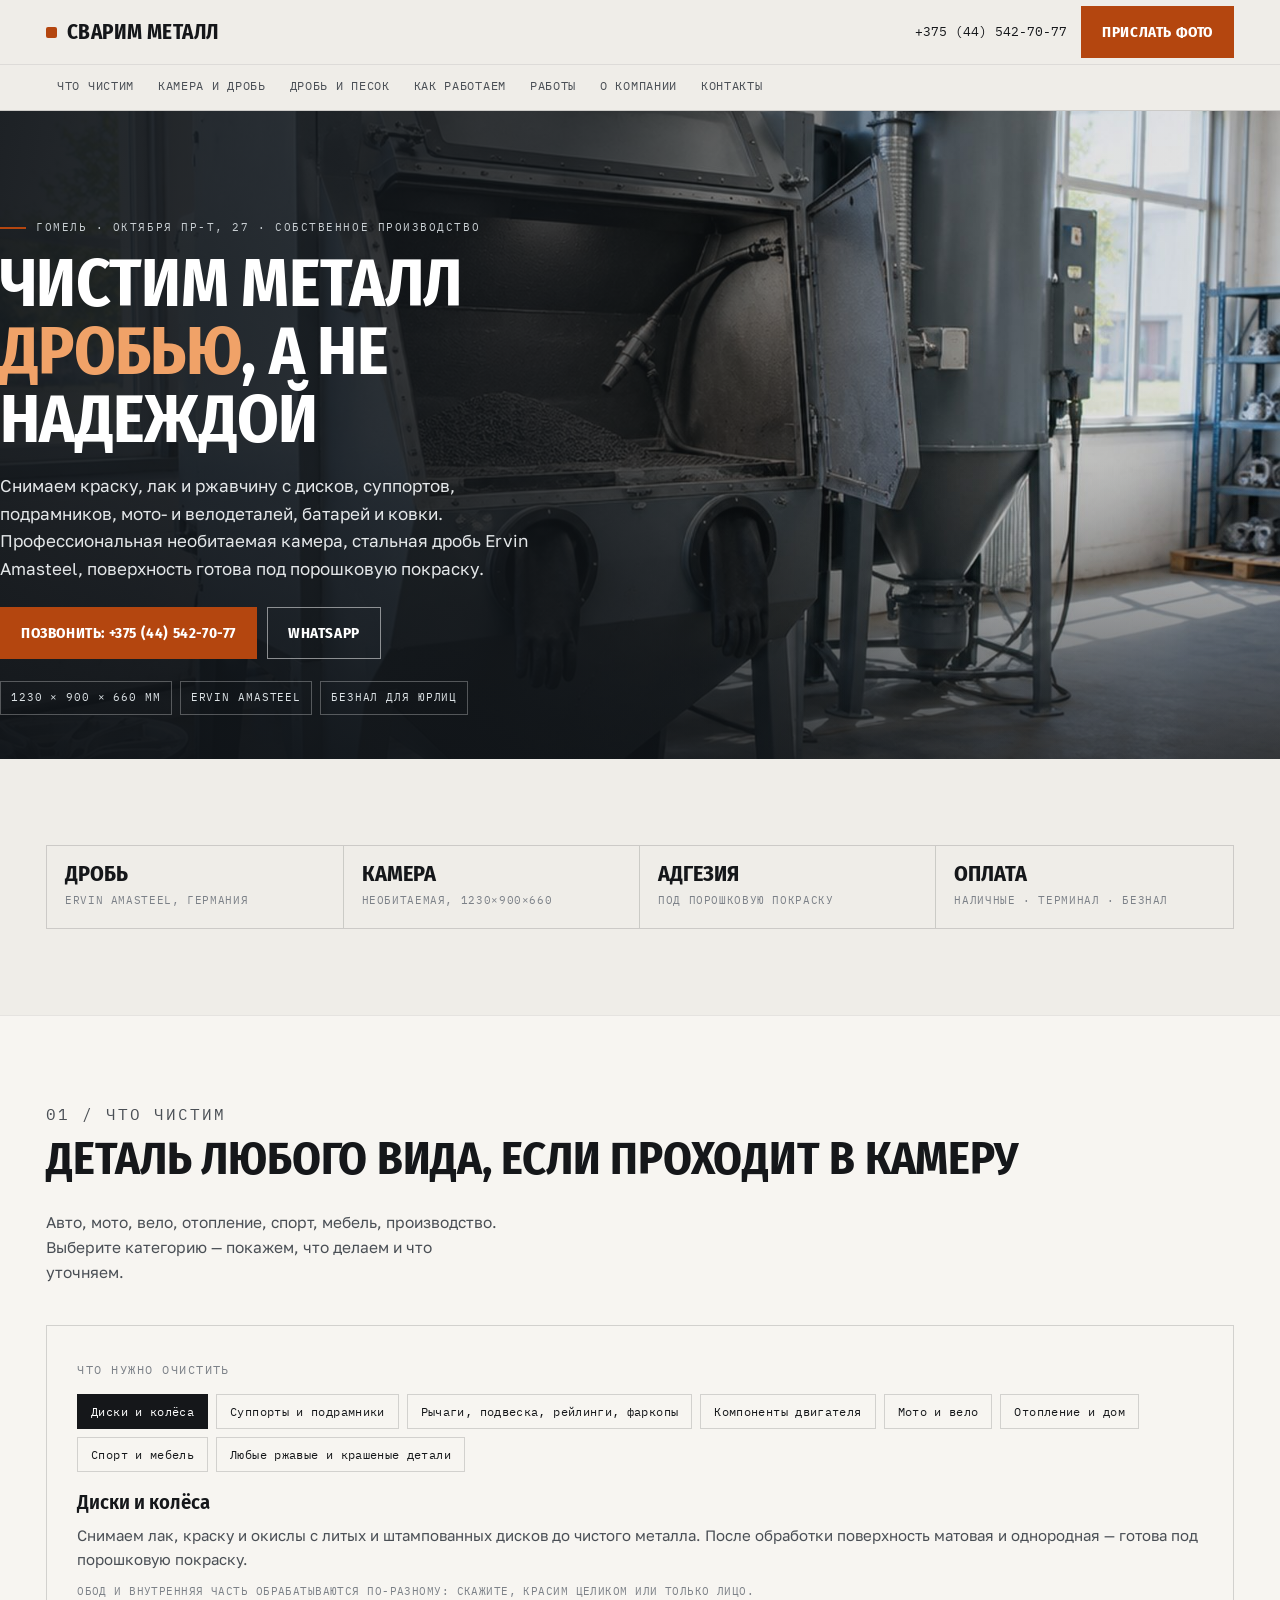
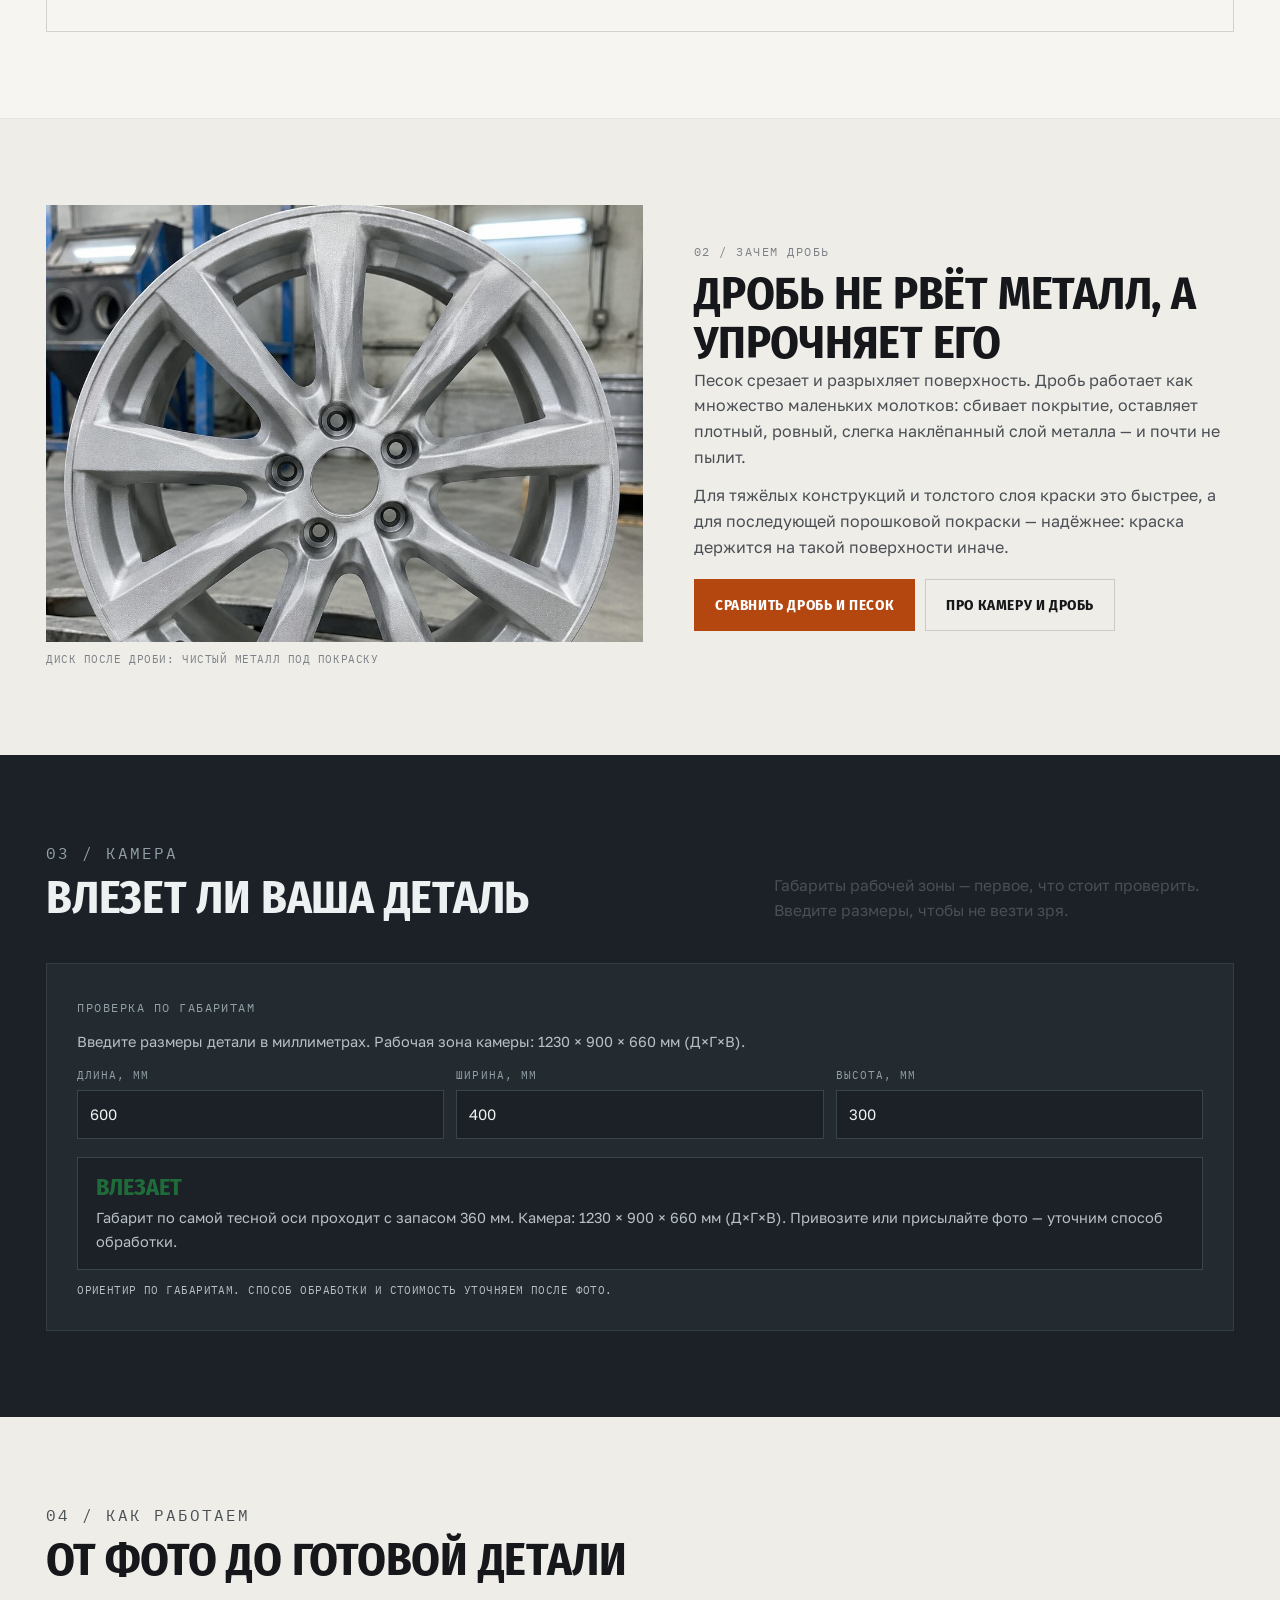
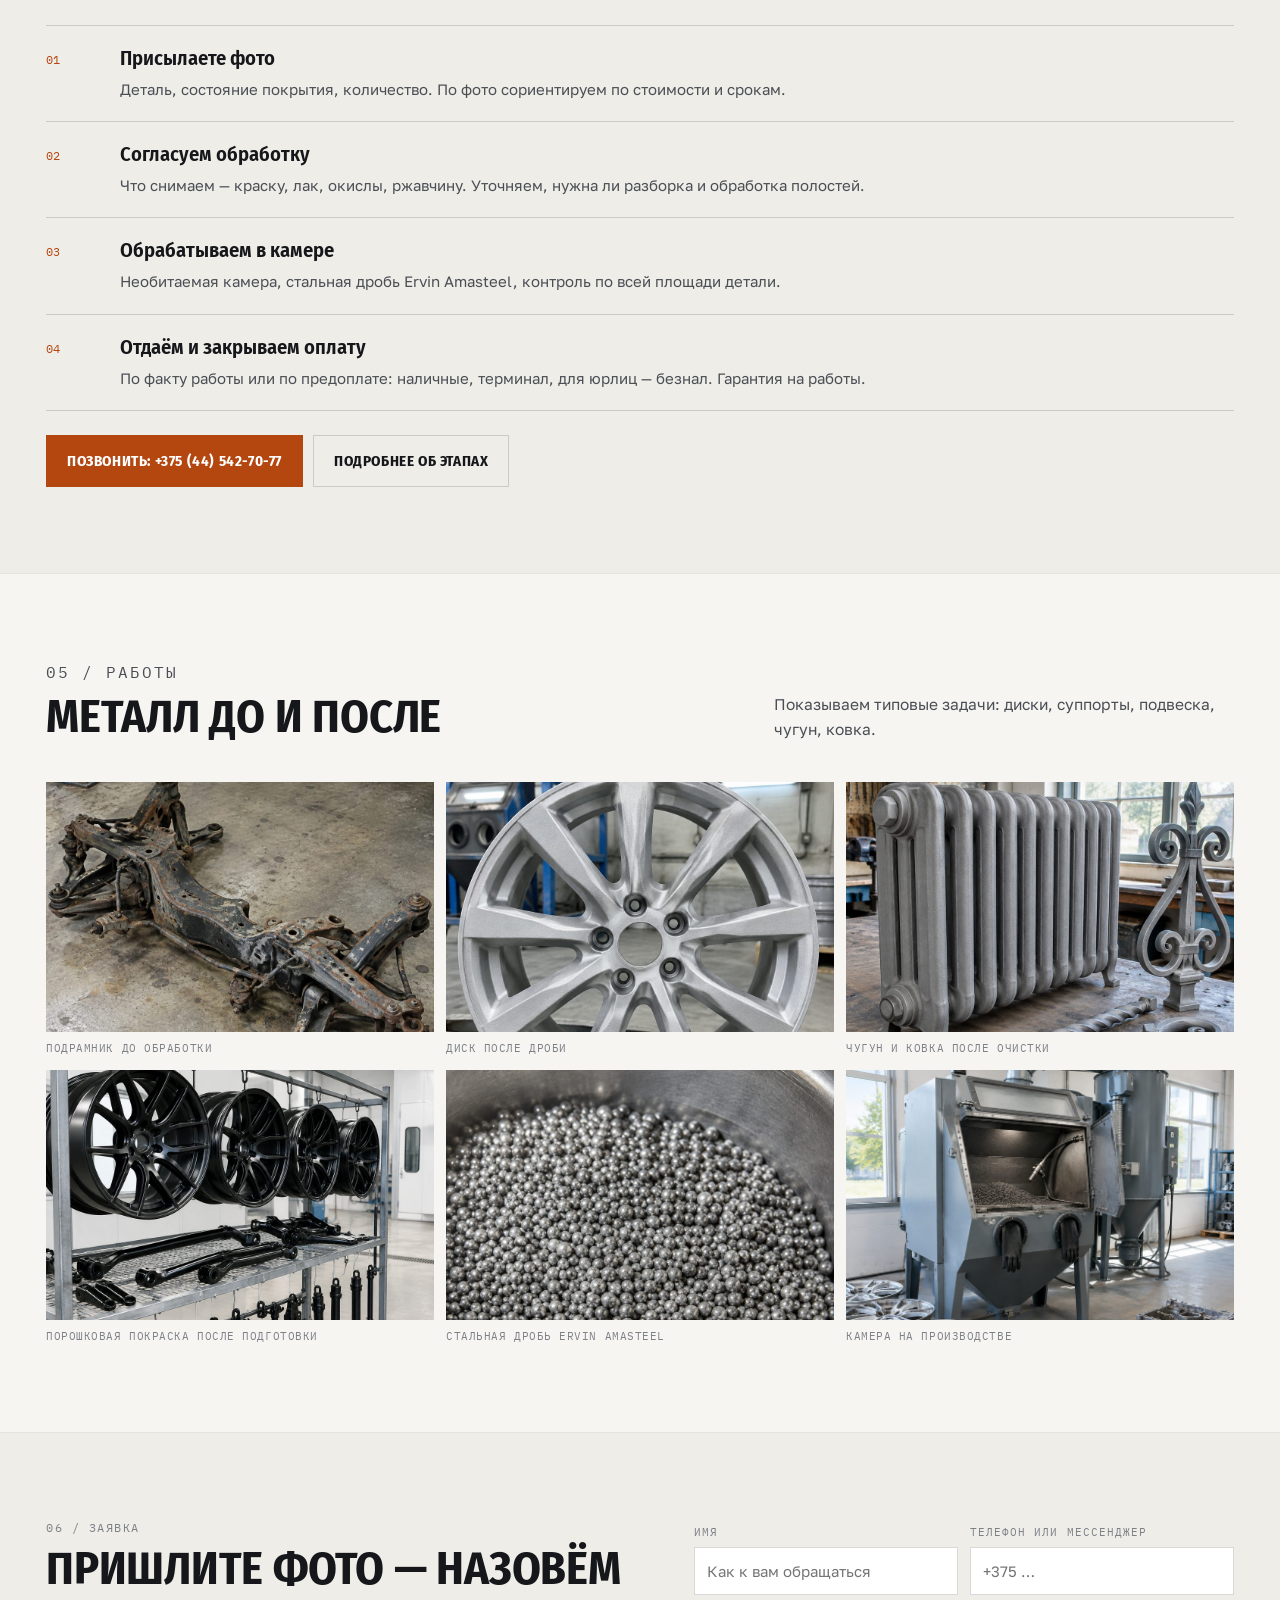
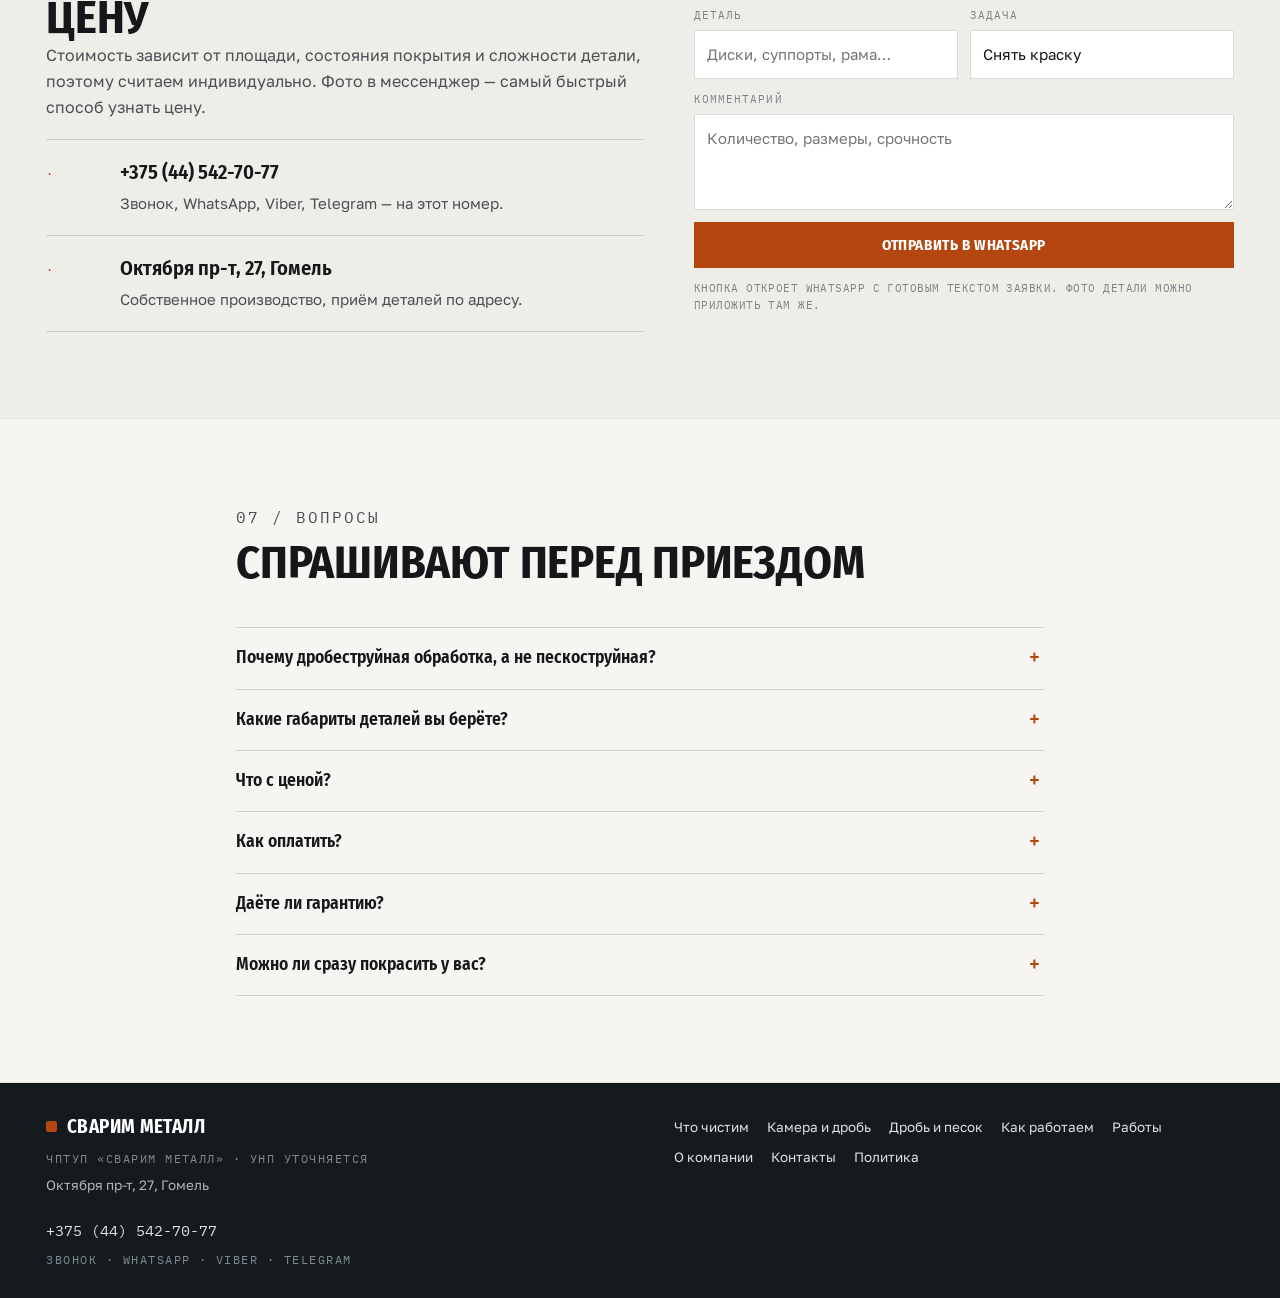
<file: index.html>
<!doctype html><html lang="ru"><head>
<meta charset="utf-8"><meta name="viewport" content="width=device-width,initial-scale=1">
<title>Дробеструйная очистка дисков и деталей в Гомеле — ЧПТУП «Сварим Металл»</title><meta name="description" content="Дробеструйная очистка автомобильных дисков, суппортов, подрамников, мото- и велодеталей, батарей и кованых изделий в Гомеле. Камера 1230×900×660 мм, дробь Ervin Amasteel, подготовка под порошковую покраску. Октября пр-т, 27. +375 (44) 542-70-77.">
<meta property="og:title" content="Дробеструйная очистка дисков и деталей в Гомеле — ЧПТУП «Сварим Металл»"><meta property="og:description" content="Дробеструйная очистка автомобильных дисков, суппортов, подрамников, мото- и велодеталей, батарей и кованых изделий в Гомеле. Камера 1230×900×660 мм, дробь Ervin Amasteel, подготовка под порошковую покраску. Октября пр-т, 27. +375 (44) 542-70-77.">
<meta property="og:type" content="website"><meta property="og:locale" content="ru_BY">
<link rel="icon" href="assets/img/favicon.svg" type="image/svg+xml">
<link rel="preconnect" href="https://fonts.googleapis.com"><link rel="preconnect" href="https://fonts.gstatic.com" crossorigin>
<link href="https://fonts.googleapis.com/css2?family=Fira+Sans+Condensed:wght@500;600;700;800&family=Golos+Text:wght@400;500;600&family=IBM+Plex+Mono:wght@400;500&display=swap" rel="stylesheet">
<style>
:root{--paper:#EFEDE8;--paper2:#F7F5F1;--ink:#15171A;--ink2:#4A4F55;--ink3:#7C8188;--steel:#33424D;
--signal:#B4460F;--line:rgba(21,23,26,.16);--line2:rgba(21,23,26,.08);
--f-d:'Fira Sans Condensed',Arial,sans-serif;--f-t:'Golos Text',Arial,sans-serif;--f-m:'IBM Plex Mono',monospace}
*{box-sizing:border-box}
body{margin:0;background:var(--paper);color:var(--ink);font:16px/1.62 var(--f-t);-webkit-text-size-adjust:100%}
body.is-locked{overflow:hidden}
img{max-width:100%;display:block}
a{color:inherit}
.wrap{max-width:1320px;margin-inline:auto;padding-inline:clamp(16px,3.6vw,56px)}
.top{position:sticky;top:0;z-index:40;background:rgba(239,237,232,.97);border-bottom:1px solid var(--line);backdrop-filter:blur(8px)}
.top__row{display:flex;align-items:center;gap:14px;min-height:64px}
.brand{display:inline-flex;align-items:baseline;gap:10px;text-decoration:none;font-family:var(--f-d);font-weight:700;
font-size:21px;letter-spacing:.02em;text-transform:uppercase;line-height:1;min-width:0;overflow:hidden;white-space:nowrap}
.brand i{display:inline-block;width:11px;height:11px;background:var(--signal);border-radius:2px;flex:none;transform:translateY(-1px)}
.top__sp{flex:1;min-width:6px}
.tel{font-family:var(--f-m);font-size:13px;text-decoration:none;white-space:nowrap}
.btn{display:inline-flex;align-items:center;justify-content:center;gap:8px;padding:13px 20px;background:var(--signal);
color:#FFF;text-decoration:none;font-family:var(--f-d);font-weight:700;font-size:15px;letter-spacing:.04em;text-transform:uppercase;
border:1px solid var(--signal);white-space:nowrap}
.btn--ghost{background:transparent;color:var(--ink);border-color:var(--line)}
.burger{display:none;flex-direction:column;gap:5px;width:42px;height:42px;align-items:center;justify-content:center;
background:transparent;border:1px solid var(--line);cursor:pointer;flex:none}
.burger span{display:block;width:19px;height:2px;background:var(--ink)}
.navbar{border-top:1px solid var(--line2);position:relative}
.navbar__in{display:flex;align-items:center;gap:2px;overflow-x:auto;scrollbar-width:none;-ms-overflow-style:none}
.navbar__in::-webkit-scrollbar{display:none;height:0}
.navbar a{flex:none;font-family:var(--f-m);font-size:11.5px;letter-spacing:.06em;text-transform:uppercase;
padding:12px 11px;white-space:nowrap;text-decoration:none;color:var(--ink2);border-bottom:2px solid transparent}
.navbar a:hover{color:var(--ink)}
.navbar a[aria-current="page"]{color:var(--signal);border-color:var(--signal)}
.navbar::after{content:"";position:absolute;right:0;top:0;bottom:0;width:30px;pointer-events:none;
background:linear-gradient(90deg,rgba(239,237,232,0),rgba(239,237,232,.97))}
@media (min-width:860px){.navbar::after{display:none}}
.hero{position:relative;min-height:clamp(500px,72vh,720px);display:flex;align-items:flex-end;color:#fff;overflow:hidden;background:#232A30}
.hero__bg{position:absolute;inset:0;width:100%;height:100%;object-fit:cover}
.hero__sc{position:absolute;inset:0;background:linear-gradient(96deg,rgba(16,20,24,.94) 0%,rgba(16,20,24,.80) 42%,rgba(16,20,24,.12) 78%),
linear-gradient(0deg,rgba(16,20,24,.72),rgba(16,20,24,0) 46%)}
.hero__in{position:relative;padding:clamp(28px,6vw,68px) 0 clamp(26px,4vw,44px);width:100%}
.hero h1{font-family:var(--f-d);font-weight:700;font-size:clamp(2rem,5.2vw,4.4rem);line-height:1.02;letter-spacing:-.01em;
text-transform:uppercase;margin:14px 0 0;max-width:19ch}
.hero h1 em{font-style:normal;color:#F0A268}
.hero .lead{max-width:52ch;margin:18px 0 24px;color:#E4E7E9;font-size:17px}
.kicker{display:inline-flex;align-items:center;gap:10px;font-family:var(--f-m);font-size:11px;letter-spacing:.14em;
text-transform:uppercase;color:#C9CFD3}
.kicker i{width:26px;height:2px;background:var(--signal);display:block}
.hero__cta{display:flex;flex-wrap:wrap;gap:10px}
.fbar{position:fixed;left:0;right:0;bottom:0;z-index:45;display:none;gap:1px;background:var(--ink);border-top:1px solid #2A2E33}
.fbar a{flex:1;display:flex;align-items:center;justify-content:center;gap:7px;padding:13px 4px;color:#fff;text-decoration:none;
font-family:var(--f-d);font-weight:600;font-size:13.5px;letter-spacing:.04em;text-transform:uppercase;background:var(--ink)}
.fbar a+a{background:#20242A}
.fbar a.acc{background:var(--signal)}
.drawer{position:fixed;inset:0;z-index:60;background:rgba(12,14,16,.55);display:none;overflow-y:auto}
.drawer[data-open="true"]{display:block}
.drawer__in{background:var(--paper);min-height:100%;padding:20px clamp(16px,5vw,32px) 34px;max-width:520px;margin-left:auto}
.drawer__top{display:flex;align-items:center;justify-content:space-between;gap:12px;margin-bottom:18px}
.drawer__close{width:42px;height:42px;border:1px solid var(--line);background:transparent;font-size:20px;cursor:pointer;line-height:1}
.drawer a.dl{display:block;padding:14px 0;border-bottom:1px solid var(--line2);text-decoration:none;
font-family:var(--f-d);font-weight:600;font-size:20px;text-transform:uppercase;letter-spacing:.01em}
.drawer .btn{margin-top:20px;width:100%}
[hidden]{display:none!important}
@media (max-width:859px){.top .tel,.top .btn{display:none}.burger{display:flex}.fbar{display:flex}body{padding-bottom:54px}
.brand{font-size:18px}}
@media (max-width:400px){.brand{font-size:16px}}
</style>
<link rel="stylesheet" href="assets/css/site.v1.css">
</head><body id="top">
<header class="top">
  <div class="wrap top__row">
    <a class="brand" href="index.html"><i></i><span>СВАРИМ МЕТАЛЛ</span></a>
    <span class="top__sp"></span>
    <a class="tel" href="tel:+375445427077">+375 (44) 542-70-77</a>
    <a class="btn" href="https://wa.me/375445427077" target="_blank" rel="noopener">Прислать фото</a>
    <button class="burger" id="burger" aria-label="Меню" aria-expanded="false" aria-controls="drawer"><span></span><span></span><span></span></button>
  </div>
  <nav class="navbar" aria-label="Страницы сайта"><div class="wrap navbar__in"><a href="uslugi.html">Что чистим</a><a href="kamera.html">Камера и дробь</a><a href="sravnenie.html">Дробь и песок</a><a href="kak-rabotaem.html">Как работаем</a><a href="raboty.html">Работы</a><a href="o-kompanii.html">О компании</a><a href="kontakty.html">Контакты</a></div></nav>
</header>
<div class="drawer" id="drawer" data-open="false" hidden>
  <div class="drawer__in" role="dialog" aria-modal="true" aria-label="Меню">
    <div class="drawer__top"><span class="mono">Меню</span><button class="drawer__close" id="drawerClose" aria-label="Закрыть">×</button></div>
    
    <a class="dl" href="index.html">Главная</a>
    <a class="dl" href="uslugi.html">Что чистим</a><a class="dl" href="kamera.html">Камера и дробь</a><a class="dl" href="sravnenie.html">Дробь и песок</a><a class="dl" href="kak-rabotaem.html">Как работаем</a><a class="dl" href="raboty.html">Работы</a><a class="dl" href="o-kompanii.html">О компании</a><a class="dl" href="kontakty.html">Контакты</a>
    <a class="dl" href="politika.html">Политика</a>
    <a class="btn" href="https://wa.me/375445427077" target="_blank" rel="noopener">Прислать фото в мессенджер</a>
  </div>
</div>
<section class="hero">
  <img class="hero__bg" src="assets/img/hero.jpg" alt="Дробеструйная камера в цеху, рядом диски и металлические детали">
  <div class="hero__sc"></div>
  <div class="wrap hero__in">
    <span class="kicker"><i></i>Гомель · Октября пр-т, 27 · собственное производство</span>
    <h1>Чистим металл <em>дробью</em>, а не надеждой</h1>
    <p class="lead">Снимаем краску, лак и ржавчину с дисков, суппортов, подрамников, мото- и велодеталей, батарей и ковки. Профессиональная необитаемая камера, стальная дробь Ervin Amasteel, поверхность готова под порошковую покраску.</p>
    <div class="hero__cta"><a class="btn" href="tel:+375445427077">Позвонить: +375 (44) 542-70-77</a><a class="btn btn--ghost" style="color:#fff;border-color:rgba(255,255,255,.5)" href="https://wa.me/375445427077" target="_blank" rel="noopener">WhatsApp</a></div>
    <div style="display:flex;flex-wrap:wrap;gap:8px;margin-top:22px"><span class="badge" style="color:#DDE3E6;border-color:rgba(255,255,255,.28)">1230 × 900 × 660 мм</span><span class="badge" style="color:#DDE3E6;border-color:rgba(255,255,255,.28)">Ervin Amasteel</span><span class="badge" style="color:#DDE3E6;border-color:rgba(255,255,255,.28)">безнал для юрлиц</span></div>
  </div>
</section>
<main>
<section class="sec"><div class="wrap">
  <div class="facts">
    <div><b>Дробь</b><span>Ervin Amasteel, Германия</span></div>
    <div><b>Камера</b><span>необитаемая, 1230×900×660</span></div>
    <div><b>Адгезия</b><span>под порошковую покраску</span></div>
    <div><b>Оплата</b><span>наличные · терминал · безнал</span></div>
  </div>
</div></section>

<section class="sec sec--paper2"><div class="wrap">
  <div class="shead"><div><p class="mono" style="margin-bottom:8px">01 / Что чистим</p><h2>Деталь любого вида, если проходит в камеру</h2></div>
  <p>Авто, мото, вело, отопление, спорт, мебель, производство. Выберите категорию — покажем, что делаем и что уточняем.</p></div>
  <div class="calc">
  <span class="mono">Что нужно очистить</span>
  <div class="chips" style="margin:12px 0 18px"><button class="chip" type="button" data-p="disk" aria-pressed="false">Диски и колёса</button><button class="chip" type="button" data-p="support" aria-pressed="false">Суппорты и подрамники</button><button class="chip" type="button" data-p="susp" aria-pressed="false">Рычаги, подвеска, рейлинги, фаркопы</button><button class="chip" type="button" data-p="engine" aria-pressed="false">Компоненты двигателя</button><button class="chip" type="button" data-p="moto" aria-pressed="false">Мото и вело</button><button class="chip" type="button" data-p="home" aria-pressed="false">Отопление и дом</button><button class="chip" type="button" data-p="sport" aria-pressed="false">Спорт и мебель</button><button class="chip" type="button" data-p="any" aria-pressed="false">Любые ржавые и крашеные детали</button></div>
  <h3 id="p-title" style="margin-bottom:8px">—</h3>
  <div id="p-body" class="muted" style="font-size:15px"></div>
  <p class="form__note" id="p-note" style="margin:12px 0 0"></p>
</div>
<script type="application/json" id="parts-data">{"disk": {"t": "Диски и колёса", "b": "<p>Снимаем лак, краску и окислы с литых и штампованных дисков до чистого металла. После обработки поверхность матовая и однородная — готова под порошковую покраску.<\/p>", "n": "Обод и внутренняя часть обрабатываются по-разному: скажите, красим целиком или только лицо."}, "support": {"t": "Суппорты и подрамники", "b": "<p>Чугун и сталь после дробеструйной очистки осветляются до ровного серого тона, ржавчина и старая краска уходят из полостей и углов.<\/p>", "n": "Пришлите фото узла целиком и отдельно проблемных мест — по ним виднее, нужна ли разборка."}, "susp": {"t": "Рычаги, подвеска, рейлинги, фаркопы", "b": "<p>Детали подвески, рейлинги, фаркопы и прочая авто-навеска чистятся без снятия металла: дробь работает по плоскости мягче, чем песок.<\/p>", "n": "Размер деталей имеет значение: рабочая зона камеры 1230 × 900 × 660 мм."}, "engine": {"t": "Компоненты двигателя", "b": "<p>Блоки, крышки, коллекторы и кронштейны очищаются от нагара и коррозии перед дефектовкой и покраской.<\/p>", "n": "Полости и каналы промываются отдельно — уточним при приёме детали."}, "moto": {"t": "Мото и вело", "b": "<p>Рамы, вилки, рули, дуги, подножки, баки, велодетали и велонавеска — всё, что нужно очистить под покраску или восстановление.<\/p>", "n": "Мелкие детали лучше привозить в одной таре, чтобы не потерялись."}, "home": {"t": "Отопление и дом", "b": "<p>Чугунные батареи, радиаторы, полотенцесушители, элементы отопления, кованые изделия, фасады и венткассеты, сейфы и металлические шкафы.<\/p>", "n": "Для ковки и батарей уточним, нужна ли обработка изнутри или только снаружи."}, "sport": {"t": "Спорт и мебель", "b": "<p>Турники, гантели, гири, блины, рамы тренажёров, металлическая мебель: табуреты, подстолья, каркасы.<\/p>", "n": "Чугунные блины и гири дают ровный тон после очистки — под покраску или без неё."}, "any": {"t": "Любые ржавые и крашеные детали", "b": "<p>Удаляем старое покрытие и коррозию с любых металлических изделий, которые проходят в камеру по габаритам.<\/p>", "n": "Стоимость считаем индивидуально — пришлите фото детали в любой мессенджер."}, "__keys": ["disk", "support", "susp", "engine", "moto", "home", "sport", "any"]}</script>
</div></section>

<section class="sec"><div class="wrap split">
  <figure class="photo"><img src="assets/img/wheel.jpg" alt="Автомобильный диск после дробеструйной очистки"><figcaption>Диск после дроби: чистый металл под покраску</figcaption></figure>
  <div>
    <p class="mono" style="margin-bottom:8px">02 / Зачем дробь</p>
    <h2>Дробь не рвёт металл, а упрочняет его</h2>
    <p class="muted">Песок срезает и разрыхляет поверхность. Дробь работает как множество маленьких молотков: сбивает покрытие, оставляет плотный, ровный, слегка наклёпанный слой металла — и почти не пылит.</p>
    <p class="muted">Для тяжёлых конструкций и толстого слоя краски это быстрее, а для последующей порошковой покраски — надёжнее: краска держится на такой поверхности иначе.</p>
    <div class="hero__cta" style="margin-top:18px"><a class="btn" href="sravnenie.html">Сравнить дробь и песок</a><a class="btn btn--ghost" href="kamera.html">Про камеру и дробь</a></div>
  </div>
</div></section>

<section class="sec sec--dark"><div class="wrap">
  <div class="shead"><div><p class="mono" style="margin-bottom:8px">03 / Камера</p><h2>Влезет ли ваша деталь</h2></div>
  <p>Габариты рабочей зоны — первое, что стоит проверить. Введите размеры, чтобы не везти зря.</p></div>
  <div class="calc">
  <span class="mono">Проверка по габаритам</span>
  <p class="muted" style="font-size:14.5px;margin:10px 0 0">Введите размеры детали в миллиметрах. Рабочая зона камеры: 1230 × 900 × 660 мм (Д×Г×В).</p>
  <div class="calc__grid">
    <div class="field"><label for="c-l">Длина, мм</label><input id="c-l" type="number" inputmode="numeric" min="1" max="4000" value="600"></div>
    <div class="field"><label for="c-w">Ширина, мм</label><input id="c-w" type="number" inputmode="numeric" min="1" max="4000" value="400"></div>
    <div class="field"><label for="c-h">Высота, мм</label><input id="c-h" type="number" inputmode="numeric" min="1" max="4000" value="300"></div>
  </div>
  <div class="verdict" id="c-out"><b>—</b><p>Укажите три размера детали в миллиметрах.</p></div>
  <p class="form__note" style="margin:12px 0 0">Ориентир по габаритам. Способ обработки и стоимость уточняем после фото.</p>
</div>
</div></section>

<section class="sec"><div class="wrap">
  <div class="shead"><div><p class="mono" style="margin-bottom:8px">04 / Как работаем</p><h2>От фото до готовой детали</h2></div></div>
  <div class="rows">
    <div class="row"><span class="n">01</span><div><h3>Присылаете фото</h3><p>Деталь, состояние покрытия, количество. По фото сориентируем по стоимости и срокам.</p></div></div>
    <div class="row"><span class="n">02</span><div><h3>Согласуем обработку</h3><p>Что снимаем — краску, лак, окислы, ржавчину. Уточняем, нужна ли разборка и обработка полостей.</p></div></div>
    <div class="row"><span class="n">03</span><div><h3>Обрабатываем в камере</h3><p>Необитаемая камера, стальная дробь Ervin Amasteel, контроль по всей площади детали.</p></div></div>
    <div class="row"><span class="n">04</span><div><h3>Отдаём и закрываем оплату</h3><p>По факту работы или по предоплате: наличные, терминал, для юрлиц — безнал. Гарантия на работы.</p></div></div>
  </div>
  <div class="hero__cta" style="margin-top:24px"><a class="btn" href="tel:+375445427077">Позвонить: +375 (44) 542-70-77</a><a class="btn btn--ghost" href="kak-rabotaem.html">Подробнее об этапах</a></div>
</div></section>

<section class="sec sec--paper2"><div class="wrap">
  <div class="shead"><div><p class="mono" style="margin-bottom:8px">05 / Работы</p><h2>Металл до и после</h2></div><p>Показываем типовые задачи: диски, суппорты, подвеска, чугун, ковка.</p></div>
  <div class="gal">
    <figure><img src="assets/img/rust.jpg" alt="Ржавый подрамник до обработки"><figcaption>Подрамник до обработки</figcaption></figure>
    <figure><img src="assets/img/wheel.jpg" alt="Диск после дробеструйной очистки"><figcaption>Диск после дроби</figcaption></figure>
    <figure><img src="assets/img/radiator.jpg" alt="Чугунный радиатор и кованые изделия после очистки"><figcaption>Чугун и ковка после очистки</figcaption></figure>
    <figure><img src="assets/img/powder.jpg" alt="Детали после порошковой покраски"><figcaption>Порошковая покраска после подготовки</figcaption></figure>
    <figure><img src="assets/img/grit.jpg" alt="Стальная дробь крупным планом"><figcaption>Стальная дробь Ervin Amasteel</figcaption></figure>
    <figure><img src="assets/img/hero.jpg" alt="Дробеструйная камера в цеху"><figcaption>Камера на производстве</figcaption></figure>
  </div>
</div></section>

<section class="sec" id="zayavka"><div class="wrap split">
  <div>
    <p class="mono" style="margin-bottom:8px">06 / Заявка</p>
    <h2>Пришлите фото — назовём цену</h2>
    <p class="muted">Стоимость зависит от площади, состояния покрытия и сложности детали, поэтому считаем индивидуально. Фото в мессенджер — самый быстрый способ узнать цену.</p>
    <div class="rows" style="margin-top:18px">
      <div class="row"><span class="n">·</span><div><h3>+375 (44) 542-70-77</h3><p>Звонок, WhatsApp, Viber, Telegram — на этот номер.</p></div></div>
      <div class="row"><span class="n">·</span><div><h3>Октября пр-т, 27, Гомель</h3><p>Собственное производство, приём деталей по адресу.</p></div></div>
    </div>
  </div>
  <form class="form" id="leadForm" novalidate>
  <div class="form__row">
    <div class="field"><label for="f-name">Имя</label><input id="f-name" type="text" placeholder="Как к вам обращаться" autocomplete="name"></div>
    <div class="field"><label for="f-contact">Телефон или мессенджер</label><input id="f-contact" type="text" placeholder="+375 …" autocomplete="tel"></div>
  </div>
  <div class="form__row">
    <div class="field"><label for="f-part">Деталь</label><input id="f-part" type="text" placeholder="Диски, суппорты, рама…"></div>
    <div class="field"><label for="f-task">Задача</label>
      <select id="f-task">
        <option>Снять краску</option><option>Снять ржавчину</option><option>Подготовить под порошок</option>
        <option>Очистить чугун и ковку</option><option>Другое</option>
      </select></div>
  </div>
  <div class="field"><label for="f-note">Комментарий</label><textarea id="f-note" placeholder="Количество, размеры, срочность"></textarea></div>
  <button class="btn" type="submit">Отправить в WhatsApp</button>
  <p class="form__note">Кнопка откроет WhatsApp с готовым текстом заявки. Фото детали можно приложить там же.</p>
  <div class="formout" id="formout" hidden></div>
</form>
</div></section>

<section class="sec sec--paper2"><div class="wrap" style="max-width:900px">
  <div class="shead"><div><p class="mono" style="margin-bottom:8px">07 / Вопросы</p><h2>Спрашивают перед приездом</h2></div></div>
  <div class="acc"><details><summary>Почему дробеструйная обработка, а не пескоструйная?</summary><p>Дробь после удара о деталь оставляет более прочную поверхность без «разрыхления» металла, в процессе почти нет вредной пыли, а на тяжёлых конструкциях и толстом слое покрытия она работает быстрее. Плюс после дроби поверхность даёт максимальную адгезию для порошковой покраски.</p></details><details><summary>Какие габариты деталей вы берёте?</summary><p>Рабочая зона камеры — 1230 × 900 × 660 мм по длине, глубине и высоте. Всё, что проходит по этим размерам, обрабатываем в камере. Если деталь крупнее — напишите, обсудим варианты: разборка на части или отказ без оплаты.</p></details><details><summary>Что с ценой?</summary><p>Стоимость считаем индивидуально: она зависит от площади, состояния покрытия и сложности детали. Пришлите фото в любой мессенджер — сориентируем по цене до того, как вы привезёте деталь.</p></details><details><summary>Как оплатить?</summary><p>По предоплате или по факту выполненной работы: наличными или терминалом. С юридическими лицами работаем по безналичному расчёту.</p></details><details><summary>Даёте ли гарантию?</summary><p>Да, гарантия на качество выполненных работ. Если после обработки обнаружится недоочищенный участок, покажите его — вернёмся к детали.</p></details><details><summary>Можно ли сразу покрасить у вас?</summary><p>Мы готовим поверхность под порошковую покраску — после дроби она максимально восприимчива к покрытию. По покраске скажите задачу заранее: обсудим, как удобнее — красить у нас или везти на своё производство.</p></details></div>
</div></section>
</main>
<footer class="foot"><div class="wrap foot__in">
  <div>
    <a class="brand" href="index.html" style="color:#fff;font-size:19px"><i></i><span>СВАРИМ МЕТАЛЛ</span></a>
    <p class="mono" style="margin:10px 0 0">ЧПТУП «Сварим Металл» · УНП уточняется</p>
    <p style="margin:6px 0 0">Октября пр-т, 27, Гомель</p>
  </div>
  <nav class="foot__nav"><a href="uslugi.html">Что чистим</a><a href="kamera.html">Камера и дробь</a><a href="sravnenie.html">Дробь и песок</a><a href="kak-rabotaem.html">Как работаем</a><a href="raboty.html">Работы</a><a href="o-kompanii.html">О компании</a><a href="kontakty.html">Контакты</a><a href="politika.html">Политика</a></nav>
  <div>
    <a href="tel:+375445427077" style="font-family:var(--f-m);font-size:15px">+375 (44) 542-70-77</a>
    <p class="mono" style="margin:8px 0 0">звонок · WhatsApp · Viber · Telegram</p>
  </div>
</div></footer>
<div class="fbar">
  <a class="acc" href="tel:+375445427077">Позвонить</a>
  <a href="https://wa.me/375445427077" target="_blank" rel="noopener">WhatsApp</a>
  <a href="kontakty.html#zayavka">Заявка</a>
</div>
<script src="assets/js/main.v1.js" defer></script></body></html>
</file>
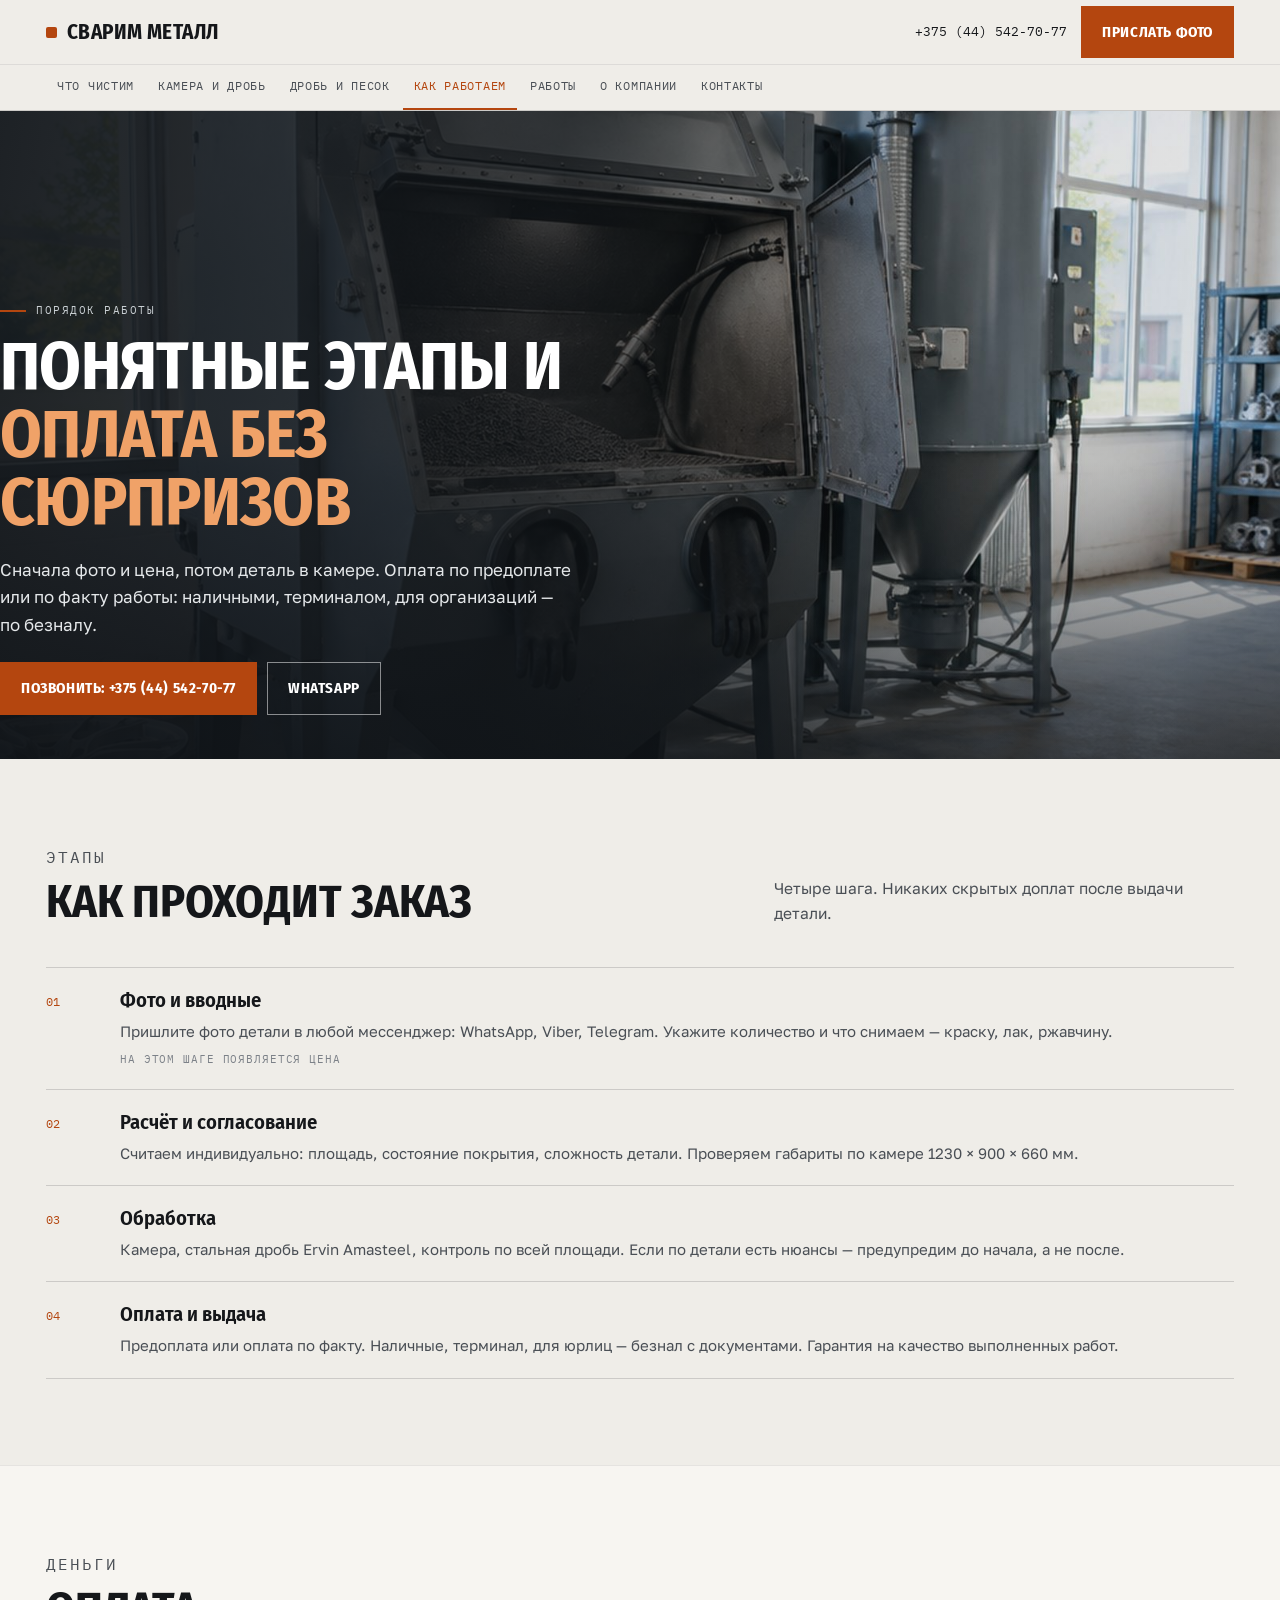
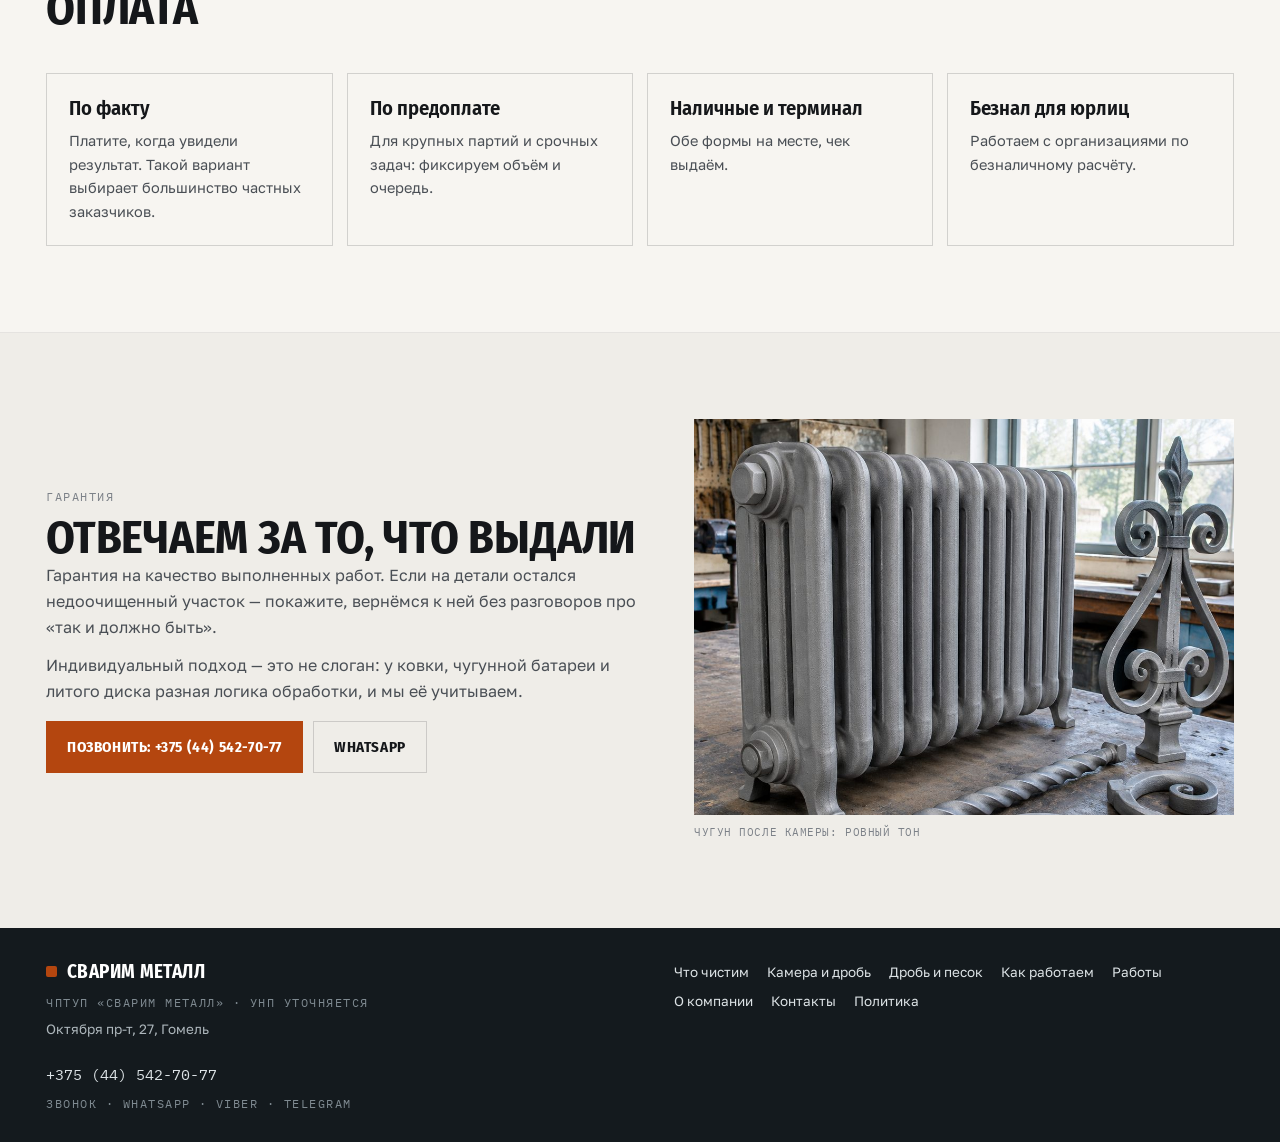
<file: kak-rabotaem.html>
<!doctype html><html lang="ru"><head>
<meta charset="utf-8"><meta name="viewport" content="width=device-width,initial-scale=1">
<title>Как работаем: этапы, оплата и гарантия — Сварим Металл, Гомель</title><meta name="description" content="Как мы работаем: фото детали в мессенджер, расчёт стоимости, обработка в камере, выдача. Оплата наличными, терминалом, по безналу для юрлиц. Гарантия на качество работ.">
<meta property="og:title" content="Как работаем: этапы, оплата и гарантия — Сварим Металл, Гомель"><meta property="og:description" content="Как мы работаем: фото детали в мессенджер, расчёт стоимости, обработка в камере, выдача. Оплата наличными, терминалом, по безналу для юрлиц. Гарантия на качество работ.">
<meta property="og:type" content="website"><meta property="og:locale" content="ru_BY">
<link rel="icon" href="assets/img/favicon.svg" type="image/svg+xml">
<link rel="preconnect" href="https://fonts.googleapis.com"><link rel="preconnect" href="https://fonts.gstatic.com" crossorigin>
<link href="https://fonts.googleapis.com/css2?family=Fira+Sans+Condensed:wght@500;600;700;800&family=Golos+Text:wght@400;500;600&family=IBM+Plex+Mono:wght@400;500&display=swap" rel="stylesheet">
<style>
:root{--paper:#EFEDE8;--paper2:#F7F5F1;--ink:#15171A;--ink2:#4A4F55;--ink3:#7C8188;--steel:#33424D;
--signal:#B4460F;--line:rgba(21,23,26,.16);--line2:rgba(21,23,26,.08);
--f-d:'Fira Sans Condensed',Arial,sans-serif;--f-t:'Golos Text',Arial,sans-serif;--f-m:'IBM Plex Mono',monospace}
*{box-sizing:border-box}
body{margin:0;background:var(--paper);color:var(--ink);font:16px/1.62 var(--f-t);-webkit-text-size-adjust:100%}
body.is-locked{overflow:hidden}
img{max-width:100%;display:block}
a{color:inherit}
.wrap{max-width:1320px;margin-inline:auto;padding-inline:clamp(16px,3.6vw,56px)}
.top{position:sticky;top:0;z-index:40;background:rgba(239,237,232,.97);border-bottom:1px solid var(--line);backdrop-filter:blur(8px)}
.top__row{display:flex;align-items:center;gap:14px;min-height:64px}
.brand{display:inline-flex;align-items:baseline;gap:10px;text-decoration:none;font-family:var(--f-d);font-weight:700;
font-size:21px;letter-spacing:.02em;text-transform:uppercase;line-height:1;min-width:0;overflow:hidden;white-space:nowrap}
.brand i{display:inline-block;width:11px;height:11px;background:var(--signal);border-radius:2px;flex:none;transform:translateY(-1px)}
.top__sp{flex:1;min-width:6px}
.tel{font-family:var(--f-m);font-size:13px;text-decoration:none;white-space:nowrap}
.btn{display:inline-flex;align-items:center;justify-content:center;gap:8px;padding:13px 20px;background:var(--signal);
color:#FFF;text-decoration:none;font-family:var(--f-d);font-weight:700;font-size:15px;letter-spacing:.04em;text-transform:uppercase;
border:1px solid var(--signal);white-space:nowrap}
.btn--ghost{background:transparent;color:var(--ink);border-color:var(--line)}
.burger{display:none;flex-direction:column;gap:5px;width:42px;height:42px;align-items:center;justify-content:center;
background:transparent;border:1px solid var(--line);cursor:pointer;flex:none}
.burger span{display:block;width:19px;height:2px;background:var(--ink)}
.navbar{border-top:1px solid var(--line2);position:relative}
.navbar__in{display:flex;align-items:center;gap:2px;overflow-x:auto;scrollbar-width:none;-ms-overflow-style:none}
.navbar__in::-webkit-scrollbar{display:none;height:0}
.navbar a{flex:none;font-family:var(--f-m);font-size:11.5px;letter-spacing:.06em;text-transform:uppercase;
padding:12px 11px;white-space:nowrap;text-decoration:none;color:var(--ink2);border-bottom:2px solid transparent}
.navbar a:hover{color:var(--ink)}
.navbar a[aria-current="page"]{color:var(--signal);border-color:var(--signal)}
.navbar::after{content:"";position:absolute;right:0;top:0;bottom:0;width:30px;pointer-events:none;
background:linear-gradient(90deg,rgba(239,237,232,0),rgba(239,237,232,.97))}
@media (min-width:860px){.navbar::after{display:none}}
.hero{position:relative;min-height:clamp(500px,72vh,720px);display:flex;align-items:flex-end;color:#fff;overflow:hidden;background:#232A30}
.hero__bg{position:absolute;inset:0;width:100%;height:100%;object-fit:cover}
.hero__sc{position:absolute;inset:0;background:linear-gradient(96deg,rgba(16,20,24,.94) 0%,rgba(16,20,24,.80) 42%,rgba(16,20,24,.12) 78%),
linear-gradient(0deg,rgba(16,20,24,.72),rgba(16,20,24,0) 46%)}
.hero__in{position:relative;padding:clamp(28px,6vw,68px) 0 clamp(26px,4vw,44px);width:100%}
.hero h1{font-family:var(--f-d);font-weight:700;font-size:clamp(2rem,5.2vw,4.4rem);line-height:1.02;letter-spacing:-.01em;
text-transform:uppercase;margin:14px 0 0;max-width:19ch}
.hero h1 em{font-style:normal;color:#F0A268}
.hero .lead{max-width:52ch;margin:18px 0 24px;color:#E4E7E9;font-size:17px}
.kicker{display:inline-flex;align-items:center;gap:10px;font-family:var(--f-m);font-size:11px;letter-spacing:.14em;
text-transform:uppercase;color:#C9CFD3}
.kicker i{width:26px;height:2px;background:var(--signal);display:block}
.hero__cta{display:flex;flex-wrap:wrap;gap:10px}
.fbar{position:fixed;left:0;right:0;bottom:0;z-index:45;display:none;gap:1px;background:var(--ink);border-top:1px solid #2A2E33}
.fbar a{flex:1;display:flex;align-items:center;justify-content:center;gap:7px;padding:13px 4px;color:#fff;text-decoration:none;
font-family:var(--f-d);font-weight:600;font-size:13.5px;letter-spacing:.04em;text-transform:uppercase;background:var(--ink)}
.fbar a+a{background:#20242A}
.fbar a.acc{background:var(--signal)}
.drawer{position:fixed;inset:0;z-index:60;background:rgba(12,14,16,.55);display:none;overflow-y:auto}
.drawer[data-open="true"]{display:block}
.drawer__in{background:var(--paper);min-height:100%;padding:20px clamp(16px,5vw,32px) 34px;max-width:520px;margin-left:auto}
.drawer__top{display:flex;align-items:center;justify-content:space-between;gap:12px;margin-bottom:18px}
.drawer__close{width:42px;height:42px;border:1px solid var(--line);background:transparent;font-size:20px;cursor:pointer;line-height:1}
.drawer a.dl{display:block;padding:14px 0;border-bottom:1px solid var(--line2);text-decoration:none;
font-family:var(--f-d);font-weight:600;font-size:20px;text-transform:uppercase;letter-spacing:.01em}
.drawer .btn{margin-top:20px;width:100%}
[hidden]{display:none!important}
@media (max-width:859px){.top .tel,.top .btn{display:none}.burger{display:flex}.fbar{display:flex}body{padding-bottom:54px}
.brand{font-size:18px}}
@media (max-width:400px){.brand{font-size:16px}}
</style>
<link rel="stylesheet" href="assets/css/site.v1.css">
</head><body id="top">
<header class="top">
  <div class="wrap top__row">
    <a class="brand" href="index.html"><i></i><span>СВАРИМ МЕТАЛЛ</span></a>
    <span class="top__sp"></span>
    <a class="tel" href="tel:+375445427077">+375 (44) 542-70-77</a>
    <a class="btn" href="https://wa.me/375445427077" target="_blank" rel="noopener">Прислать фото</a>
    <button class="burger" id="burger" aria-label="Меню" aria-expanded="false" aria-controls="drawer"><span></span><span></span><span></span></button>
  </div>
  <nav class="navbar" aria-label="Страницы сайта"><div class="wrap navbar__in"><a href="uslugi.html">Что чистим</a><a href="kamera.html">Камера и дробь</a><a href="sravnenie.html">Дробь и песок</a><a href="kak-rabotaem.html" aria-current="page">Как работаем</a><a href="raboty.html">Работы</a><a href="o-kompanii.html">О компании</a><a href="kontakty.html">Контакты</a></div></nav>
</header>
<div class="drawer" id="drawer" data-open="false" hidden>
  <div class="drawer__in" role="dialog" aria-modal="true" aria-label="Меню">
    <div class="drawer__top"><span class="mono">Меню</span><button class="drawer__close" id="drawerClose" aria-label="Закрыть">×</button></div>
    
    <a class="dl" href="index.html">Главная</a>
    <a class="dl" href="uslugi.html">Что чистим</a><a class="dl" href="kamera.html">Камера и дробь</a><a class="dl" href="sravnenie.html">Дробь и песок</a><a class="dl" href="kak-rabotaem.html">Как работаем</a><a class="dl" href="raboty.html">Работы</a><a class="dl" href="o-kompanii.html">О компании</a><a class="dl" href="kontakty.html">Контакты</a>
    <a class="dl" href="politika.html">Политика</a>
    <a class="btn" href="https://wa.me/375445427077" target="_blank" rel="noopener">Прислать фото в мессенджер</a>
  </div>
</div>
<section class="hero">
  <img class="hero__bg" src="assets/img/hero.jpg" alt="Дробеструйная камера">
  <div class="hero__sc"></div>
  <div class="wrap hero__in">
    <span class="kicker"><i></i>Порядок работы</span>
    <h1>Понятные этапы и <em>оплата без сюрпризов</em></h1>
    <p class="lead">Сначала фото и цена, потом деталь в камере. Оплата по предоплате или по факту работы: наличными, терминалом, для организаций — по безналу.</p>
    <div class="hero__cta"><a class="btn" href="tel:+375445427077">Позвонить: +375 (44) 542-70-77</a><a class="btn btn--ghost" style="color:#fff;border-color:rgba(255,255,255,.5)" href="https://wa.me/375445427077" target="_blank" rel="noopener">WhatsApp</a></div>
    
  </div>
</section>
<main>
<section class="sec"><div class="wrap">
  <div class="shead"><div><p class="mono" style="margin-bottom:8px">Этапы</p><h2>Как проходит заказ</h2></div><p>Четыре шага. Никаких скрытых доплат после выдачи детали.</p></div>
  <div class="rows">
    <div class="row"><span class="n">01</span><div><h3>Фото и вводные</h3><p>Пришлите фото детали в любой мессенджер: WhatsApp, Viber, Telegram. Укажите количество и что снимаем — краску, лак, ржавчину.</p><div class="row__tag">на этом шаге появляется цена</div></div></div>
    <div class="row"><span class="n">02</span><div><h3>Расчёт и согласование</h3><p>Считаем индивидуально: площадь, состояние покрытия, сложность детали. Проверяем габариты по камере 1230 × 900 × 660 мм.</p></div></div>
    <div class="row"><span class="n">03</span><div><h3>Обработка</h3><p>Камера, стальная дробь Ervin Amasteel, контроль по всей площади. Если по детали есть нюансы — предупредим до начала, а не после.</p></div></div>
    <div class="row"><span class="n">04</span><div><h3>Оплата и выдача</h3><p>Предоплата или оплата по факту. Наличные, терминал, для юрлиц — безнал с документами. Гарантия на качество выполненных работ.</p></div></div>
  </div>
</div></section>
<section class="sec sec--paper2"><div class="wrap">
  <div class="shead"><div><p class="mono" style="margin-bottom:8px">Деньги</p><h2>Оплата</h2></div></div>
  <div class="cards">
    <div class="card"><h3>По факту</h3><p>Платите, когда увидели результат. Такой вариант выбирает большинство частных заказчиков.</p></div>
    <div class="card"><h3>По предоплате</h3><p>Для крупных партий и срочных задач: фиксируем объём и очередь.</p></div>
    <div class="card"><h3>Наличные и терминал</h3><p>Обе формы на месте, чек выдаём.</p></div>
    <div class="card"><h3>Безнал для юрлиц</h3><p>Работаем с организациями по безналичному расчёту.</p></div>
  </div>
</div></section>
<section class="sec"><div class="wrap split">
  <div><p class="mono" style="margin-bottom:8px">Гарантия</p><h2>Отвечаем за то, что выдали</h2>
    <p class="muted">Гарантия на качество выполненных работ. Если на детали остался недоочищенный участок — покажите, вернёмся к ней без разговоров про «так и должно быть».</p>
    <p class="muted">Индивидуальный подход — это не слоган: у ковки, чугунной батареи и литого диска разная логика обработки, и мы её учитываем.</p>
    <div class="hero__cta" style="margin-top:16px"><a class="btn" href="tel:+375445427077">Позвонить: +375 (44) 542-70-77</a><a class="btn btn--ghost" href="https://wa.me/375445427077" target="_blank" rel="noopener">WhatsApp</a></div>
  </div>
  <figure class="photo"><img src="assets/img/radiator.jpg" alt="Чугунные изделия после очистки"><figcaption>Чугун после камеры: ровный тон</figcaption></figure>
</div></section>
</main>
<footer class="foot"><div class="wrap foot__in">
  <div>
    <a class="brand" href="index.html" style="color:#fff;font-size:19px"><i></i><span>СВАРИМ МЕТАЛЛ</span></a>
    <p class="mono" style="margin:10px 0 0">ЧПТУП «Сварим Металл» · УНП уточняется</p>
    <p style="margin:6px 0 0">Октября пр-т, 27, Гомель</p>
  </div>
  <nav class="foot__nav"><a href="uslugi.html">Что чистим</a><a href="kamera.html">Камера и дробь</a><a href="sravnenie.html">Дробь и песок</a><a href="kak-rabotaem.html">Как работаем</a><a href="raboty.html">Работы</a><a href="o-kompanii.html">О компании</a><a href="kontakty.html">Контакты</a><a href="politika.html">Политика</a></nav>
  <div>
    <a href="tel:+375445427077" style="font-family:var(--f-m);font-size:15px">+375 (44) 542-70-77</a>
    <p class="mono" style="margin:8px 0 0">звонок · WhatsApp · Viber · Telegram</p>
  </div>
</div></footer>
<div class="fbar">
  <a class="acc" href="tel:+375445427077">Позвонить</a>
  <a href="https://wa.me/375445427077" target="_blank" rel="noopener">WhatsApp</a>
  <a href="kontakty.html#zayavka">Заявка</a>
</div>
<script src="assets/js/main.v1.js" defer></script></body></html>
</file>
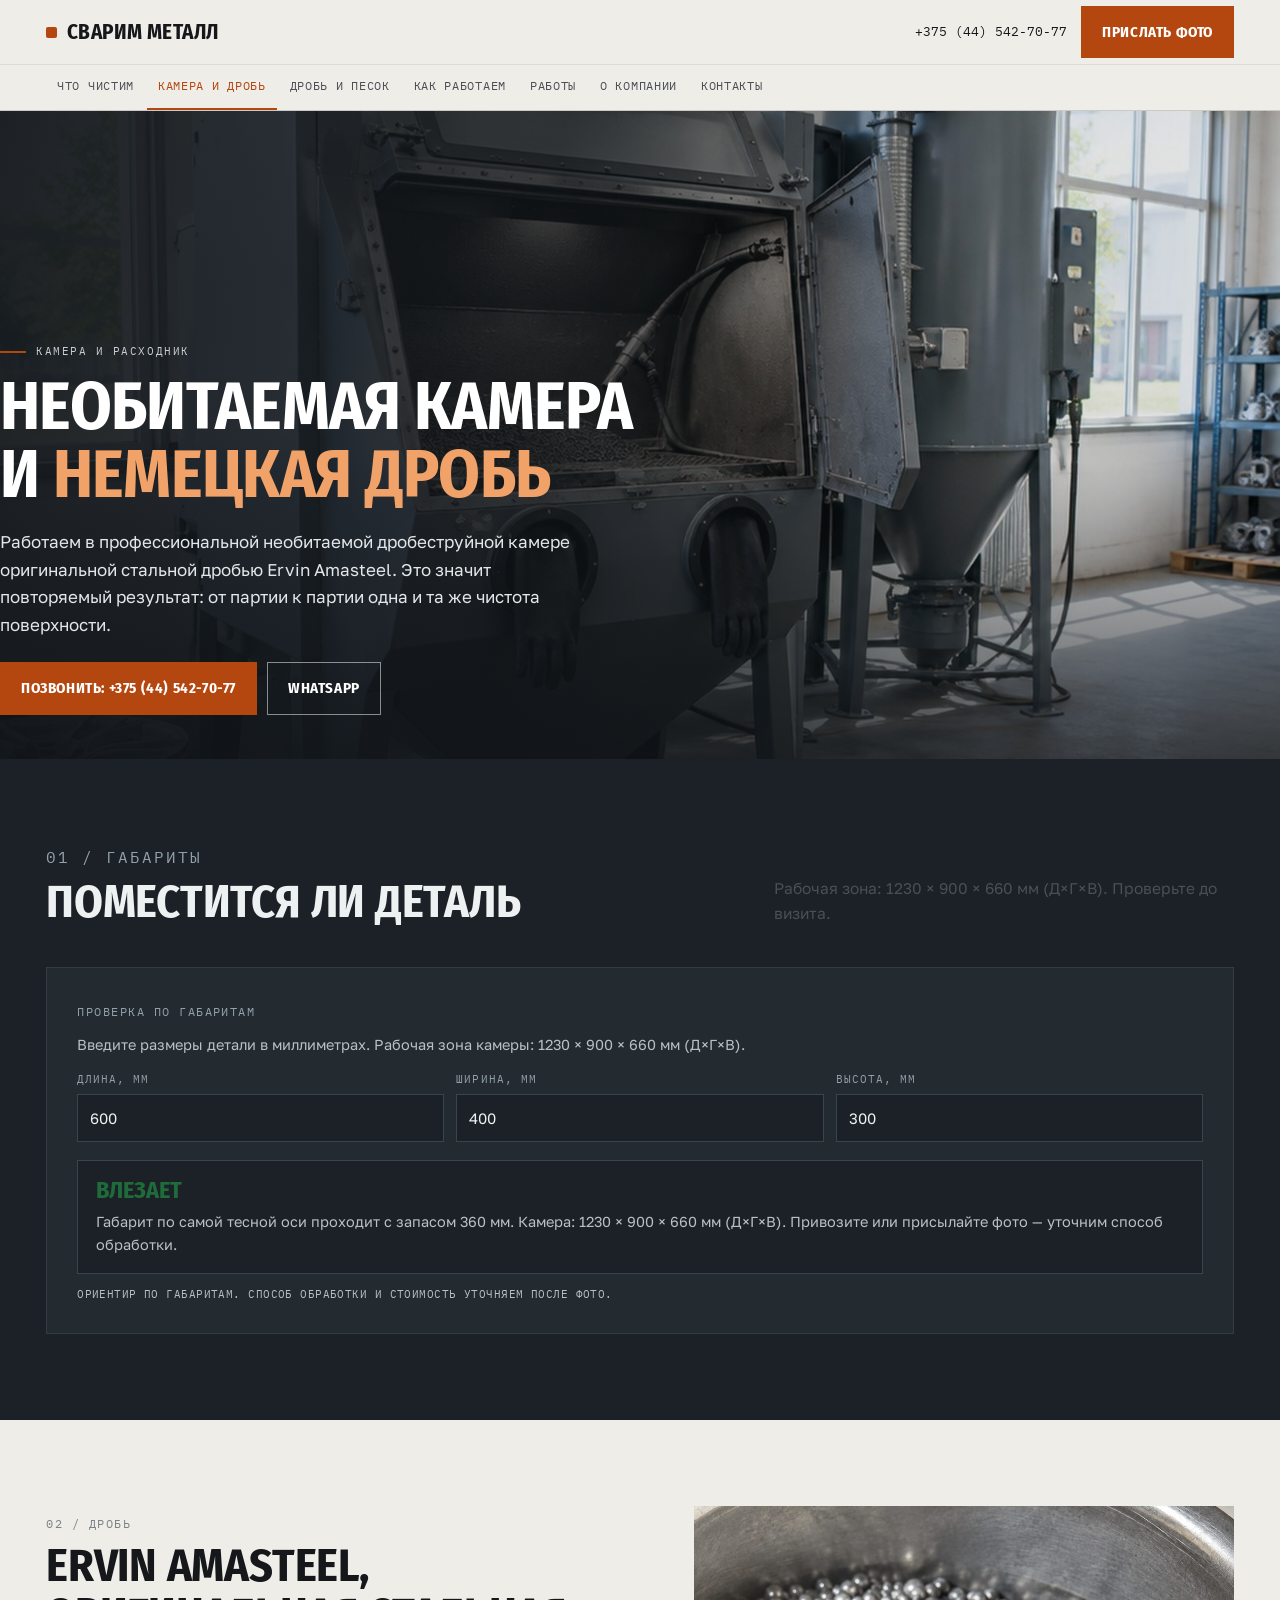
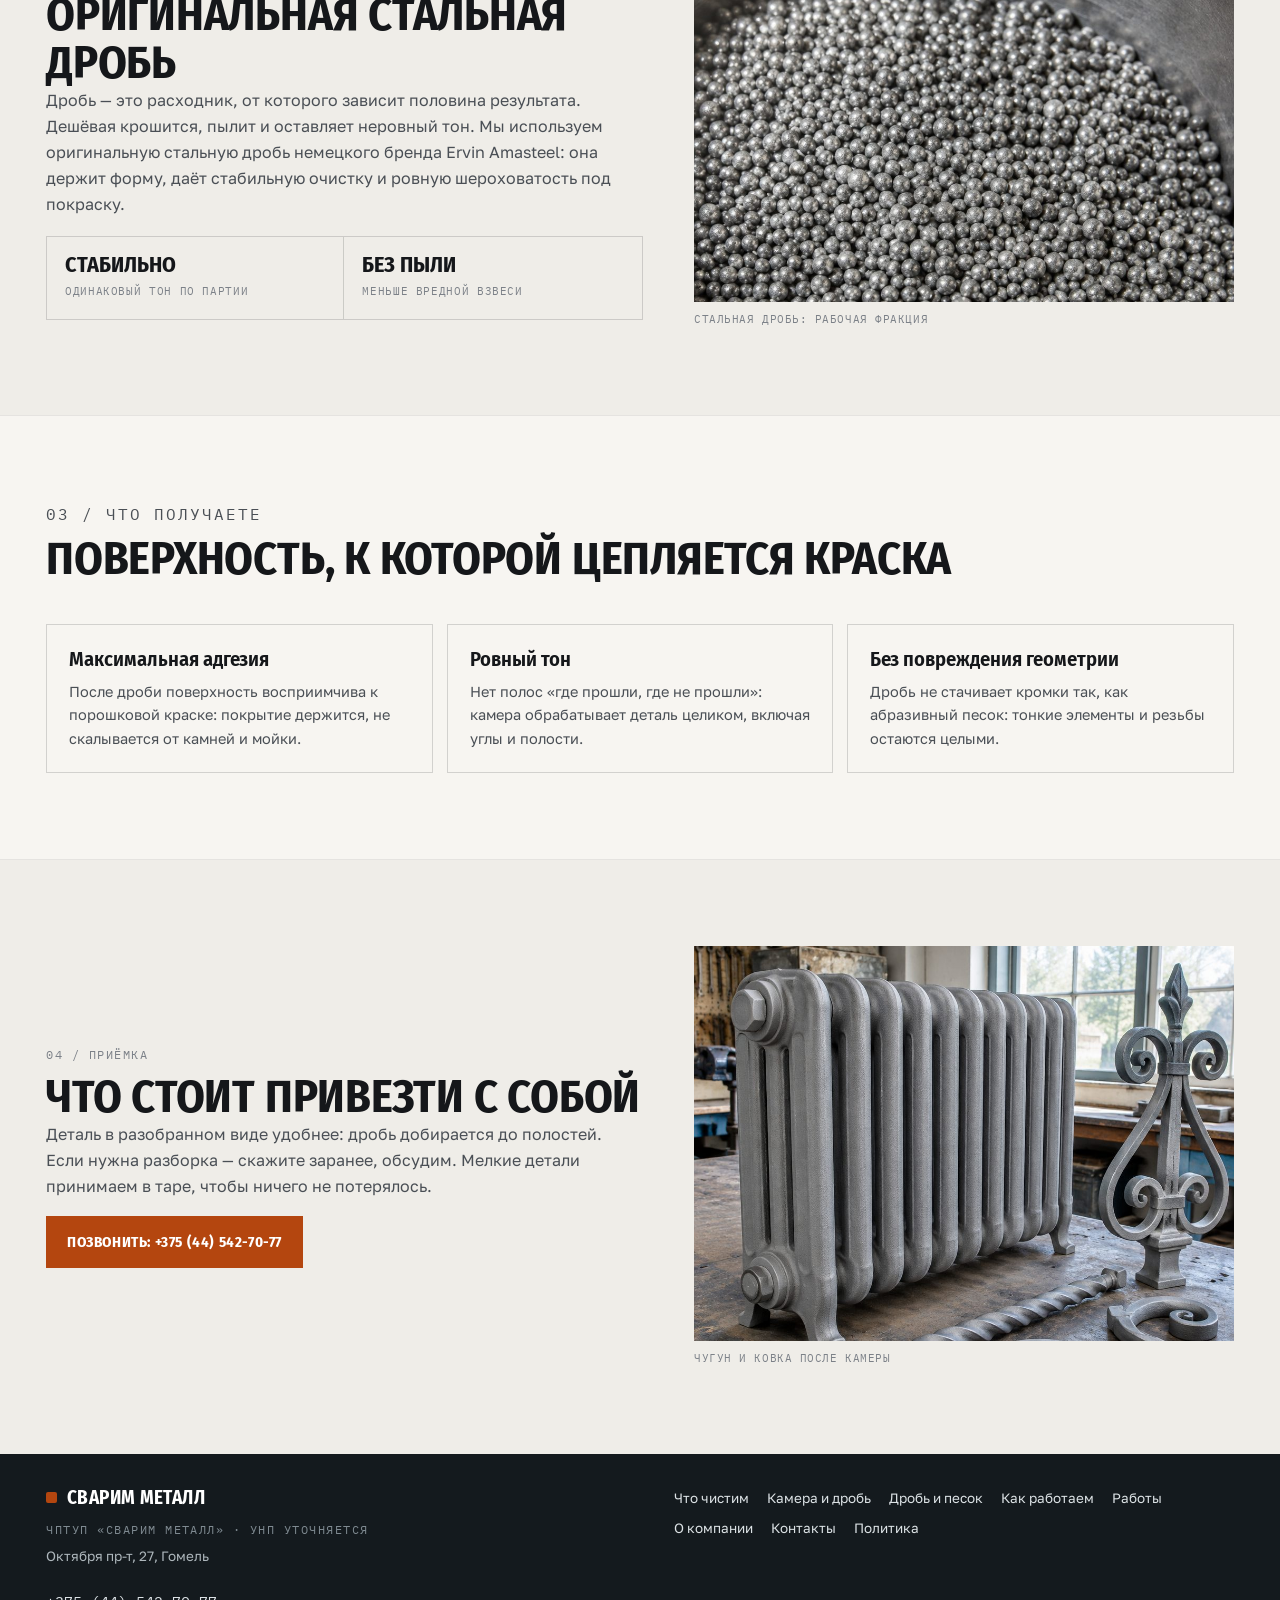
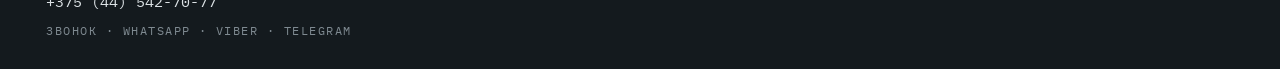
<file: kamera.html>
<!doctype html><html lang="ru"><head>
<meta charset="utf-8"><meta name="viewport" content="width=device-width,initial-scale=1">
<title>Дробеструйная камера и стальная дробь Ervin Amasteel — Гомель | Сварим Металл</title><meta name="description" content="Профессиональная необитаемая дробеструйная камера 1230×900×660 мм и оригинальная стальная дробь Ervin Amasteel. Проверка габаритов детали онлайн, подготовка поверхности под порошковую покраску.">
<meta property="og:title" content="Дробеструйная камера и стальная дробь Ervin Amasteel — Гомель | Сварим Металл"><meta property="og:description" content="Профессиональная необитаемая дробеструйная камера 1230×900×660 мм и оригинальная стальная дробь Ervin Amasteel. Проверка габаритов детали онлайн, подготовка поверхности под порошковую покраску.">
<meta property="og:type" content="website"><meta property="og:locale" content="ru_BY">
<link rel="icon" href="assets/img/favicon.svg" type="image/svg+xml">
<link rel="preconnect" href="https://fonts.googleapis.com"><link rel="preconnect" href="https://fonts.gstatic.com" crossorigin>
<link href="https://fonts.googleapis.com/css2?family=Fira+Sans+Condensed:wght@500;600;700;800&family=Golos+Text:wght@400;500;600&family=IBM+Plex+Mono:wght@400;500&display=swap" rel="stylesheet">
<style>
:root{--paper:#EFEDE8;--paper2:#F7F5F1;--ink:#15171A;--ink2:#4A4F55;--ink3:#7C8188;--steel:#33424D;
--signal:#B4460F;--line:rgba(21,23,26,.16);--line2:rgba(21,23,26,.08);
--f-d:'Fira Sans Condensed',Arial,sans-serif;--f-t:'Golos Text',Arial,sans-serif;--f-m:'IBM Plex Mono',monospace}
*{box-sizing:border-box}
body{margin:0;background:var(--paper);color:var(--ink);font:16px/1.62 var(--f-t);-webkit-text-size-adjust:100%}
body.is-locked{overflow:hidden}
img{max-width:100%;display:block}
a{color:inherit}
.wrap{max-width:1320px;margin-inline:auto;padding-inline:clamp(16px,3.6vw,56px)}
.top{position:sticky;top:0;z-index:40;background:rgba(239,237,232,.97);border-bottom:1px solid var(--line);backdrop-filter:blur(8px)}
.top__row{display:flex;align-items:center;gap:14px;min-height:64px}
.brand{display:inline-flex;align-items:baseline;gap:10px;text-decoration:none;font-family:var(--f-d);font-weight:700;
font-size:21px;letter-spacing:.02em;text-transform:uppercase;line-height:1;min-width:0;overflow:hidden;white-space:nowrap}
.brand i{display:inline-block;width:11px;height:11px;background:var(--signal);border-radius:2px;flex:none;transform:translateY(-1px)}
.top__sp{flex:1;min-width:6px}
.tel{font-family:var(--f-m);font-size:13px;text-decoration:none;white-space:nowrap}
.btn{display:inline-flex;align-items:center;justify-content:center;gap:8px;padding:13px 20px;background:var(--signal);
color:#FFF;text-decoration:none;font-family:var(--f-d);font-weight:700;font-size:15px;letter-spacing:.04em;text-transform:uppercase;
border:1px solid var(--signal);white-space:nowrap}
.btn--ghost{background:transparent;color:var(--ink);border-color:var(--line)}
.burger{display:none;flex-direction:column;gap:5px;width:42px;height:42px;align-items:center;justify-content:center;
background:transparent;border:1px solid var(--line);cursor:pointer;flex:none}
.burger span{display:block;width:19px;height:2px;background:var(--ink)}
.navbar{border-top:1px solid var(--line2);position:relative}
.navbar__in{display:flex;align-items:center;gap:2px;overflow-x:auto;scrollbar-width:none;-ms-overflow-style:none}
.navbar__in::-webkit-scrollbar{display:none;height:0}
.navbar a{flex:none;font-family:var(--f-m);font-size:11.5px;letter-spacing:.06em;text-transform:uppercase;
padding:12px 11px;white-space:nowrap;text-decoration:none;color:var(--ink2);border-bottom:2px solid transparent}
.navbar a:hover{color:var(--ink)}
.navbar a[aria-current="page"]{color:var(--signal);border-color:var(--signal)}
.navbar::after{content:"";position:absolute;right:0;top:0;bottom:0;width:30px;pointer-events:none;
background:linear-gradient(90deg,rgba(239,237,232,0),rgba(239,237,232,.97))}
@media (min-width:860px){.navbar::after{display:none}}
.hero{position:relative;min-height:clamp(500px,72vh,720px);display:flex;align-items:flex-end;color:#fff;overflow:hidden;background:#232A30}
.hero__bg{position:absolute;inset:0;width:100%;height:100%;object-fit:cover}
.hero__sc{position:absolute;inset:0;background:linear-gradient(96deg,rgba(16,20,24,.94) 0%,rgba(16,20,24,.80) 42%,rgba(16,20,24,.12) 78%),
linear-gradient(0deg,rgba(16,20,24,.72),rgba(16,20,24,0) 46%)}
.hero__in{position:relative;padding:clamp(28px,6vw,68px) 0 clamp(26px,4vw,44px);width:100%}
.hero h1{font-family:var(--f-d);font-weight:700;font-size:clamp(2rem,5.2vw,4.4rem);line-height:1.02;letter-spacing:-.01em;
text-transform:uppercase;margin:14px 0 0;max-width:19ch}
.hero h1 em{font-style:normal;color:#F0A268}
.hero .lead{max-width:52ch;margin:18px 0 24px;color:#E4E7E9;font-size:17px}
.kicker{display:inline-flex;align-items:center;gap:10px;font-family:var(--f-m);font-size:11px;letter-spacing:.14em;
text-transform:uppercase;color:#C9CFD3}
.kicker i{width:26px;height:2px;background:var(--signal);display:block}
.hero__cta{display:flex;flex-wrap:wrap;gap:10px}
.fbar{position:fixed;left:0;right:0;bottom:0;z-index:45;display:none;gap:1px;background:var(--ink);border-top:1px solid #2A2E33}
.fbar a{flex:1;display:flex;align-items:center;justify-content:center;gap:7px;padding:13px 4px;color:#fff;text-decoration:none;
font-family:var(--f-d);font-weight:600;font-size:13.5px;letter-spacing:.04em;text-transform:uppercase;background:var(--ink)}
.fbar a+a{background:#20242A}
.fbar a.acc{background:var(--signal)}
.drawer{position:fixed;inset:0;z-index:60;background:rgba(12,14,16,.55);display:none;overflow-y:auto}
.drawer[data-open="true"]{display:block}
.drawer__in{background:var(--paper);min-height:100%;padding:20px clamp(16px,5vw,32px) 34px;max-width:520px;margin-left:auto}
.drawer__top{display:flex;align-items:center;justify-content:space-between;gap:12px;margin-bottom:18px}
.drawer__close{width:42px;height:42px;border:1px solid var(--line);background:transparent;font-size:20px;cursor:pointer;line-height:1}
.drawer a.dl{display:block;padding:14px 0;border-bottom:1px solid var(--line2);text-decoration:none;
font-family:var(--f-d);font-weight:600;font-size:20px;text-transform:uppercase;letter-spacing:.01em}
.drawer .btn{margin-top:20px;width:100%}
[hidden]{display:none!important}
@media (max-width:859px){.top .tel,.top .btn{display:none}.burger{display:flex}.fbar{display:flex}body{padding-bottom:54px}
.brand{font-size:18px}}
@media (max-width:400px){.brand{font-size:16px}}
</style>
<link rel="stylesheet" href="assets/css/site.v1.css">
</head><body id="top">
<header class="top">
  <div class="wrap top__row">
    <a class="brand" href="index.html"><i></i><span>СВАРИМ МЕТАЛЛ</span></a>
    <span class="top__sp"></span>
    <a class="tel" href="tel:+375445427077">+375 (44) 542-70-77</a>
    <a class="btn" href="https://wa.me/375445427077" target="_blank" rel="noopener">Прислать фото</a>
    <button class="burger" id="burger" aria-label="Меню" aria-expanded="false" aria-controls="drawer"><span></span><span></span><span></span></button>
  </div>
  <nav class="navbar" aria-label="Страницы сайта"><div class="wrap navbar__in"><a href="uslugi.html">Что чистим</a><a href="kamera.html" aria-current="page">Камера и дробь</a><a href="sravnenie.html">Дробь и песок</a><a href="kak-rabotaem.html">Как работаем</a><a href="raboty.html">Работы</a><a href="o-kompanii.html">О компании</a><a href="kontakty.html">Контакты</a></div></nav>
</header>
<div class="drawer" id="drawer" data-open="false" hidden>
  <div class="drawer__in" role="dialog" aria-modal="true" aria-label="Меню">
    <div class="drawer__top"><span class="mono">Меню</span><button class="drawer__close" id="drawerClose" aria-label="Закрыть">×</button></div>
    
    <a class="dl" href="index.html">Главная</a>
    <a class="dl" href="uslugi.html">Что чистим</a><a class="dl" href="kamera.html">Камера и дробь</a><a class="dl" href="sravnenie.html">Дробь и песок</a><a class="dl" href="kak-rabotaem.html">Как работаем</a><a class="dl" href="raboty.html">Работы</a><a class="dl" href="o-kompanii.html">О компании</a><a class="dl" href="kontakty.html">Контакты</a>
    <a class="dl" href="politika.html">Политика</a>
    <a class="btn" href="https://wa.me/375445427077" target="_blank" rel="noopener">Прислать фото в мессенджер</a>
  </div>
</div>
<section class="hero">
  <img class="hero__bg" src="assets/img/hero.jpg" alt="Дробеструйная камера в цеху">
  <div class="hero__sc"></div>
  <div class="wrap hero__in">
    <span class="kicker"><i></i>Камера и расходник</span>
    <h1>Необитаемая камера и <em>немецкая дробь</em></h1>
    <p class="lead">Работаем в профессиональной необитаемой дробеструйной камере оригинальной стальной дробью Ervin Amasteel. Это значит повторяемый результат: от партии к партии одна и та же чистота поверхности.</p>
    <div class="hero__cta"><a class="btn" href="tel:+375445427077">Позвонить: +375 (44) 542-70-77</a><a class="btn btn--ghost" style="color:#fff;border-color:rgba(255,255,255,.5)" href="https://wa.me/375445427077" target="_blank" rel="noopener">WhatsApp</a></div>
    
  </div>
</section>
<main>
<section class="sec sec--dark"><div class="wrap">
  <div class="shead"><div><p class="mono" style="margin-bottom:8px">01 / Габариты</p><h2>Поместится ли деталь</h2></div><p>Рабочая зона: 1230 × 900 × 660 мм (Д×Г×В). Проверьте до визита.</p></div>
  <div class="calc">
  <span class="mono">Проверка по габаритам</span>
  <p class="muted" style="font-size:14.5px;margin:10px 0 0">Введите размеры детали в миллиметрах. Рабочая зона камеры: 1230 × 900 × 660 мм (Д×Г×В).</p>
  <div class="calc__grid">
    <div class="field"><label for="c-l">Длина, мм</label><input id="c-l" type="number" inputmode="numeric" min="1" max="4000" value="600"></div>
    <div class="field"><label for="c-w">Ширина, мм</label><input id="c-w" type="number" inputmode="numeric" min="1" max="4000" value="400"></div>
    <div class="field"><label for="c-h">Высота, мм</label><input id="c-h" type="number" inputmode="numeric" min="1" max="4000" value="300"></div>
  </div>
  <div class="verdict" id="c-out"><b>—</b><p>Укажите три размера детали в миллиметрах.</p></div>
  <p class="form__note" style="margin:12px 0 0">Ориентир по габаритам. Способ обработки и стоимость уточняем после фото.</p>
</div>
</div></section>
<section class="sec"><div class="wrap split">
  <div>
    <p class="mono" style="margin-bottom:8px">02 / Дробь</p>
    <h2>Ervin Amasteel, оригинальная стальная дробь</h2>
    <p class="muted">Дробь — это расходник, от которого зависит половина результата. Дешёвая крошится, пылит и оставляет неровный тон. Мы используем оригинальную стальную дробь немецкого бренда Ervin Amasteel: она держит форму, даёт стабильную очистку и ровную шероховатость под покраску.</p>
    <div class="facts" style="margin-top:18px">
      <div><b>Стабильно</b><span>одинаковый тон по партии</span></div>
      <div><b>Без пыли</b><span>меньше вредной взвеси</span></div>
    </div>
  </div>
  <figure class="photo"><img src="assets/img/grit.jpg" alt="Стальная дробь крупным планом"><figcaption>Стальная дробь: рабочая фракция</figcaption></figure>
</div></section>
<section class="sec sec--paper2"><div class="wrap">
  <div class="shead"><div><p class="mono" style="margin-bottom:8px">03 / Что получаете</p><h2>Поверхность, к которой цепляется краска</h2></div></div>
  <div class="cards">
    <div class="card"><h3>Максимальная адгезия</h3><p>После дроби поверхность восприимчива к порошковой краске: покрытие держится, не скалывается от камней и мойки.</p></div>
    <div class="card"><h3>Ровный тон</h3><p>Нет полос «где прошли, где не прошли»: камера обрабатывает деталь целиком, включая углы и полости.</p></div>
    <div class="card"><h3>Без повреждения геометрии</h3><p>Дробь не стачивает кромки так, как абразивный песок: тонкие элементы и резьбы остаются целыми.</p></div>
  </div>
</div></section>
<section class="sec"><div class="wrap split">
  <div><p class="mono" style="margin-bottom:8px">04 / Приёмка</p><h2>Что стоит привезти с собой</h2>
    <p class="muted">Деталь в разобранном виде удобнее: дробь добирается до полостей. Если нужна разборка — скажите заранее, обсудим. Мелкие детали принимаем в таре, чтобы ничего не потерялось.</p>
    <div class="hero__cta" style="margin-top:16px"><a class="btn" href="tel:+375445427077">Позвонить: +375 (44) 542-70-77</a></div></div>
  <figure class="photo"><img src="assets/img/radiator.jpg" alt="Чугунный радиатор и ковка после очистки"><figcaption>Чугун и ковка после камеры</figcaption></figure>
</div></section>
</main>
<footer class="foot"><div class="wrap foot__in">
  <div>
    <a class="brand" href="index.html" style="color:#fff;font-size:19px"><i></i><span>СВАРИМ МЕТАЛЛ</span></a>
    <p class="mono" style="margin:10px 0 0">ЧПТУП «Сварим Металл» · УНП уточняется</p>
    <p style="margin:6px 0 0">Октября пр-т, 27, Гомель</p>
  </div>
  <nav class="foot__nav"><a href="uslugi.html">Что чистим</a><a href="kamera.html">Камера и дробь</a><a href="sravnenie.html">Дробь и песок</a><a href="kak-rabotaem.html">Как работаем</a><a href="raboty.html">Работы</a><a href="o-kompanii.html">О компании</a><a href="kontakty.html">Контакты</a><a href="politika.html">Политика</a></nav>
  <div>
    <a href="tel:+375445427077" style="font-family:var(--f-m);font-size:15px">+375 (44) 542-70-77</a>
    <p class="mono" style="margin:8px 0 0">звонок · WhatsApp · Viber · Telegram</p>
  </div>
</div></footer>
<div class="fbar">
  <a class="acc" href="tel:+375445427077">Позвонить</a>
  <a href="https://wa.me/375445427077" target="_blank" rel="noopener">WhatsApp</a>
  <a href="kontakty.html#zayavka">Заявка</a>
</div>
<script src="assets/js/main.v1.js" defer></script></body></html>
</file>
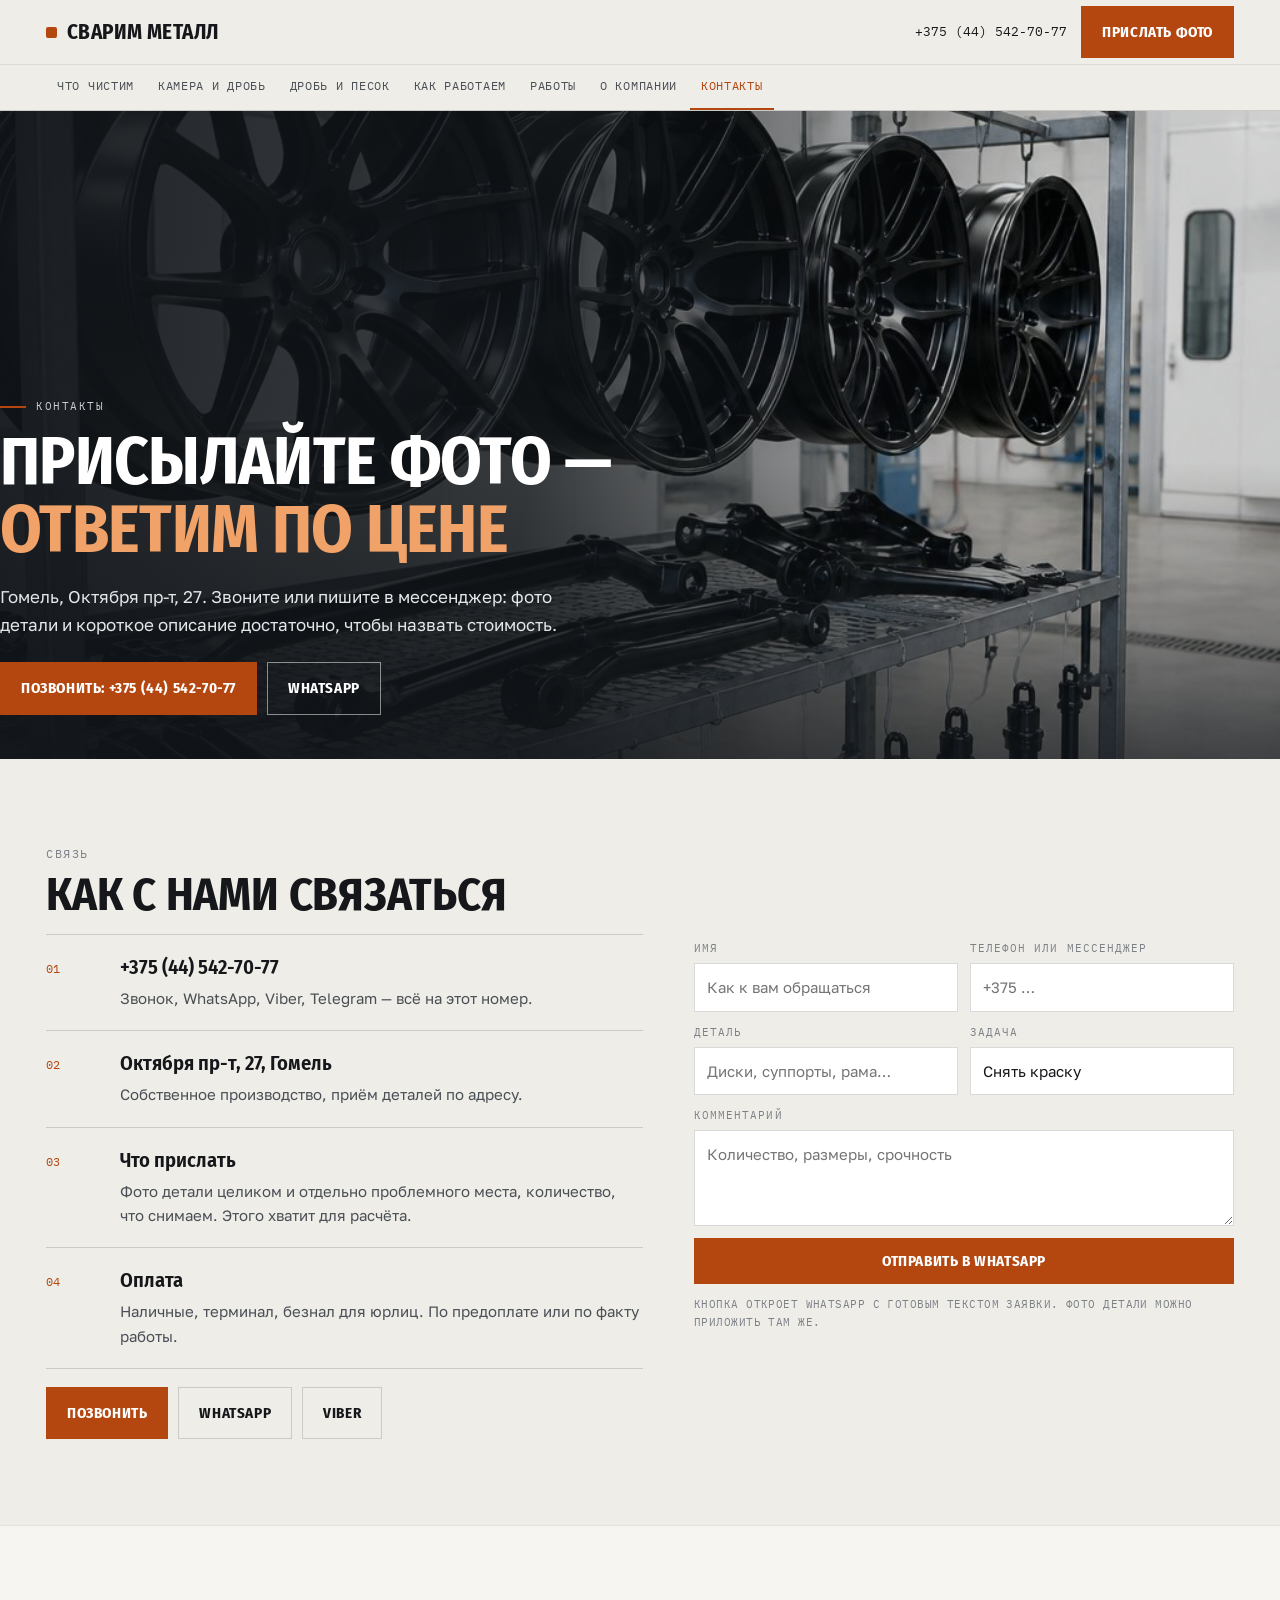
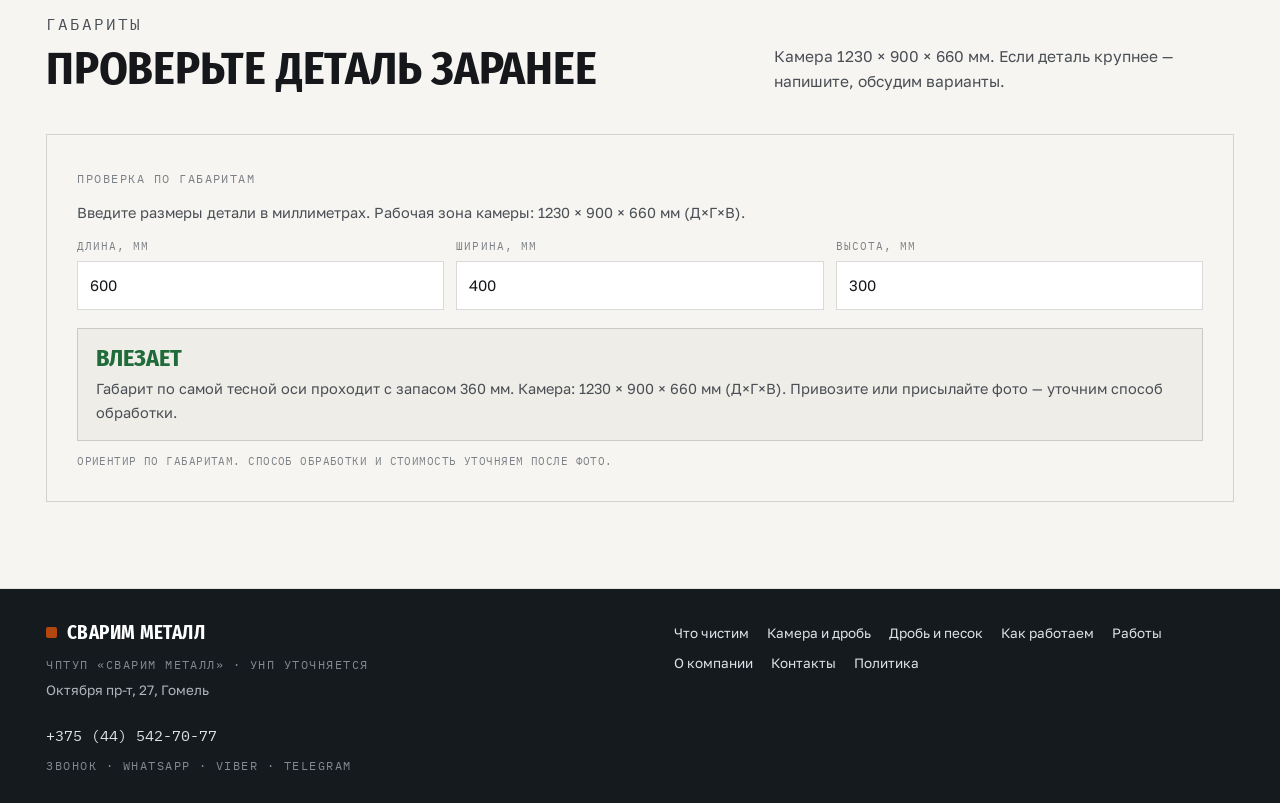
<file: kontakty.html>
<!doctype html><html lang="ru"><head>
<meta charset="utf-8"><meta name="viewport" content="width=device-width,initial-scale=1">
<title>Контакты и заявка — Сварим Металл, Гомель</title><meta name="description" content="ЧПТУП «Сварим Металл», Гомель, Октября пр-т, 27. Телефон +375 (44) 542-70-77: звонок, WhatsApp, Viber, Telegram. Пришлите фото детали для расчёта стоимости.">
<meta property="og:title" content="Контакты и заявка — Сварим Металл, Гомель"><meta property="og:description" content="ЧПТУП «Сварим Металл», Гомель, Октября пр-т, 27. Телефон +375 (44) 542-70-77: звонок, WhatsApp, Viber, Telegram. Пришлите фото детали для расчёта стоимости.">
<meta property="og:type" content="website"><meta property="og:locale" content="ru_BY">
<link rel="icon" href="assets/img/favicon.svg" type="image/svg+xml">
<link rel="preconnect" href="https://fonts.googleapis.com"><link rel="preconnect" href="https://fonts.gstatic.com" crossorigin>
<link href="https://fonts.googleapis.com/css2?family=Fira+Sans+Condensed:wght@500;600;700;800&family=Golos+Text:wght@400;500;600&family=IBM+Plex+Mono:wght@400;500&display=swap" rel="stylesheet">
<style>
:root{--paper:#EFEDE8;--paper2:#F7F5F1;--ink:#15171A;--ink2:#4A4F55;--ink3:#7C8188;--steel:#33424D;
--signal:#B4460F;--line:rgba(21,23,26,.16);--line2:rgba(21,23,26,.08);
--f-d:'Fira Sans Condensed',Arial,sans-serif;--f-t:'Golos Text',Arial,sans-serif;--f-m:'IBM Plex Mono',monospace}
*{box-sizing:border-box}
body{margin:0;background:var(--paper);color:var(--ink);font:16px/1.62 var(--f-t);-webkit-text-size-adjust:100%}
body.is-locked{overflow:hidden}
img{max-width:100%;display:block}
a{color:inherit}
.wrap{max-width:1320px;margin-inline:auto;padding-inline:clamp(16px,3.6vw,56px)}
.top{position:sticky;top:0;z-index:40;background:rgba(239,237,232,.97);border-bottom:1px solid var(--line);backdrop-filter:blur(8px)}
.top__row{display:flex;align-items:center;gap:14px;min-height:64px}
.brand{display:inline-flex;align-items:baseline;gap:10px;text-decoration:none;font-family:var(--f-d);font-weight:700;
font-size:21px;letter-spacing:.02em;text-transform:uppercase;line-height:1;min-width:0;overflow:hidden;white-space:nowrap}
.brand i{display:inline-block;width:11px;height:11px;background:var(--signal);border-radius:2px;flex:none;transform:translateY(-1px)}
.top__sp{flex:1;min-width:6px}
.tel{font-family:var(--f-m);font-size:13px;text-decoration:none;white-space:nowrap}
.btn{display:inline-flex;align-items:center;justify-content:center;gap:8px;padding:13px 20px;background:var(--signal);
color:#FFF;text-decoration:none;font-family:var(--f-d);font-weight:700;font-size:15px;letter-spacing:.04em;text-transform:uppercase;
border:1px solid var(--signal);white-space:nowrap}
.btn--ghost{background:transparent;color:var(--ink);border-color:var(--line)}
.burger{display:none;flex-direction:column;gap:5px;width:42px;height:42px;align-items:center;justify-content:center;
background:transparent;border:1px solid var(--line);cursor:pointer;flex:none}
.burger span{display:block;width:19px;height:2px;background:var(--ink)}
.navbar{border-top:1px solid var(--line2);position:relative}
.navbar__in{display:flex;align-items:center;gap:2px;overflow-x:auto;scrollbar-width:none;-ms-overflow-style:none}
.navbar__in::-webkit-scrollbar{display:none;height:0}
.navbar a{flex:none;font-family:var(--f-m);font-size:11.5px;letter-spacing:.06em;text-transform:uppercase;
padding:12px 11px;white-space:nowrap;text-decoration:none;color:var(--ink2);border-bottom:2px solid transparent}
.navbar a:hover{color:var(--ink)}
.navbar a[aria-current="page"]{color:var(--signal);border-color:var(--signal)}
.navbar::after{content:"";position:absolute;right:0;top:0;bottom:0;width:30px;pointer-events:none;
background:linear-gradient(90deg,rgba(239,237,232,0),rgba(239,237,232,.97))}
@media (min-width:860px){.navbar::after{display:none}}
.hero{position:relative;min-height:clamp(500px,72vh,720px);display:flex;align-items:flex-end;color:#fff;overflow:hidden;background:#232A30}
.hero__bg{position:absolute;inset:0;width:100%;height:100%;object-fit:cover}
.hero__sc{position:absolute;inset:0;background:linear-gradient(96deg,rgba(16,20,24,.94) 0%,rgba(16,20,24,.80) 42%,rgba(16,20,24,.12) 78%),
linear-gradient(0deg,rgba(16,20,24,.72),rgba(16,20,24,0) 46%)}
.hero__in{position:relative;padding:clamp(28px,6vw,68px) 0 clamp(26px,4vw,44px);width:100%}
.hero h1{font-family:var(--f-d);font-weight:700;font-size:clamp(2rem,5.2vw,4.4rem);line-height:1.02;letter-spacing:-.01em;
text-transform:uppercase;margin:14px 0 0;max-width:19ch}
.hero h1 em{font-style:normal;color:#F0A268}
.hero .lead{max-width:52ch;margin:18px 0 24px;color:#E4E7E9;font-size:17px}
.kicker{display:inline-flex;align-items:center;gap:10px;font-family:var(--f-m);font-size:11px;letter-spacing:.14em;
text-transform:uppercase;color:#C9CFD3}
.kicker i{width:26px;height:2px;background:var(--signal);display:block}
.hero__cta{display:flex;flex-wrap:wrap;gap:10px}
.fbar{position:fixed;left:0;right:0;bottom:0;z-index:45;display:none;gap:1px;background:var(--ink);border-top:1px solid #2A2E33}
.fbar a{flex:1;display:flex;align-items:center;justify-content:center;gap:7px;padding:13px 4px;color:#fff;text-decoration:none;
font-family:var(--f-d);font-weight:600;font-size:13.5px;letter-spacing:.04em;text-transform:uppercase;background:var(--ink)}
.fbar a+a{background:#20242A}
.fbar a.acc{background:var(--signal)}
.drawer{position:fixed;inset:0;z-index:60;background:rgba(12,14,16,.55);display:none;overflow-y:auto}
.drawer[data-open="true"]{display:block}
.drawer__in{background:var(--paper);min-height:100%;padding:20px clamp(16px,5vw,32px) 34px;max-width:520px;margin-left:auto}
.drawer__top{display:flex;align-items:center;justify-content:space-between;gap:12px;margin-bottom:18px}
.drawer__close{width:42px;height:42px;border:1px solid var(--line);background:transparent;font-size:20px;cursor:pointer;line-height:1}
.drawer a.dl{display:block;padding:14px 0;border-bottom:1px solid var(--line2);text-decoration:none;
font-family:var(--f-d);font-weight:600;font-size:20px;text-transform:uppercase;letter-spacing:.01em}
.drawer .btn{margin-top:20px;width:100%}
[hidden]{display:none!important}
@media (max-width:859px){.top .tel,.top .btn{display:none}.burger{display:flex}.fbar{display:flex}body{padding-bottom:54px}
.brand{font-size:18px}}
@media (max-width:400px){.brand{font-size:16px}}
</style>
<link rel="stylesheet" href="assets/css/site.v1.css">
</head><body id="top">
<header class="top">
  <div class="wrap top__row">
    <a class="brand" href="index.html"><i></i><span>СВАРИМ МЕТАЛЛ</span></a>
    <span class="top__sp"></span>
    <a class="tel" href="tel:+375445427077">+375 (44) 542-70-77</a>
    <a class="btn" href="https://wa.me/375445427077" target="_blank" rel="noopener">Прислать фото</a>
    <button class="burger" id="burger" aria-label="Меню" aria-expanded="false" aria-controls="drawer"><span></span><span></span><span></span></button>
  </div>
  <nav class="navbar" aria-label="Страницы сайта"><div class="wrap navbar__in"><a href="uslugi.html">Что чистим</a><a href="kamera.html">Камера и дробь</a><a href="sravnenie.html">Дробь и песок</a><a href="kak-rabotaem.html">Как работаем</a><a href="raboty.html">Работы</a><a href="o-kompanii.html">О компании</a><a href="kontakty.html" aria-current="page">Контакты</a></div></nav>
</header>
<div class="drawer" id="drawer" data-open="false" hidden>
  <div class="drawer__in" role="dialog" aria-modal="true" aria-label="Меню">
    <div class="drawer__top"><span class="mono">Меню</span><button class="drawer__close" id="drawerClose" aria-label="Закрыть">×</button></div>
    
    <a class="dl" href="index.html">Главная</a>
    <a class="dl" href="uslugi.html">Что чистим</a><a class="dl" href="kamera.html">Камера и дробь</a><a class="dl" href="sravnenie.html">Дробь и песок</a><a class="dl" href="kak-rabotaem.html">Как работаем</a><a class="dl" href="raboty.html">Работы</a><a class="dl" href="o-kompanii.html">О компании</a><a class="dl" href="kontakty.html">Контакты</a>
    <a class="dl" href="politika.html">Политика</a>
    <a class="btn" href="https://wa.me/375445427077" target="_blank" rel="noopener">Прислать фото в мессенджер</a>
  </div>
</div>
<section class="hero">
  <img class="hero__bg" src="assets/img/powder.jpg" alt="Детали после порошковой покраски">
  <div class="hero__sc"></div>
  <div class="wrap hero__in">
    <span class="kicker"><i></i>Контакты</span>
    <h1>Присылайте фото — <em>ответим по цене</em></h1>
    <p class="lead">Гомель, Октября пр-т, 27. Звоните или пишите в мессенджер: фото детали и короткое описание достаточно, чтобы назвать стоимость.</p>
    <div class="hero__cta"><a class="btn" href="tel:+375445427077">Позвонить: +375 (44) 542-70-77</a><a class="btn btn--ghost" style="color:#fff;border-color:rgba(255,255,255,.5)" href="https://wa.me/375445427077" target="_blank" rel="noopener">WhatsApp</a></div>
    
  </div>
</section>
<main>
<section class="sec" id="zayavka"><div class="wrap split">
  <div>
    <p class="mono" style="margin-bottom:8px">Связь</p>
    <h2>Как с нами связаться</h2>
    <div class="rows" style="margin-top:14px">
      <div class="row"><span class="n">01</span><div><h3><a href="tel:+375445427077" style="text-decoration:none">+375 (44) 542-70-77</a></h3><p>Звонок, WhatsApp, Viber, Telegram — всё на этот номер.</p></div></div>
      <div class="row"><span class="n">02</span><div><h3>Октября пр-т, 27, Гомель</h3><p>Собственное производство, приём деталей по адресу.</p></div></div>
      <div class="row"><span class="n">03</span><div><h3>Что прислать</h3><p>Фото детали целиком и отдельно проблемного места, количество, что снимаем. Этого хватит для расчёта.</p></div></div>
      <div class="row"><span class="n">04</span><div><h3>Оплата</h3><p>Наличные, терминал, безнал для юрлиц. По предоплате или по факту работы.</p></div></div>
    </div>
    <div class="hero__cta" style="margin-top:18px"><a class="btn" href="tel:+375445427077">Позвонить</a><a class="btn btn--ghost" href="https://wa.me/375445427077" target="_blank" rel="noopener">WhatsApp</a><a class="btn btn--ghost" href="viber://chat?number=%2B375445427077">Viber</a></div>
  </div>
  <form class="form" id="leadForm" novalidate>
  <div class="form__row">
    <div class="field"><label for="f-name">Имя</label><input id="f-name" type="text" placeholder="Как к вам обращаться" autocomplete="name"></div>
    <div class="field"><label for="f-contact">Телефон или мессенджер</label><input id="f-contact" type="text" placeholder="+375 …" autocomplete="tel"></div>
  </div>
  <div class="form__row">
    <div class="field"><label for="f-part">Деталь</label><input id="f-part" type="text" placeholder="Диски, суппорты, рама…"></div>
    <div class="field"><label for="f-task">Задача</label>
      <select id="f-task">
        <option>Снять краску</option><option>Снять ржавчину</option><option>Подготовить под порошок</option>
        <option>Очистить чугун и ковку</option><option>Другое</option>
      </select></div>
  </div>
  <div class="field"><label for="f-note">Комментарий</label><textarea id="f-note" placeholder="Количество, размеры, срочность"></textarea></div>
  <button class="btn" type="submit">Отправить в WhatsApp</button>
  <p class="form__note">Кнопка откроет WhatsApp с готовым текстом заявки. Фото детали можно приложить там же.</p>
  <div class="formout" id="formout" hidden></div>
</form>
</div></section>
<section class="sec sec--paper2"><div class="wrap">
  <div class="shead"><div><p class="mono" style="margin-bottom:8px">Габариты</p><h2>Проверьте деталь заранее</h2></div><p>Камера 1230 × 900 × 660 мм. Если деталь крупнее — напишите, обсудим варианты.</p></div>
  <div class="calc">
  <span class="mono">Проверка по габаритам</span>
  <p class="muted" style="font-size:14.5px;margin:10px 0 0">Введите размеры детали в миллиметрах. Рабочая зона камеры: 1230 × 900 × 660 мм (Д×Г×В).</p>
  <div class="calc__grid">
    <div class="field"><label for="c-l">Длина, мм</label><input id="c-l" type="number" inputmode="numeric" min="1" max="4000" value="600"></div>
    <div class="field"><label for="c-w">Ширина, мм</label><input id="c-w" type="number" inputmode="numeric" min="1" max="4000" value="400"></div>
    <div class="field"><label for="c-h">Высота, мм</label><input id="c-h" type="number" inputmode="numeric" min="1" max="4000" value="300"></div>
  </div>
  <div class="verdict" id="c-out"><b>—</b><p>Укажите три размера детали в миллиметрах.</p></div>
  <p class="form__note" style="margin:12px 0 0">Ориентир по габаритам. Способ обработки и стоимость уточняем после фото.</p>
</div>
</div></section>
</main>
<footer class="foot"><div class="wrap foot__in">
  <div>
    <a class="brand" href="index.html" style="color:#fff;font-size:19px"><i></i><span>СВАРИМ МЕТАЛЛ</span></a>
    <p class="mono" style="margin:10px 0 0">ЧПТУП «Сварим Металл» · УНП уточняется</p>
    <p style="margin:6px 0 0">Октября пр-т, 27, Гомель</p>
  </div>
  <nav class="foot__nav"><a href="uslugi.html">Что чистим</a><a href="kamera.html">Камера и дробь</a><a href="sravnenie.html">Дробь и песок</a><a href="kak-rabotaem.html">Как работаем</a><a href="raboty.html">Работы</a><a href="o-kompanii.html">О компании</a><a href="kontakty.html">Контакты</a><a href="politika.html">Политика</a></nav>
  <div>
    <a href="tel:+375445427077" style="font-family:var(--f-m);font-size:15px">+375 (44) 542-70-77</a>
    <p class="mono" style="margin:8px 0 0">звонок · WhatsApp · Viber · Telegram</p>
  </div>
</div></footer>
<div class="fbar">
  <a class="acc" href="tel:+375445427077">Позвонить</a>
  <a href="https://wa.me/375445427077" target="_blank" rel="noopener">WhatsApp</a>
  <a href="kontakty.html#zayavka">Заявка</a>
</div>
<script src="assets/js/main.v1.js" defer></script></body></html>
</file>
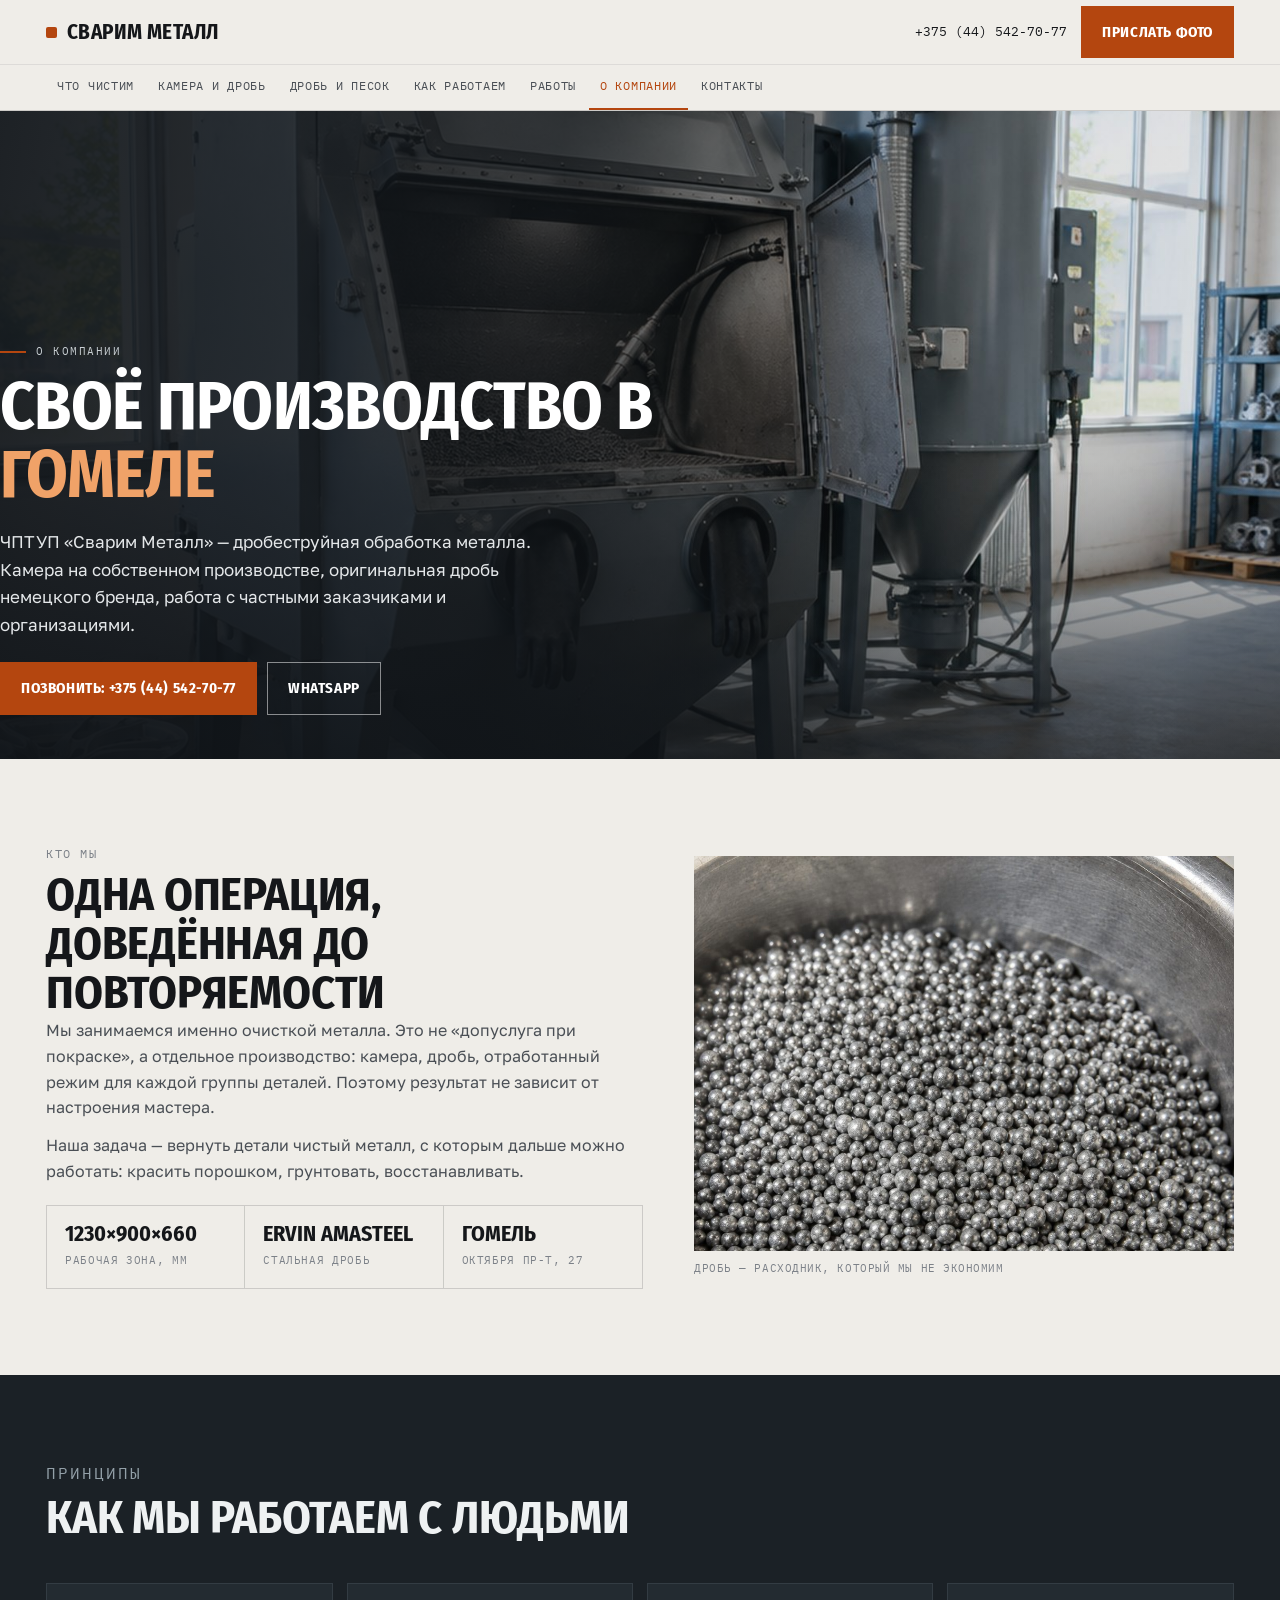
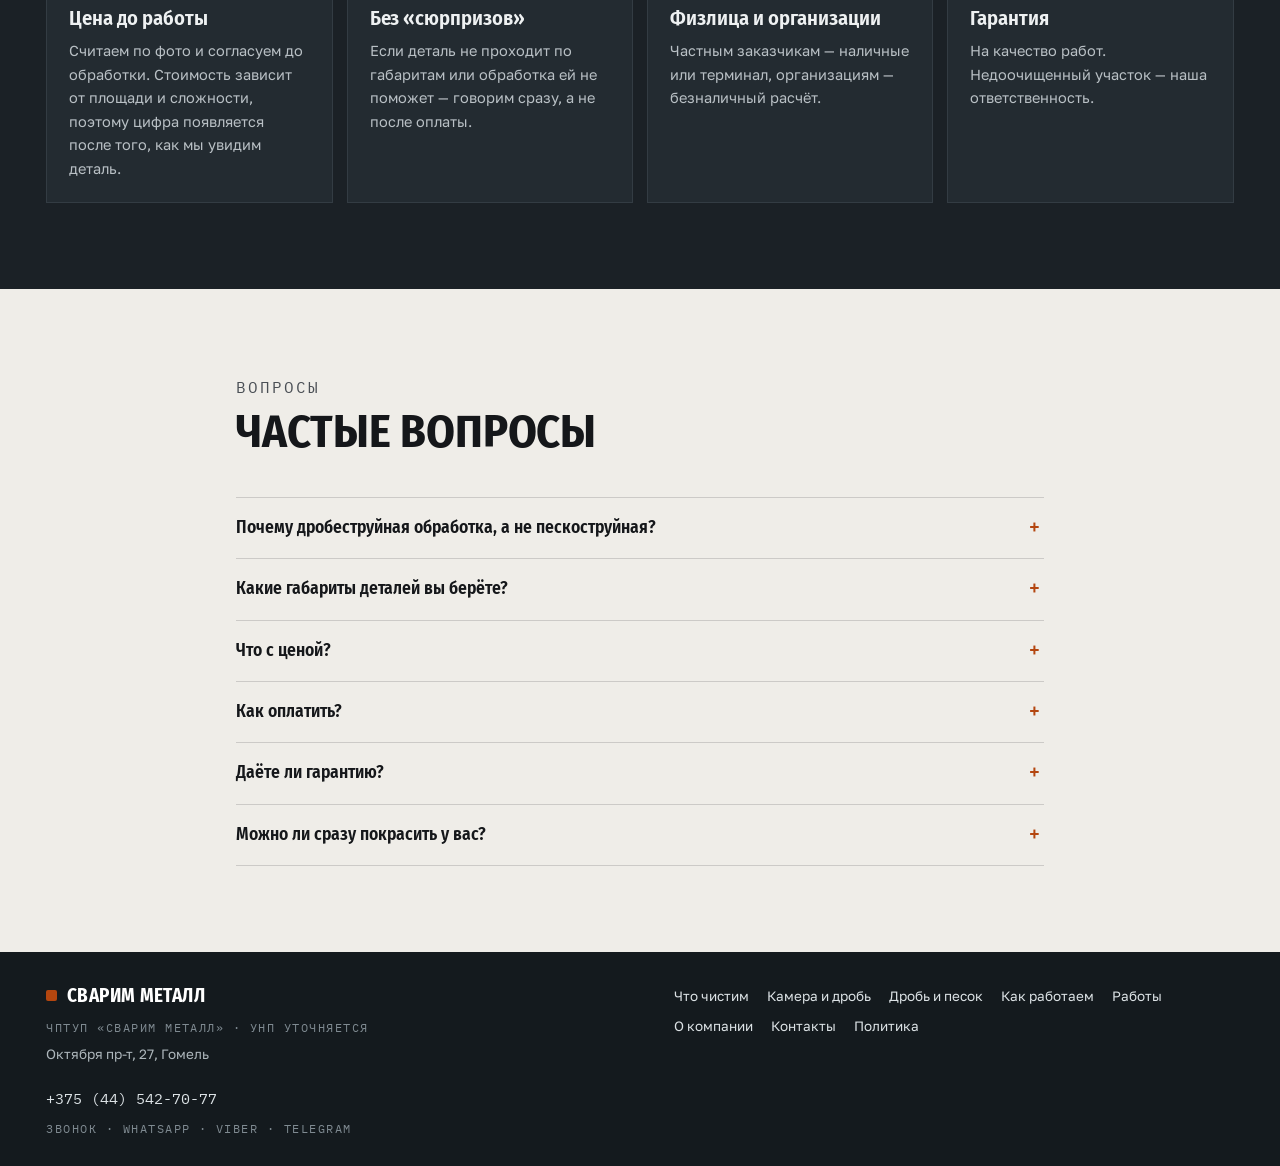
<file: o-kompanii.html>
<!doctype html><html lang="ru"><head>
<meta charset="utf-8"><meta name="viewport" content="width=device-width,initial-scale=1">
<title>О компании — ЧПТУП «Сварим Металл», Гомель</title><meta name="description" content="ЧПТУП «Сварим Металл»: дробеструйная очистка металла в Гомеле, Октября пр-т, 27. Собственное производство, камера 1230×900×660 мм, дробь Ervin Amasteel, работа с физлицами и организациями.">
<meta property="og:title" content="О компании — ЧПТУП «Сварим Металл», Гомель"><meta property="og:description" content="ЧПТУП «Сварим Металл»: дробеструйная очистка металла в Гомеле, Октября пр-т, 27. Собственное производство, камера 1230×900×660 мм, дробь Ervin Amasteel, работа с физлицами и организациями.">
<meta property="og:type" content="website"><meta property="og:locale" content="ru_BY">
<link rel="icon" href="assets/img/favicon.svg" type="image/svg+xml">
<link rel="preconnect" href="https://fonts.googleapis.com"><link rel="preconnect" href="https://fonts.gstatic.com" crossorigin>
<link href="https://fonts.googleapis.com/css2?family=Fira+Sans+Condensed:wght@500;600;700;800&family=Golos+Text:wght@400;500;600&family=IBM+Plex+Mono:wght@400;500&display=swap" rel="stylesheet">
<style>
:root{--paper:#EFEDE8;--paper2:#F7F5F1;--ink:#15171A;--ink2:#4A4F55;--ink3:#7C8188;--steel:#33424D;
--signal:#B4460F;--line:rgba(21,23,26,.16);--line2:rgba(21,23,26,.08);
--f-d:'Fira Sans Condensed',Arial,sans-serif;--f-t:'Golos Text',Arial,sans-serif;--f-m:'IBM Plex Mono',monospace}
*{box-sizing:border-box}
body{margin:0;background:var(--paper);color:var(--ink);font:16px/1.62 var(--f-t);-webkit-text-size-adjust:100%}
body.is-locked{overflow:hidden}
img{max-width:100%;display:block}
a{color:inherit}
.wrap{max-width:1320px;margin-inline:auto;padding-inline:clamp(16px,3.6vw,56px)}
.top{position:sticky;top:0;z-index:40;background:rgba(239,237,232,.97);border-bottom:1px solid var(--line);backdrop-filter:blur(8px)}
.top__row{display:flex;align-items:center;gap:14px;min-height:64px}
.brand{display:inline-flex;align-items:baseline;gap:10px;text-decoration:none;font-family:var(--f-d);font-weight:700;
font-size:21px;letter-spacing:.02em;text-transform:uppercase;line-height:1;min-width:0;overflow:hidden;white-space:nowrap}
.brand i{display:inline-block;width:11px;height:11px;background:var(--signal);border-radius:2px;flex:none;transform:translateY(-1px)}
.top__sp{flex:1;min-width:6px}
.tel{font-family:var(--f-m);font-size:13px;text-decoration:none;white-space:nowrap}
.btn{display:inline-flex;align-items:center;justify-content:center;gap:8px;padding:13px 20px;background:var(--signal);
color:#FFF;text-decoration:none;font-family:var(--f-d);font-weight:700;font-size:15px;letter-spacing:.04em;text-transform:uppercase;
border:1px solid var(--signal);white-space:nowrap}
.btn--ghost{background:transparent;color:var(--ink);border-color:var(--line)}
.burger{display:none;flex-direction:column;gap:5px;width:42px;height:42px;align-items:center;justify-content:center;
background:transparent;border:1px solid var(--line);cursor:pointer;flex:none}
.burger span{display:block;width:19px;height:2px;background:var(--ink)}
.navbar{border-top:1px solid var(--line2);position:relative}
.navbar__in{display:flex;align-items:center;gap:2px;overflow-x:auto;scrollbar-width:none;-ms-overflow-style:none}
.navbar__in::-webkit-scrollbar{display:none;height:0}
.navbar a{flex:none;font-family:var(--f-m);font-size:11.5px;letter-spacing:.06em;text-transform:uppercase;
padding:12px 11px;white-space:nowrap;text-decoration:none;color:var(--ink2);border-bottom:2px solid transparent}
.navbar a:hover{color:var(--ink)}
.navbar a[aria-current="page"]{color:var(--signal);border-color:var(--signal)}
.navbar::after{content:"";position:absolute;right:0;top:0;bottom:0;width:30px;pointer-events:none;
background:linear-gradient(90deg,rgba(239,237,232,0),rgba(239,237,232,.97))}
@media (min-width:860px){.navbar::after{display:none}}
.hero{position:relative;min-height:clamp(500px,72vh,720px);display:flex;align-items:flex-end;color:#fff;overflow:hidden;background:#232A30}
.hero__bg{position:absolute;inset:0;width:100%;height:100%;object-fit:cover}
.hero__sc{position:absolute;inset:0;background:linear-gradient(96deg,rgba(16,20,24,.94) 0%,rgba(16,20,24,.80) 42%,rgba(16,20,24,.12) 78%),
linear-gradient(0deg,rgba(16,20,24,.72),rgba(16,20,24,0) 46%)}
.hero__in{position:relative;padding:clamp(28px,6vw,68px) 0 clamp(26px,4vw,44px);width:100%}
.hero h1{font-family:var(--f-d);font-weight:700;font-size:clamp(2rem,5.2vw,4.4rem);line-height:1.02;letter-spacing:-.01em;
text-transform:uppercase;margin:14px 0 0;max-width:19ch}
.hero h1 em{font-style:normal;color:#F0A268}
.hero .lead{max-width:52ch;margin:18px 0 24px;color:#E4E7E9;font-size:17px}
.kicker{display:inline-flex;align-items:center;gap:10px;font-family:var(--f-m);font-size:11px;letter-spacing:.14em;
text-transform:uppercase;color:#C9CFD3}
.kicker i{width:26px;height:2px;background:var(--signal);display:block}
.hero__cta{display:flex;flex-wrap:wrap;gap:10px}
.fbar{position:fixed;left:0;right:0;bottom:0;z-index:45;display:none;gap:1px;background:var(--ink);border-top:1px solid #2A2E33}
.fbar a{flex:1;display:flex;align-items:center;justify-content:center;gap:7px;padding:13px 4px;color:#fff;text-decoration:none;
font-family:var(--f-d);font-weight:600;font-size:13.5px;letter-spacing:.04em;text-transform:uppercase;background:var(--ink)}
.fbar a+a{background:#20242A}
.fbar a.acc{background:var(--signal)}
.drawer{position:fixed;inset:0;z-index:60;background:rgba(12,14,16,.55);display:none;overflow-y:auto}
.drawer[data-open="true"]{display:block}
.drawer__in{background:var(--paper);min-height:100%;padding:20px clamp(16px,5vw,32px) 34px;max-width:520px;margin-left:auto}
.drawer__top{display:flex;align-items:center;justify-content:space-between;gap:12px;margin-bottom:18px}
.drawer__close{width:42px;height:42px;border:1px solid var(--line);background:transparent;font-size:20px;cursor:pointer;line-height:1}
.drawer a.dl{display:block;padding:14px 0;border-bottom:1px solid var(--line2);text-decoration:none;
font-family:var(--f-d);font-weight:600;font-size:20px;text-transform:uppercase;letter-spacing:.01em}
.drawer .btn{margin-top:20px;width:100%}
[hidden]{display:none!important}
@media (max-width:859px){.top .tel,.top .btn{display:none}.burger{display:flex}.fbar{display:flex}body{padding-bottom:54px}
.brand{font-size:18px}}
@media (max-width:400px){.brand{font-size:16px}}
</style>
<link rel="stylesheet" href="assets/css/site.v1.css">
</head><body id="top">
<header class="top">
  <div class="wrap top__row">
    <a class="brand" href="index.html"><i></i><span>СВАРИМ МЕТАЛЛ</span></a>
    <span class="top__sp"></span>
    <a class="tel" href="tel:+375445427077">+375 (44) 542-70-77</a>
    <a class="btn" href="https://wa.me/375445427077" target="_blank" rel="noopener">Прислать фото</a>
    <button class="burger" id="burger" aria-label="Меню" aria-expanded="false" aria-controls="drawer"><span></span><span></span><span></span></button>
  </div>
  <nav class="navbar" aria-label="Страницы сайта"><div class="wrap navbar__in"><a href="uslugi.html">Что чистим</a><a href="kamera.html">Камера и дробь</a><a href="sravnenie.html">Дробь и песок</a><a href="kak-rabotaem.html">Как работаем</a><a href="raboty.html">Работы</a><a href="o-kompanii.html" aria-current="page">О компании</a><a href="kontakty.html">Контакты</a></div></nav>
</header>
<div class="drawer" id="drawer" data-open="false" hidden>
  <div class="drawer__in" role="dialog" aria-modal="true" aria-label="Меню">
    <div class="drawer__top"><span class="mono">Меню</span><button class="drawer__close" id="drawerClose" aria-label="Закрыть">×</button></div>
    
    <a class="dl" href="index.html">Главная</a>
    <a class="dl" href="uslugi.html">Что чистим</a><a class="dl" href="kamera.html">Камера и дробь</a><a class="dl" href="sravnenie.html">Дробь и песок</a><a class="dl" href="kak-rabotaem.html">Как работаем</a><a class="dl" href="raboty.html">Работы</a><a class="dl" href="o-kompanii.html">О компании</a><a class="dl" href="kontakty.html">Контакты</a>
    <a class="dl" href="politika.html">Политика</a>
    <a class="btn" href="https://wa.me/375445427077" target="_blank" rel="noopener">Прислать фото в мессенджер</a>
  </div>
</div>
<section class="hero">
  <img class="hero__bg" src="assets/img/hero.jpg" alt="Дробеструйная камера в цеху">
  <div class="hero__sc"></div>
  <div class="wrap hero__in">
    <span class="kicker"><i></i>О компании</span>
    <h1>Своё производство в <em>Гомеле</em></h1>
    <p class="lead">ЧПТУП «Сварим Металл» — дробеструйная обработка металла. Камера на собственном производстве, оригинальная дробь немецкого бренда, работа с частными заказчиками и организациями.</p>
    <div class="hero__cta"><a class="btn" href="tel:+375445427077">Позвонить: +375 (44) 542-70-77</a><a class="btn btn--ghost" style="color:#fff;border-color:rgba(255,255,255,.5)" href="https://wa.me/375445427077" target="_blank" rel="noopener">WhatsApp</a></div>
    
  </div>
</section>
<main>
<section class="sec"><div class="wrap split">
  <div>
    <p class="mono" style="margin-bottom:8px">Кто мы</p>
    <h2>Одна операция, доведённая до повторяемости</h2>
    <p class="muted">Мы занимаемся именно очисткой металла. Это не «допуслуга при покраске», а отдельное производство: камера, дробь, отработанный режим для каждой группы деталей. Поэтому результат не зависит от настроения мастера.</p>
    <p class="muted">Наша задача — вернуть детали чистый металл, с которым дальше можно работать: красить порошком, грунтовать, восстанавливать.</p>
    <div class="facts" style="margin-top:20px">
      <div><b>1230×900×660</b><span>рабочая зона, мм</span></div>
      <div><b>Ervin Amasteel</b><span>стальная дробь</span></div>
      <div><b>Гомель</b><span>Октября пр-т, 27</span></div>
    </div>
  </div>
  <figure class="photo"><img src="assets/img/grit.jpg" alt="Стальная дробь Ervin Amasteel"><figcaption>Дробь — расходник, который мы не экономим</figcaption></figure>
</div></section>
<section class="sec sec--dark"><div class="wrap">
  <div class="shead"><div><p class="mono" style="margin-bottom:8px">Принципы</p><h2>Как мы работаем с людьми</h2></div></div>
  <div class="cards">
    <div class="card"><h3>Цена до работы</h3><p>Считаем по фото и согласуем до обработки. Стоимость зависит от площади и сложности, поэтому цифра появляется после того, как мы увидим деталь.</p></div>
    <div class="card"><h3>Без «сюрпризов»</h3><p>Если деталь не проходит по габаритам или обработка ей не поможет — говорим сразу, а не после оплаты.</p></div>
    <div class="card"><h3>Физлица и организации</h3><p>Частным заказчикам — наличные или терминал, организациям — безналичный расчёт.</p></div>
    <div class="card"><h3>Гарантия</h3><p>На качество работ. Недоочищенный участок — наша ответственность.</p></div>
  </div>
</div></section>
<section class="sec"><div class="wrap" style="max-width:900px">
  <div class="shead"><div><p class="mono" style="margin-bottom:8px">Вопросы</p><h2>Частые вопросы</h2></div></div>
  <div class="acc"><details><summary>Почему дробеструйная обработка, а не пескоструйная?</summary><p>Дробь после удара о деталь оставляет более прочную поверхность без «разрыхления» металла, в процессе почти нет вредной пыли, а на тяжёлых конструкциях и толстом слое покрытия она работает быстрее. Плюс после дроби поверхность даёт максимальную адгезию для порошковой покраски.</p></details><details><summary>Какие габариты деталей вы берёте?</summary><p>Рабочая зона камеры — 1230 × 900 × 660 мм по длине, глубине и высоте. Всё, что проходит по этим размерам, обрабатываем в камере. Если деталь крупнее — напишите, обсудим варианты: разборка на части или отказ без оплаты.</p></details><details><summary>Что с ценой?</summary><p>Стоимость считаем индивидуально: она зависит от площади, состояния покрытия и сложности детали. Пришлите фото в любой мессенджер — сориентируем по цене до того, как вы привезёте деталь.</p></details><details><summary>Как оплатить?</summary><p>По предоплате или по факту выполненной работы: наличными или терминалом. С юридическими лицами работаем по безналичному расчёту.</p></details><details><summary>Даёте ли гарантию?</summary><p>Да, гарантия на качество выполненных работ. Если после обработки обнаружится недоочищенный участок, покажите его — вернёмся к детали.</p></details><details><summary>Можно ли сразу покрасить у вас?</summary><p>Мы готовим поверхность под порошковую покраску — после дроби она максимально восприимчива к покрытию. По покраске скажите задачу заранее: обсудим, как удобнее — красить у нас или везти на своё производство.</p></details></div>
</div></section>
</main>
<footer class="foot"><div class="wrap foot__in">
  <div>
    <a class="brand" href="index.html" style="color:#fff;font-size:19px"><i></i><span>СВАРИМ МЕТАЛЛ</span></a>
    <p class="mono" style="margin:10px 0 0">ЧПТУП «Сварим Металл» · УНП уточняется</p>
    <p style="margin:6px 0 0">Октября пр-т, 27, Гомель</p>
  </div>
  <nav class="foot__nav"><a href="uslugi.html">Что чистим</a><a href="kamera.html">Камера и дробь</a><a href="sravnenie.html">Дробь и песок</a><a href="kak-rabotaem.html">Как работаем</a><a href="raboty.html">Работы</a><a href="o-kompanii.html">О компании</a><a href="kontakty.html">Контакты</a><a href="politika.html">Политика</a></nav>
  <div>
    <a href="tel:+375445427077" style="font-family:var(--f-m);font-size:15px">+375 (44) 542-70-77</a>
    <p class="mono" style="margin:8px 0 0">звонок · WhatsApp · Viber · Telegram</p>
  </div>
</div></footer>
<div class="fbar">
  <a class="acc" href="tel:+375445427077">Позвонить</a>
  <a href="https://wa.me/375445427077" target="_blank" rel="noopener">WhatsApp</a>
  <a href="kontakty.html#zayavka">Заявка</a>
</div>
<script src="assets/js/main.v1.js" defer></script></body></html>
</file>
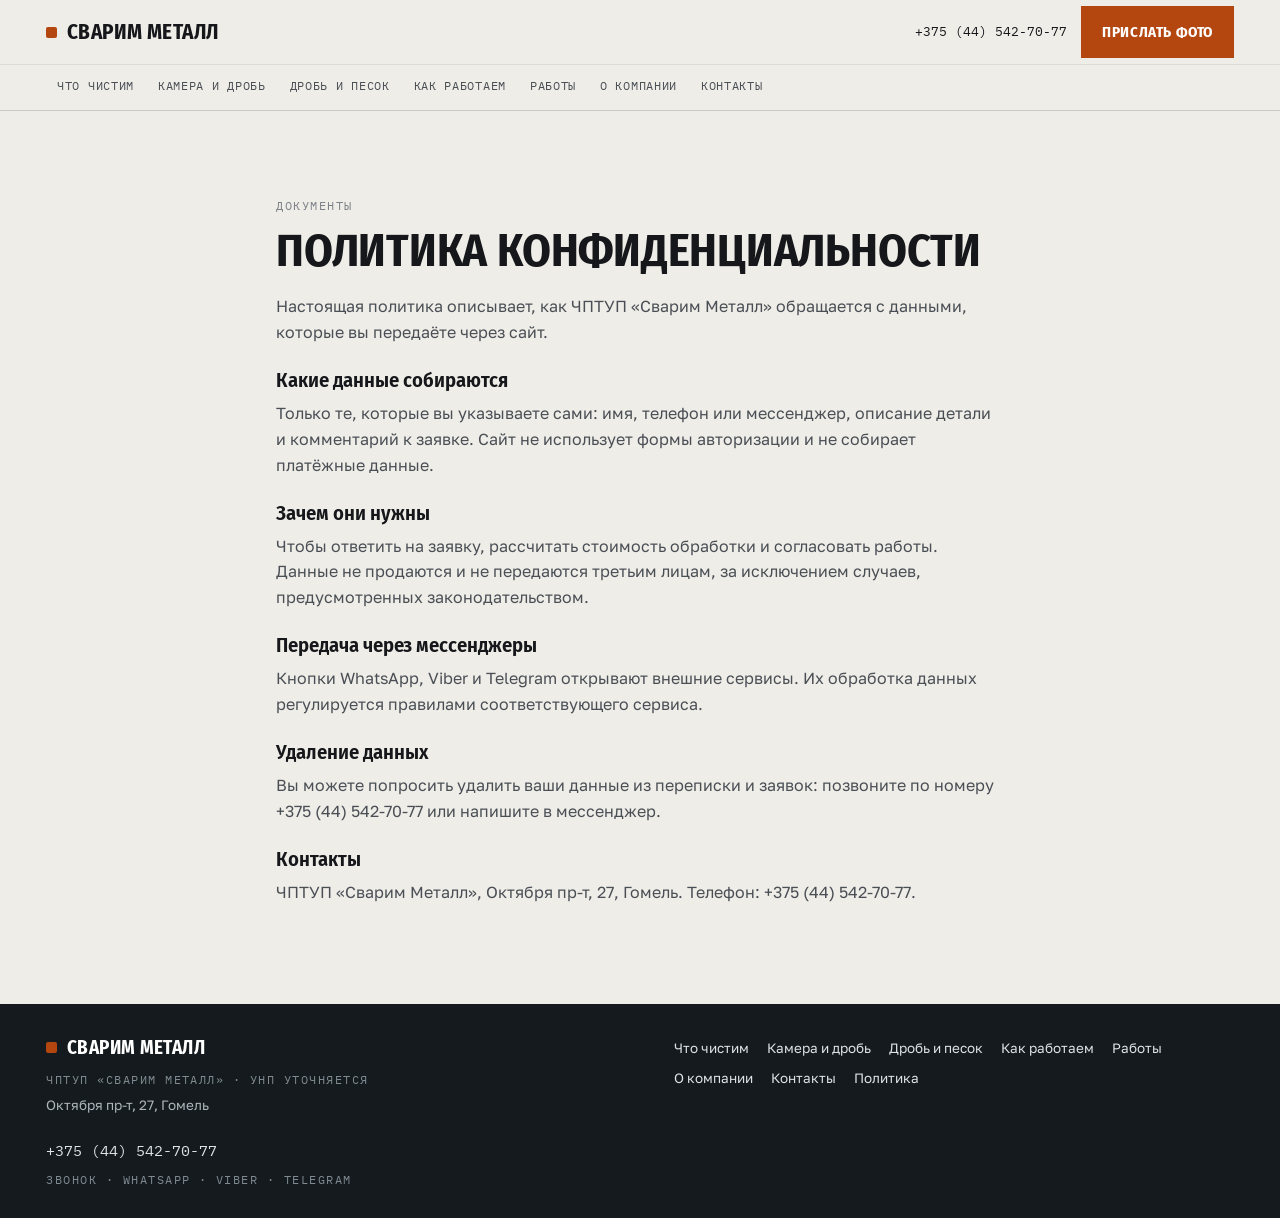
<file: politika.html>
<!doctype html><html lang="ru"><head>
<meta charset="utf-8"><meta name="viewport" content="width=device-width,initial-scale=1">
<title>Политика конфиденциальности — Сварим Металл</title><meta name="description" content="Политика в отношении обработки персональных данных сайта ЧПТУП «Сварим Металл», Гомель.">
<meta property="og:title" content="Политика конфиденциальности — Сварим Металл"><meta property="og:description" content="Политика в отношении обработки персональных данных сайта ЧПТУП «Сварим Металл», Гомель.">
<meta property="og:type" content="website"><meta property="og:locale" content="ru_BY">
<link rel="icon" href="assets/img/favicon.svg" type="image/svg+xml">
<link rel="preconnect" href="https://fonts.googleapis.com"><link rel="preconnect" href="https://fonts.gstatic.com" crossorigin>
<link href="https://fonts.googleapis.com/css2?family=Fira+Sans+Condensed:wght@500;600;700;800&family=Golos+Text:wght@400;500;600&family=IBM+Plex+Mono:wght@400;500&display=swap" rel="stylesheet">
<style>
:root{--paper:#EFEDE8;--paper2:#F7F5F1;--ink:#15171A;--ink2:#4A4F55;--ink3:#7C8188;--steel:#33424D;
--signal:#B4460F;--line:rgba(21,23,26,.16);--line2:rgba(21,23,26,.08);
--f-d:'Fira Sans Condensed',Arial,sans-serif;--f-t:'Golos Text',Arial,sans-serif;--f-m:'IBM Plex Mono',monospace}
*{box-sizing:border-box}
body{margin:0;background:var(--paper);color:var(--ink);font:16px/1.62 var(--f-t);-webkit-text-size-adjust:100%}
body.is-locked{overflow:hidden}
img{max-width:100%;display:block}
a{color:inherit}
.wrap{max-width:1320px;margin-inline:auto;padding-inline:clamp(16px,3.6vw,56px)}
.top{position:sticky;top:0;z-index:40;background:rgba(239,237,232,.97);border-bottom:1px solid var(--line);backdrop-filter:blur(8px)}
.top__row{display:flex;align-items:center;gap:14px;min-height:64px}
.brand{display:inline-flex;align-items:baseline;gap:10px;text-decoration:none;font-family:var(--f-d);font-weight:700;
font-size:21px;letter-spacing:.02em;text-transform:uppercase;line-height:1;min-width:0;overflow:hidden;white-space:nowrap}
.brand i{display:inline-block;width:11px;height:11px;background:var(--signal);border-radius:2px;flex:none;transform:translateY(-1px)}
.top__sp{flex:1;min-width:6px}
.tel{font-family:var(--f-m);font-size:13px;text-decoration:none;white-space:nowrap}
.btn{display:inline-flex;align-items:center;justify-content:center;gap:8px;padding:13px 20px;background:var(--signal);
color:#FFF;text-decoration:none;font-family:var(--f-d);font-weight:700;font-size:15px;letter-spacing:.04em;text-transform:uppercase;
border:1px solid var(--signal);white-space:nowrap}
.btn--ghost{background:transparent;color:var(--ink);border-color:var(--line)}
.burger{display:none;flex-direction:column;gap:5px;width:42px;height:42px;align-items:center;justify-content:center;
background:transparent;border:1px solid var(--line);cursor:pointer;flex:none}
.burger span{display:block;width:19px;height:2px;background:var(--ink)}
.navbar{border-top:1px solid var(--line2);position:relative}
.navbar__in{display:flex;align-items:center;gap:2px;overflow-x:auto;scrollbar-width:none;-ms-overflow-style:none}
.navbar__in::-webkit-scrollbar{display:none;height:0}
.navbar a{flex:none;font-family:var(--f-m);font-size:11.5px;letter-spacing:.06em;text-transform:uppercase;
padding:12px 11px;white-space:nowrap;text-decoration:none;color:var(--ink2);border-bottom:2px solid transparent}
.navbar a:hover{color:var(--ink)}
.navbar a[aria-current="page"]{color:var(--signal);border-color:var(--signal)}
.navbar::after{content:"";position:absolute;right:0;top:0;bottom:0;width:30px;pointer-events:none;
background:linear-gradient(90deg,rgba(239,237,232,0),rgba(239,237,232,.97))}
@media (min-width:860px){.navbar::after{display:none}}
.hero{position:relative;min-height:clamp(500px,72vh,720px);display:flex;align-items:flex-end;color:#fff;overflow:hidden;background:#232A30}
.hero__bg{position:absolute;inset:0;width:100%;height:100%;object-fit:cover}
.hero__sc{position:absolute;inset:0;background:linear-gradient(96deg,rgba(16,20,24,.94) 0%,rgba(16,20,24,.80) 42%,rgba(16,20,24,.12) 78%),
linear-gradient(0deg,rgba(16,20,24,.72),rgba(16,20,24,0) 46%)}
.hero__in{position:relative;padding:clamp(28px,6vw,68px) 0 clamp(26px,4vw,44px);width:100%}
.hero h1{font-family:var(--f-d);font-weight:700;font-size:clamp(2rem,5.2vw,4.4rem);line-height:1.02;letter-spacing:-.01em;
text-transform:uppercase;margin:14px 0 0;max-width:19ch}
.hero h1 em{font-style:normal;color:#F0A268}
.hero .lead{max-width:52ch;margin:18px 0 24px;color:#E4E7E9;font-size:17px}
.kicker{display:inline-flex;align-items:center;gap:10px;font-family:var(--f-m);font-size:11px;letter-spacing:.14em;
text-transform:uppercase;color:#C9CFD3}
.kicker i{width:26px;height:2px;background:var(--signal);display:block}
.hero__cta{display:flex;flex-wrap:wrap;gap:10px}
.fbar{position:fixed;left:0;right:0;bottom:0;z-index:45;display:none;gap:1px;background:var(--ink);border-top:1px solid #2A2E33}
.fbar a{flex:1;display:flex;align-items:center;justify-content:center;gap:7px;padding:13px 4px;color:#fff;text-decoration:none;
font-family:var(--f-d);font-weight:600;font-size:13.5px;letter-spacing:.04em;text-transform:uppercase;background:var(--ink)}
.fbar a+a{background:#20242A}
.fbar a.acc{background:var(--signal)}
.drawer{position:fixed;inset:0;z-index:60;background:rgba(12,14,16,.55);display:none;overflow-y:auto}
.drawer[data-open="true"]{display:block}
.drawer__in{background:var(--paper);min-height:100%;padding:20px clamp(16px,5vw,32px) 34px;max-width:520px;margin-left:auto}
.drawer__top{display:flex;align-items:center;justify-content:space-between;gap:12px;margin-bottom:18px}
.drawer__close{width:42px;height:42px;border:1px solid var(--line);background:transparent;font-size:20px;cursor:pointer;line-height:1}
.drawer a.dl{display:block;padding:14px 0;border-bottom:1px solid var(--line2);text-decoration:none;
font-family:var(--f-d);font-weight:600;font-size:20px;text-transform:uppercase;letter-spacing:.01em}
.drawer .btn{margin-top:20px;width:100%}
[hidden]{display:none!important}
@media (max-width:859px){.top .tel,.top .btn{display:none}.burger{display:flex}.fbar{display:flex}body{padding-bottom:54px}
.brand{font-size:18px}}
@media (max-width:400px){.brand{font-size:16px}}
</style>
<link rel="stylesheet" href="assets/css/site.v1.css">
</head><body id="top">
<header class="top">
  <div class="wrap top__row">
    <a class="brand" href="index.html"><i></i><span>СВАРИМ МЕТАЛЛ</span></a>
    <span class="top__sp"></span>
    <a class="tel" href="tel:+375445427077">+375 (44) 542-70-77</a>
    <a class="btn" href="https://wa.me/375445427077" target="_blank" rel="noopener">Прислать фото</a>
    <button class="burger" id="burger" aria-label="Меню" aria-expanded="false" aria-controls="drawer"><span></span><span></span><span></span></button>
  </div>
  <nav class="navbar" aria-label="Страницы сайта"><div class="wrap navbar__in"><a href="uslugi.html">Что чистим</a><a href="kamera.html">Камера и дробь</a><a href="sravnenie.html">Дробь и песок</a><a href="kak-rabotaem.html">Как работаем</a><a href="raboty.html">Работы</a><a href="o-kompanii.html">О компании</a><a href="kontakty.html">Контакты</a></div></nav>
</header>
<div class="drawer" id="drawer" data-open="false" hidden>
  <div class="drawer__in" role="dialog" aria-modal="true" aria-label="Меню">
    <div class="drawer__top"><span class="mono">Меню</span><button class="drawer__close" id="drawerClose" aria-label="Закрыть">×</button></div>
    
    <a class="dl" href="index.html">Главная</a>
    <a class="dl" href="uslugi.html">Что чистим</a><a class="dl" href="kamera.html">Камера и дробь</a><a class="dl" href="sravnenie.html">Дробь и песок</a><a class="dl" href="kak-rabotaem.html">Как работаем</a><a class="dl" href="raboty.html">Работы</a><a class="dl" href="o-kompanii.html">О компании</a><a class="dl" href="kontakty.html">Контакты</a>
    <a class="dl" href="politika.html">Политика</a>
    <a class="btn" href="https://wa.me/375445427077" target="_blank" rel="noopener">Прислать фото в мессенджер</a>
  </div>
</div>
<main>
<section class="sec"><div class="wrap" style="max-width:820px">
  <p class="mono">Документы</p>
  <h2 style="margin-bottom:18px">Политика конфиденциальности</h2>
  <p class="muted">Настоящая политика описывает, как ЧПТУП «Сварим Металл» обращается с данными, которые вы передаёте через сайт.</p>
  <h3 style="margin:22px 0 8px">Какие данные собираются</h3>
  <p class="muted">Только те, которые вы указываете сами: имя, телефон или мессенджер, описание детали и комментарий к заявке. Сайт не использует формы авторизации и не собирает платёжные данные.</p>
  <h3 style="margin:22px 0 8px">Зачем они нужны</h3>
  <p class="muted">Чтобы ответить на заявку, рассчитать стоимость обработки и согласовать работы. Данные не продаются и не передаются третьим лицам, за исключением случаев, предусмотренных законодательством.</p>
  <h3 style="margin:22px 0 8px">Передача через мессенджеры</h3>
  <p class="muted">Кнопки WhatsApp, Viber и Telegram открывают внешние сервисы. Их обработка данных регулируется правилами соответствующего сервиса.</p>
  <h3 style="margin:22px 0 8px">Удаление данных</h3>
  <p class="muted">Вы можете попросить удалить ваши данные из переписки и заявок: позвоните по номеру +375 (44) 542-70-77 или напишите в мессенджер.</p>
  <h3 style="margin:22px 0 8px">Контакты</h3>
  <p class="muted">ЧПТУП «Сварим Металл», Октября пр-т, 27, Гомель. Телефон: +375 (44) 542-70-77.</p>
</div></section>
</main>
<footer class="foot"><div class="wrap foot__in">
  <div>
    <a class="brand" href="index.html" style="color:#fff;font-size:19px"><i></i><span>СВАРИМ МЕТАЛЛ</span></a>
    <p class="mono" style="margin:10px 0 0">ЧПТУП «Сварим Металл» · УНП уточняется</p>
    <p style="margin:6px 0 0">Октября пр-т, 27, Гомель</p>
  </div>
  <nav class="foot__nav"><a href="uslugi.html">Что чистим</a><a href="kamera.html">Камера и дробь</a><a href="sravnenie.html">Дробь и песок</a><a href="kak-rabotaem.html">Как работаем</a><a href="raboty.html">Работы</a><a href="o-kompanii.html">О компании</a><a href="kontakty.html">Контакты</a><a href="politika.html" aria-current="page">Политика</a></nav>
  <div>
    <a href="tel:+375445427077" style="font-family:var(--f-m);font-size:15px">+375 (44) 542-70-77</a>
    <p class="mono" style="margin:8px 0 0">звонок · WhatsApp · Viber · Telegram</p>
  </div>
</div></footer>
<div class="fbar">
  <a class="acc" href="tel:+375445427077">Позвонить</a>
  <a href="https://wa.me/375445427077" target="_blank" rel="noopener">WhatsApp</a>
  <a href="kontakty.html#zayavka">Заявка</a>
</div>
<script src="assets/js/main.v1.js" defer></script></body></html>
</file>
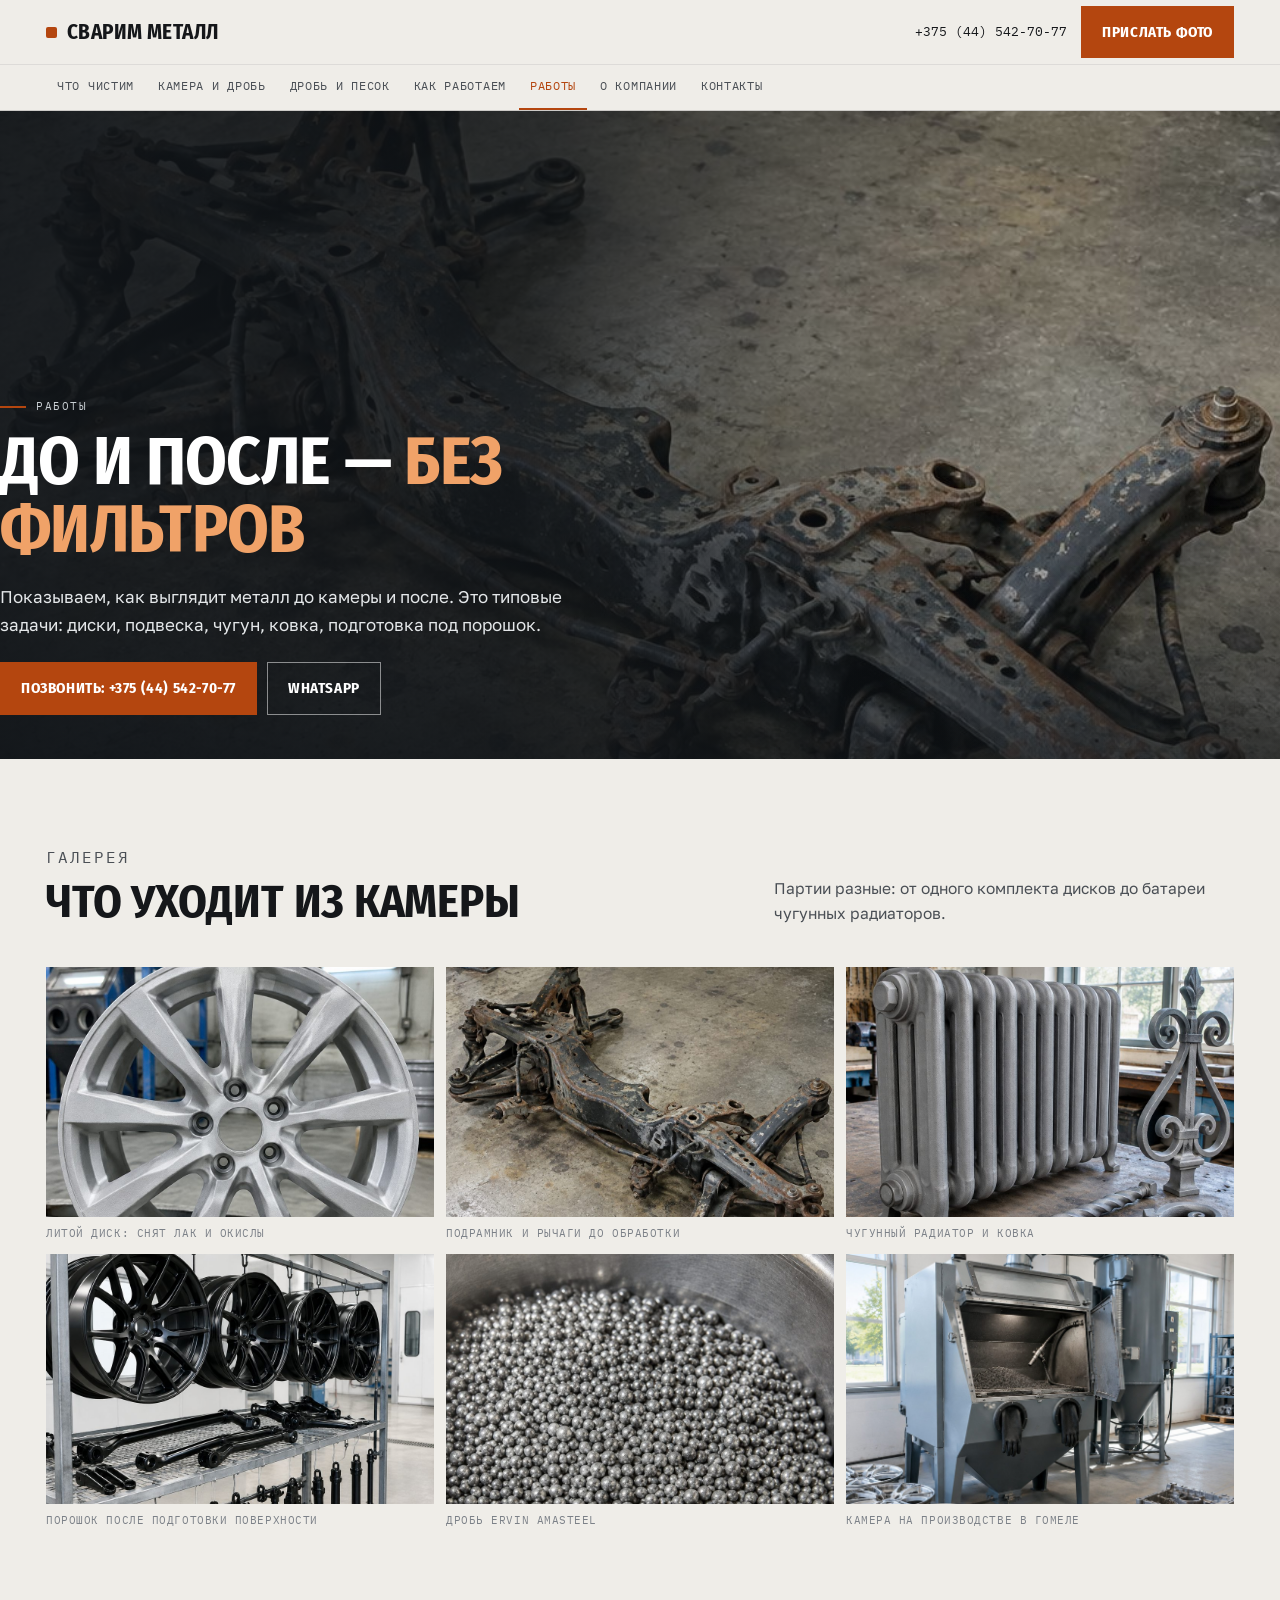
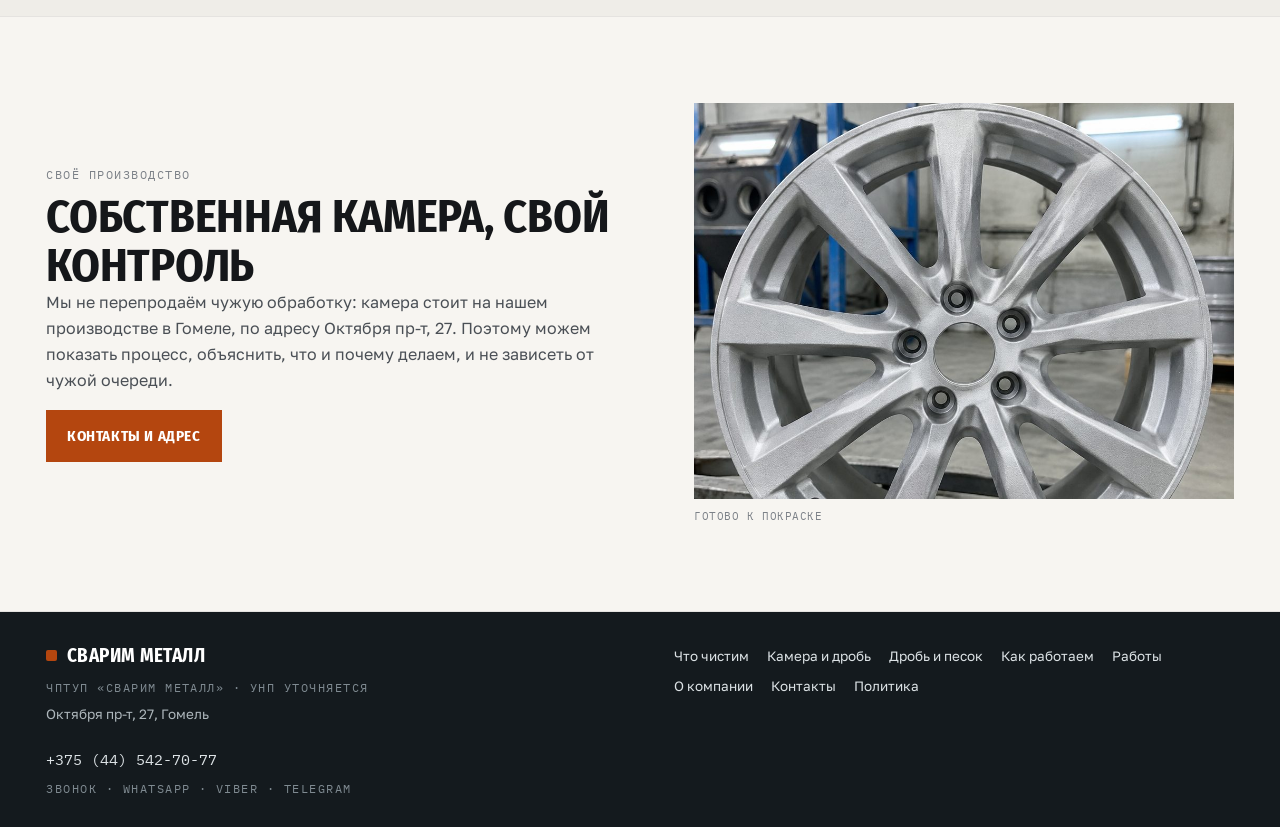
<file: raboty.html>
<!doctype html><html lang="ru"><head>
<meta charset="utf-8"><meta name="viewport" content="width=device-width,initial-scale=1">
<title>Работы: металл до и после дробеструйной очистки — Гомель | Сварим Металл</title><meta name="description" content="Примеры дробеструйной очистки: диски, подрамники и рычаги, чугунные радиаторы, ковка, подготовка под порошковую покраску. Гомель, Октября пр-т, 27.">
<meta property="og:title" content="Работы: металл до и после дробеструйной очистки — Гомель | Сварим Металл"><meta property="og:description" content="Примеры дробеструйной очистки: диски, подрамники и рычаги, чугунные радиаторы, ковка, подготовка под порошковую покраску. Гомель, Октября пр-т, 27.">
<meta property="og:type" content="website"><meta property="og:locale" content="ru_BY">
<link rel="icon" href="assets/img/favicon.svg" type="image/svg+xml">
<link rel="preconnect" href="https://fonts.googleapis.com"><link rel="preconnect" href="https://fonts.gstatic.com" crossorigin>
<link href="https://fonts.googleapis.com/css2?family=Fira+Sans+Condensed:wght@500;600;700;800&family=Golos+Text:wght@400;500;600&family=IBM+Plex+Mono:wght@400;500&display=swap" rel="stylesheet">
<style>
:root{--paper:#EFEDE8;--paper2:#F7F5F1;--ink:#15171A;--ink2:#4A4F55;--ink3:#7C8188;--steel:#33424D;
--signal:#B4460F;--line:rgba(21,23,26,.16);--line2:rgba(21,23,26,.08);
--f-d:'Fira Sans Condensed',Arial,sans-serif;--f-t:'Golos Text',Arial,sans-serif;--f-m:'IBM Plex Mono',monospace}
*{box-sizing:border-box}
body{margin:0;background:var(--paper);color:var(--ink);font:16px/1.62 var(--f-t);-webkit-text-size-adjust:100%}
body.is-locked{overflow:hidden}
img{max-width:100%;display:block}
a{color:inherit}
.wrap{max-width:1320px;margin-inline:auto;padding-inline:clamp(16px,3.6vw,56px)}
.top{position:sticky;top:0;z-index:40;background:rgba(239,237,232,.97);border-bottom:1px solid var(--line);backdrop-filter:blur(8px)}
.top__row{display:flex;align-items:center;gap:14px;min-height:64px}
.brand{display:inline-flex;align-items:baseline;gap:10px;text-decoration:none;font-family:var(--f-d);font-weight:700;
font-size:21px;letter-spacing:.02em;text-transform:uppercase;line-height:1;min-width:0;overflow:hidden;white-space:nowrap}
.brand i{display:inline-block;width:11px;height:11px;background:var(--signal);border-radius:2px;flex:none;transform:translateY(-1px)}
.top__sp{flex:1;min-width:6px}
.tel{font-family:var(--f-m);font-size:13px;text-decoration:none;white-space:nowrap}
.btn{display:inline-flex;align-items:center;justify-content:center;gap:8px;padding:13px 20px;background:var(--signal);
color:#FFF;text-decoration:none;font-family:var(--f-d);font-weight:700;font-size:15px;letter-spacing:.04em;text-transform:uppercase;
border:1px solid var(--signal);white-space:nowrap}
.btn--ghost{background:transparent;color:var(--ink);border-color:var(--line)}
.burger{display:none;flex-direction:column;gap:5px;width:42px;height:42px;align-items:center;justify-content:center;
background:transparent;border:1px solid var(--line);cursor:pointer;flex:none}
.burger span{display:block;width:19px;height:2px;background:var(--ink)}
.navbar{border-top:1px solid var(--line2);position:relative}
.navbar__in{display:flex;align-items:center;gap:2px;overflow-x:auto;scrollbar-width:none;-ms-overflow-style:none}
.navbar__in::-webkit-scrollbar{display:none;height:0}
.navbar a{flex:none;font-family:var(--f-m);font-size:11.5px;letter-spacing:.06em;text-transform:uppercase;
padding:12px 11px;white-space:nowrap;text-decoration:none;color:var(--ink2);border-bottom:2px solid transparent}
.navbar a:hover{color:var(--ink)}
.navbar a[aria-current="page"]{color:var(--signal);border-color:var(--signal)}
.navbar::after{content:"";position:absolute;right:0;top:0;bottom:0;width:30px;pointer-events:none;
background:linear-gradient(90deg,rgba(239,237,232,0),rgba(239,237,232,.97))}
@media (min-width:860px){.navbar::after{display:none}}
.hero{position:relative;min-height:clamp(500px,72vh,720px);display:flex;align-items:flex-end;color:#fff;overflow:hidden;background:#232A30}
.hero__bg{position:absolute;inset:0;width:100%;height:100%;object-fit:cover}
.hero__sc{position:absolute;inset:0;background:linear-gradient(96deg,rgba(16,20,24,.94) 0%,rgba(16,20,24,.80) 42%,rgba(16,20,24,.12) 78%),
linear-gradient(0deg,rgba(16,20,24,.72),rgba(16,20,24,0) 46%)}
.hero__in{position:relative;padding:clamp(28px,6vw,68px) 0 clamp(26px,4vw,44px);width:100%}
.hero h1{font-family:var(--f-d);font-weight:700;font-size:clamp(2rem,5.2vw,4.4rem);line-height:1.02;letter-spacing:-.01em;
text-transform:uppercase;margin:14px 0 0;max-width:19ch}
.hero h1 em{font-style:normal;color:#F0A268}
.hero .lead{max-width:52ch;margin:18px 0 24px;color:#E4E7E9;font-size:17px}
.kicker{display:inline-flex;align-items:center;gap:10px;font-family:var(--f-m);font-size:11px;letter-spacing:.14em;
text-transform:uppercase;color:#C9CFD3}
.kicker i{width:26px;height:2px;background:var(--signal);display:block}
.hero__cta{display:flex;flex-wrap:wrap;gap:10px}
.fbar{position:fixed;left:0;right:0;bottom:0;z-index:45;display:none;gap:1px;background:var(--ink);border-top:1px solid #2A2E33}
.fbar a{flex:1;display:flex;align-items:center;justify-content:center;gap:7px;padding:13px 4px;color:#fff;text-decoration:none;
font-family:var(--f-d);font-weight:600;font-size:13.5px;letter-spacing:.04em;text-transform:uppercase;background:var(--ink)}
.fbar a+a{background:#20242A}
.fbar a.acc{background:var(--signal)}
.drawer{position:fixed;inset:0;z-index:60;background:rgba(12,14,16,.55);display:none;overflow-y:auto}
.drawer[data-open="true"]{display:block}
.drawer__in{background:var(--paper);min-height:100%;padding:20px clamp(16px,5vw,32px) 34px;max-width:520px;margin-left:auto}
.drawer__top{display:flex;align-items:center;justify-content:space-between;gap:12px;margin-bottom:18px}
.drawer__close{width:42px;height:42px;border:1px solid var(--line);background:transparent;font-size:20px;cursor:pointer;line-height:1}
.drawer a.dl{display:block;padding:14px 0;border-bottom:1px solid var(--line2);text-decoration:none;
font-family:var(--f-d);font-weight:600;font-size:20px;text-transform:uppercase;letter-spacing:.01em}
.drawer .btn{margin-top:20px;width:100%}
[hidden]{display:none!important}
@media (max-width:859px){.top .tel,.top .btn{display:none}.burger{display:flex}.fbar{display:flex}body{padding-bottom:54px}
.brand{font-size:18px}}
@media (max-width:400px){.brand{font-size:16px}}
</style>
<link rel="stylesheet" href="assets/css/site.v1.css">
</head><body id="top">
<header class="top">
  <div class="wrap top__row">
    <a class="brand" href="index.html"><i></i><span>СВАРИМ МЕТАЛЛ</span></a>
    <span class="top__sp"></span>
    <a class="tel" href="tel:+375445427077">+375 (44) 542-70-77</a>
    <a class="btn" href="https://wa.me/375445427077" target="_blank" rel="noopener">Прислать фото</a>
    <button class="burger" id="burger" aria-label="Меню" aria-expanded="false" aria-controls="drawer"><span></span><span></span><span></span></button>
  </div>
  <nav class="navbar" aria-label="Страницы сайта"><div class="wrap navbar__in"><a href="uslugi.html">Что чистим</a><a href="kamera.html">Камера и дробь</a><a href="sravnenie.html">Дробь и песок</a><a href="kak-rabotaem.html">Как работаем</a><a href="raboty.html" aria-current="page">Работы</a><a href="o-kompanii.html">О компании</a><a href="kontakty.html">Контакты</a></div></nav>
</header>
<div class="drawer" id="drawer" data-open="false" hidden>
  <div class="drawer__in" role="dialog" aria-modal="true" aria-label="Меню">
    <div class="drawer__top"><span class="mono">Меню</span><button class="drawer__close" id="drawerClose" aria-label="Закрыть">×</button></div>
    
    <a class="dl" href="index.html">Главная</a>
    <a class="dl" href="uslugi.html">Что чистим</a><a class="dl" href="kamera.html">Камера и дробь</a><a class="dl" href="sravnenie.html">Дробь и песок</a><a class="dl" href="kak-rabotaem.html">Как работаем</a><a class="dl" href="raboty.html">Работы</a><a class="dl" href="o-kompanii.html">О компании</a><a class="dl" href="kontakty.html">Контакты</a>
    <a class="dl" href="politika.html">Политика</a>
    <a class="btn" href="https://wa.me/375445427077" target="_blank" rel="noopener">Прислать фото в мессенджер</a>
  </div>
</div>
<section class="hero">
  <img class="hero__bg" src="assets/img/rust.jpg" alt="Ржавые детали подвески до обработки">
  <div class="hero__sc"></div>
  <div class="wrap hero__in">
    <span class="kicker"><i></i>Работы</span>
    <h1>До и после — <em>без фильтров</em></h1>
    <p class="lead">Показываем, как выглядит металл до камеры и после. Это типовые задачи: диски, подвеска, чугун, ковка, подготовка под порошок.</p>
    <div class="hero__cta"><a class="btn" href="tel:+375445427077">Позвонить: +375 (44) 542-70-77</a><a class="btn btn--ghost" style="color:#fff;border-color:rgba(255,255,255,.5)" href="https://wa.me/375445427077" target="_blank" rel="noopener">WhatsApp</a></div>
    
  </div>
</section>
<main>
<section class="sec"><div class="wrap">
  <div class="shead"><div><p class="mono" style="margin-bottom:8px">Галерея</p><h2>Что уходит из камеры</h2></div><p>Партии разные: от одного комплекта дисков до батареи чугунных радиаторов.</p></div>
  <div class="gal">
    <figure><img src="assets/img/wheel.jpg" alt="Диск после очистки"><figcaption>Литой диск: снят лак и окислы</figcaption></figure>
    <figure><img src="assets/img/rust.jpg" alt="Подрамник до обработки"><figcaption>Подрамник и рычаги до обработки</figcaption></figure>
    <figure><img src="assets/img/radiator.jpg" alt="Чугунный радиатор после очистки"><figcaption>Чугунный радиатор и ковка</figcaption></figure>
    <figure><img src="assets/img/powder.jpg" alt="Детали после порошковой покраски"><figcaption>Порошок после подготовки поверхности</figcaption></figure>
    <figure><img src="assets/img/grit.jpg" alt="Стальная дробь"><figcaption>Дробь Ervin Amasteel</figcaption></figure>
    <figure><img src="assets/img/hero.jpg" alt="Дробеструйная камера"><figcaption>Камера на производстве в Гомеле</figcaption></figure>
  </div>
</div></section>
<section class="sec sec--paper2"><div class="wrap split">
  <div><p class="mono" style="margin-bottom:8px">Своё производство</p><h2>Собственная камера, свой контроль</h2>
    <p class="muted">Мы не перепродаём чужую обработку: камера стоит на нашем производстве в Гомеле, по адресу Октября пр-т, 27. Поэтому можем показать процесс, объяснить, что и почему делаем, и не зависеть от чужой очереди.</p>
    <div class="hero__cta" style="margin-top:16px"><a class="btn" href="kontakty.html">Контакты и адрес</a></div>
  </div>
  <figure class="photo"><img src="assets/img/wheel.jpg" alt="Чистый диск"><figcaption>Готово к покраске</figcaption></figure>
</div></section>
</main>
<footer class="foot"><div class="wrap foot__in">
  <div>
    <a class="brand" href="index.html" style="color:#fff;font-size:19px"><i></i><span>СВАРИМ МЕТАЛЛ</span></a>
    <p class="mono" style="margin:10px 0 0">ЧПТУП «Сварим Металл» · УНП уточняется</p>
    <p style="margin:6px 0 0">Октября пр-т, 27, Гомель</p>
  </div>
  <nav class="foot__nav"><a href="uslugi.html">Что чистим</a><a href="kamera.html">Камера и дробь</a><a href="sravnenie.html">Дробь и песок</a><a href="kak-rabotaem.html">Как работаем</a><a href="raboty.html">Работы</a><a href="o-kompanii.html">О компании</a><a href="kontakty.html">Контакты</a><a href="politika.html">Политика</a></nav>
  <div>
    <a href="tel:+375445427077" style="font-family:var(--f-m);font-size:15px">+375 (44) 542-70-77</a>
    <p class="mono" style="margin:8px 0 0">звонок · WhatsApp · Viber · Telegram</p>
  </div>
</div></footer>
<div class="fbar">
  <a class="acc" href="tel:+375445427077">Позвонить</a>
  <a href="https://wa.me/375445427077" target="_blank" rel="noopener">WhatsApp</a>
  <a href="kontakty.html#zayavka">Заявка</a>
</div>
<script src="assets/js/main.v1.js" defer></script></body></html>
</file>
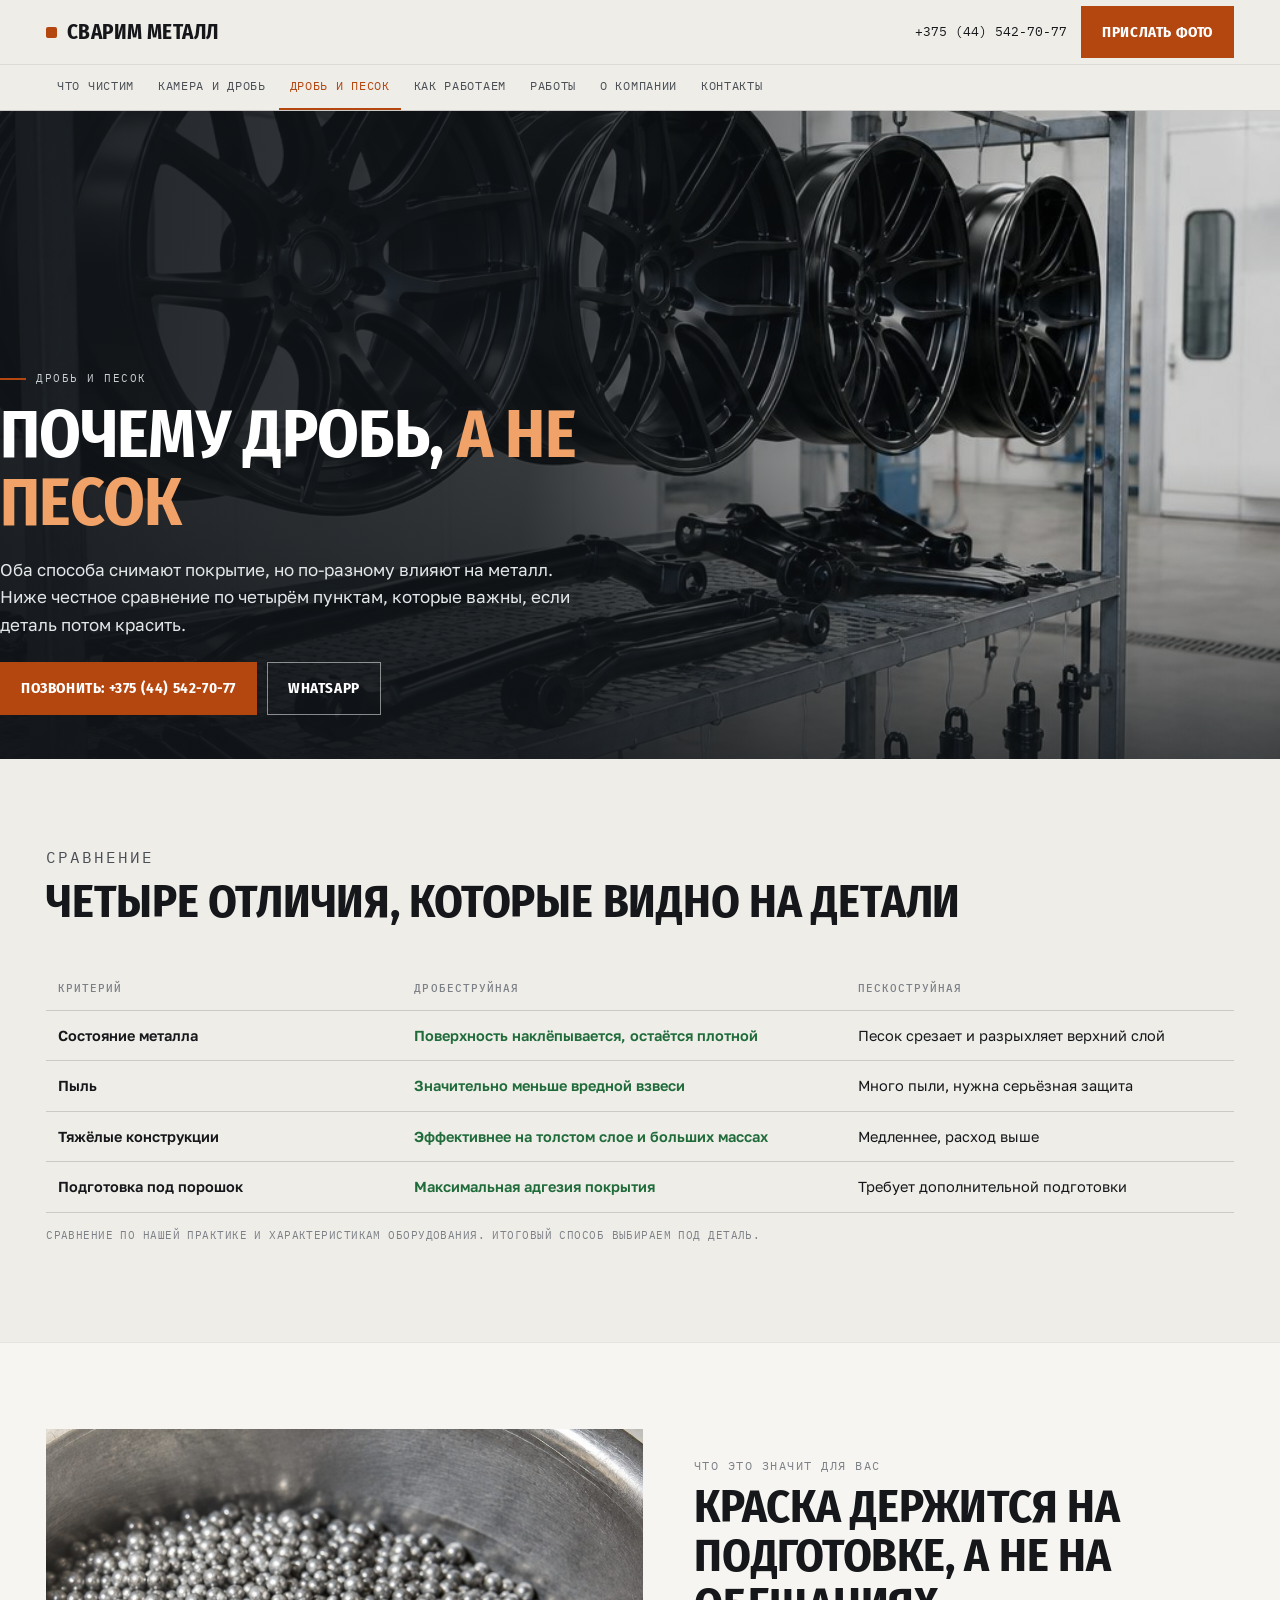
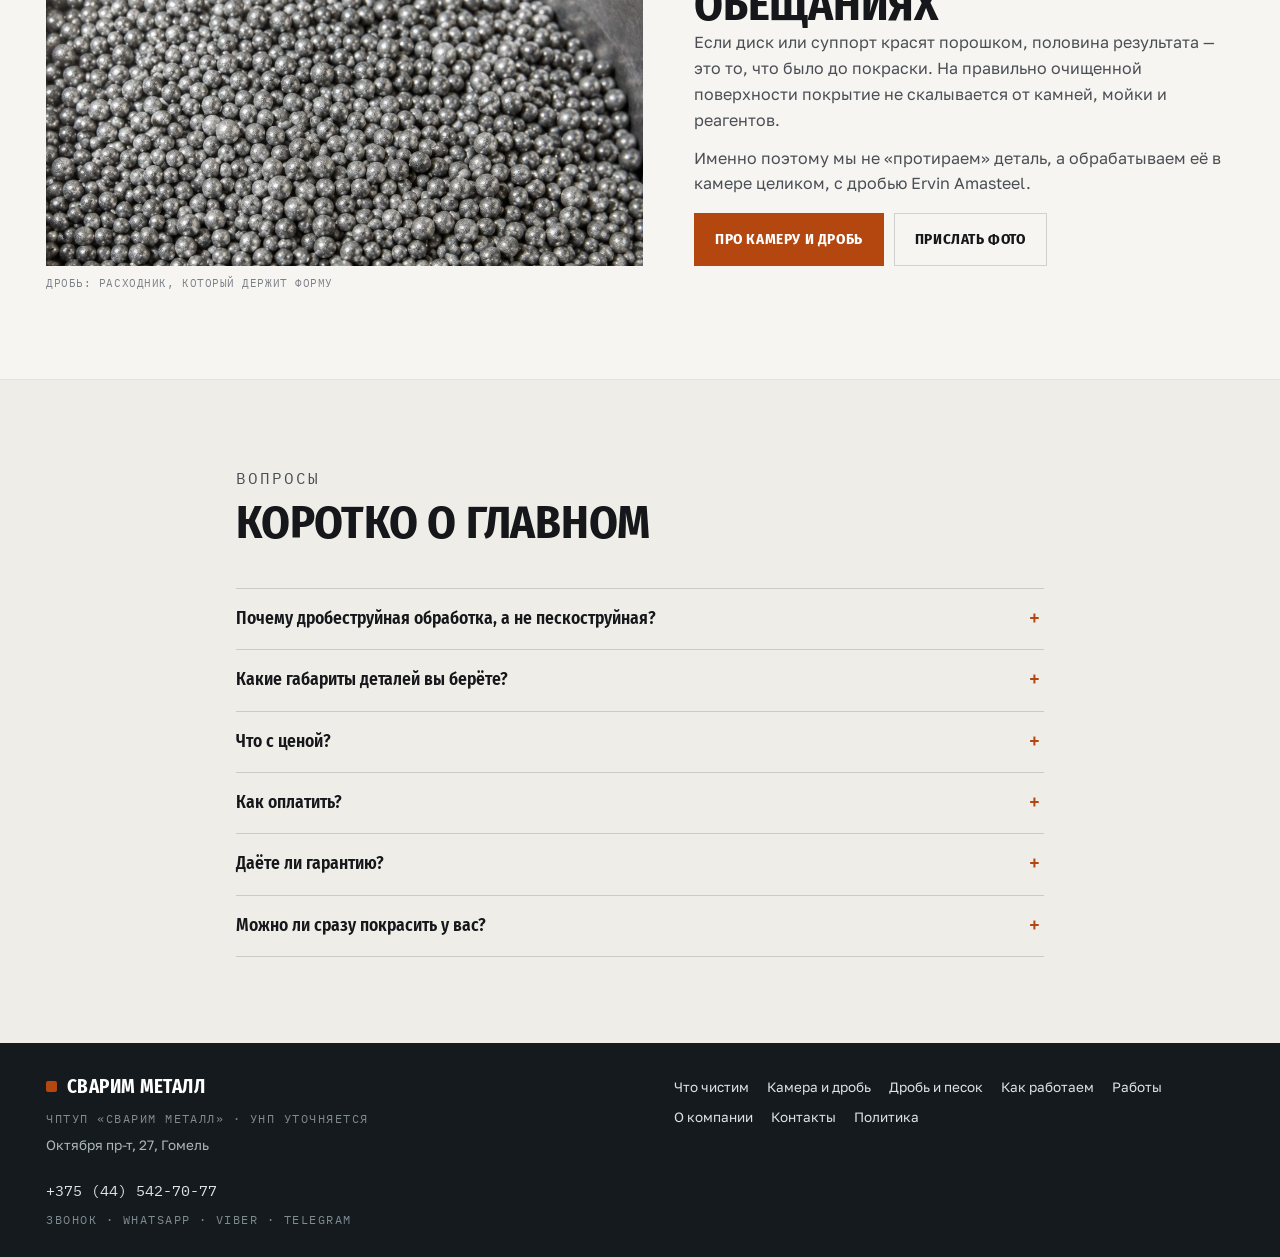
<file: sravnenie.html>
<!doctype html><html lang="ru"><head>
<meta charset="utf-8"><meta name="viewport" content="width=device-width,initial-scale=1">
<title>Дробь или песок: чем отличается дробеструйная очистка | Сварим Металл, Гомель</title><meta name="description" content="Сравнение дробеструйной и пескоструйной очистки: прочность поверхности, количество пыли, эффективность на тяжёлых конструкциях, адгезия под порошковую покраску. Гомель, Октября пр-т, 27.">
<meta property="og:title" content="Дробь или песок: чем отличается дробеструйная очистка | Сварим Металл, Гомель"><meta property="og:description" content="Сравнение дробеструйной и пескоструйной очистки: прочность поверхности, количество пыли, эффективность на тяжёлых конструкциях, адгезия под порошковую покраску. Гомель, Октября пр-т, 27.">
<meta property="og:type" content="website"><meta property="og:locale" content="ru_BY">
<link rel="icon" href="assets/img/favicon.svg" type="image/svg+xml">
<link rel="preconnect" href="https://fonts.googleapis.com"><link rel="preconnect" href="https://fonts.gstatic.com" crossorigin>
<link href="https://fonts.googleapis.com/css2?family=Fira+Sans+Condensed:wght@500;600;700;800&family=Golos+Text:wght@400;500;600&family=IBM+Plex+Mono:wght@400;500&display=swap" rel="stylesheet">
<style>
:root{--paper:#EFEDE8;--paper2:#F7F5F1;--ink:#15171A;--ink2:#4A4F55;--ink3:#7C8188;--steel:#33424D;
--signal:#B4460F;--line:rgba(21,23,26,.16);--line2:rgba(21,23,26,.08);
--f-d:'Fira Sans Condensed',Arial,sans-serif;--f-t:'Golos Text',Arial,sans-serif;--f-m:'IBM Plex Mono',monospace}
*{box-sizing:border-box}
body{margin:0;background:var(--paper);color:var(--ink);font:16px/1.62 var(--f-t);-webkit-text-size-adjust:100%}
body.is-locked{overflow:hidden}
img{max-width:100%;display:block}
a{color:inherit}
.wrap{max-width:1320px;margin-inline:auto;padding-inline:clamp(16px,3.6vw,56px)}
.top{position:sticky;top:0;z-index:40;background:rgba(239,237,232,.97);border-bottom:1px solid var(--line);backdrop-filter:blur(8px)}
.top__row{display:flex;align-items:center;gap:14px;min-height:64px}
.brand{display:inline-flex;align-items:baseline;gap:10px;text-decoration:none;font-family:var(--f-d);font-weight:700;
font-size:21px;letter-spacing:.02em;text-transform:uppercase;line-height:1;min-width:0;overflow:hidden;white-space:nowrap}
.brand i{display:inline-block;width:11px;height:11px;background:var(--signal);border-radius:2px;flex:none;transform:translateY(-1px)}
.top__sp{flex:1;min-width:6px}
.tel{font-family:var(--f-m);font-size:13px;text-decoration:none;white-space:nowrap}
.btn{display:inline-flex;align-items:center;justify-content:center;gap:8px;padding:13px 20px;background:var(--signal);
color:#FFF;text-decoration:none;font-family:var(--f-d);font-weight:700;font-size:15px;letter-spacing:.04em;text-transform:uppercase;
border:1px solid var(--signal);white-space:nowrap}
.btn--ghost{background:transparent;color:var(--ink);border-color:var(--line)}
.burger{display:none;flex-direction:column;gap:5px;width:42px;height:42px;align-items:center;justify-content:center;
background:transparent;border:1px solid var(--line);cursor:pointer;flex:none}
.burger span{display:block;width:19px;height:2px;background:var(--ink)}
.navbar{border-top:1px solid var(--line2);position:relative}
.navbar__in{display:flex;align-items:center;gap:2px;overflow-x:auto;scrollbar-width:none;-ms-overflow-style:none}
.navbar__in::-webkit-scrollbar{display:none;height:0}
.navbar a{flex:none;font-family:var(--f-m);font-size:11.5px;letter-spacing:.06em;text-transform:uppercase;
padding:12px 11px;white-space:nowrap;text-decoration:none;color:var(--ink2);border-bottom:2px solid transparent}
.navbar a:hover{color:var(--ink)}
.navbar a[aria-current="page"]{color:var(--signal);border-color:var(--signal)}
.navbar::after{content:"";position:absolute;right:0;top:0;bottom:0;width:30px;pointer-events:none;
background:linear-gradient(90deg,rgba(239,237,232,0),rgba(239,237,232,.97))}
@media (min-width:860px){.navbar::after{display:none}}
.hero{position:relative;min-height:clamp(500px,72vh,720px);display:flex;align-items:flex-end;color:#fff;overflow:hidden;background:#232A30}
.hero__bg{position:absolute;inset:0;width:100%;height:100%;object-fit:cover}
.hero__sc{position:absolute;inset:0;background:linear-gradient(96deg,rgba(16,20,24,.94) 0%,rgba(16,20,24,.80) 42%,rgba(16,20,24,.12) 78%),
linear-gradient(0deg,rgba(16,20,24,.72),rgba(16,20,24,0) 46%)}
.hero__in{position:relative;padding:clamp(28px,6vw,68px) 0 clamp(26px,4vw,44px);width:100%}
.hero h1{font-family:var(--f-d);font-weight:700;font-size:clamp(2rem,5.2vw,4.4rem);line-height:1.02;letter-spacing:-.01em;
text-transform:uppercase;margin:14px 0 0;max-width:19ch}
.hero h1 em{font-style:normal;color:#F0A268}
.hero .lead{max-width:52ch;margin:18px 0 24px;color:#E4E7E9;font-size:17px}
.kicker{display:inline-flex;align-items:center;gap:10px;font-family:var(--f-m);font-size:11px;letter-spacing:.14em;
text-transform:uppercase;color:#C9CFD3}
.kicker i{width:26px;height:2px;background:var(--signal);display:block}
.hero__cta{display:flex;flex-wrap:wrap;gap:10px}
.fbar{position:fixed;left:0;right:0;bottom:0;z-index:45;display:none;gap:1px;background:var(--ink);border-top:1px solid #2A2E33}
.fbar a{flex:1;display:flex;align-items:center;justify-content:center;gap:7px;padding:13px 4px;color:#fff;text-decoration:none;
font-family:var(--f-d);font-weight:600;font-size:13.5px;letter-spacing:.04em;text-transform:uppercase;background:var(--ink)}
.fbar a+a{background:#20242A}
.fbar a.acc{background:var(--signal)}
.drawer{position:fixed;inset:0;z-index:60;background:rgba(12,14,16,.55);display:none;overflow-y:auto}
.drawer[data-open="true"]{display:block}
.drawer__in{background:var(--paper);min-height:100%;padding:20px clamp(16px,5vw,32px) 34px;max-width:520px;margin-left:auto}
.drawer__top{display:flex;align-items:center;justify-content:space-between;gap:12px;margin-bottom:18px}
.drawer__close{width:42px;height:42px;border:1px solid var(--line);background:transparent;font-size:20px;cursor:pointer;line-height:1}
.drawer a.dl{display:block;padding:14px 0;border-bottom:1px solid var(--line2);text-decoration:none;
font-family:var(--f-d);font-weight:600;font-size:20px;text-transform:uppercase;letter-spacing:.01em}
.drawer .btn{margin-top:20px;width:100%}
[hidden]{display:none!important}
@media (max-width:859px){.top .tel,.top .btn{display:none}.burger{display:flex}.fbar{display:flex}body{padding-bottom:54px}
.brand{font-size:18px}}
@media (max-width:400px){.brand{font-size:16px}}
</style>
<link rel="stylesheet" href="assets/css/site.v1.css">
</head><body id="top">
<header class="top">
  <div class="wrap top__row">
    <a class="brand" href="index.html"><i></i><span>СВАРИМ МЕТАЛЛ</span></a>
    <span class="top__sp"></span>
    <a class="tel" href="tel:+375445427077">+375 (44) 542-70-77</a>
    <a class="btn" href="https://wa.me/375445427077" target="_blank" rel="noopener">Прислать фото</a>
    <button class="burger" id="burger" aria-label="Меню" aria-expanded="false" aria-controls="drawer"><span></span><span></span><span></span></button>
  </div>
  <nav class="navbar" aria-label="Страницы сайта"><div class="wrap navbar__in"><a href="uslugi.html">Что чистим</a><a href="kamera.html">Камера и дробь</a><a href="sravnenie.html" aria-current="page">Дробь и песок</a><a href="kak-rabotaem.html">Как работаем</a><a href="raboty.html">Работы</a><a href="o-kompanii.html">О компании</a><a href="kontakty.html">Контакты</a></div></nav>
</header>
<div class="drawer" id="drawer" data-open="false" hidden>
  <div class="drawer__in" role="dialog" aria-modal="true" aria-label="Меню">
    <div class="drawer__top"><span class="mono">Меню</span><button class="drawer__close" id="drawerClose" aria-label="Закрыть">×</button></div>
    
    <a class="dl" href="index.html">Главная</a>
    <a class="dl" href="uslugi.html">Что чистим</a><a class="dl" href="kamera.html">Камера и дробь</a><a class="dl" href="sravnenie.html">Дробь и песок</a><a class="dl" href="kak-rabotaem.html">Как работаем</a><a class="dl" href="raboty.html">Работы</a><a class="dl" href="o-kompanii.html">О компании</a><a class="dl" href="kontakty.html">Контакты</a>
    <a class="dl" href="politika.html">Политика</a>
    <a class="btn" href="https://wa.me/375445427077" target="_blank" rel="noopener">Прислать фото в мессенджер</a>
  </div>
</div>
<section class="hero">
  <img class="hero__bg" src="assets/img/powder.jpg" alt="Детали после подготовки и порошковой покраски">
  <div class="hero__sc"></div>
  <div class="wrap hero__in">
    <span class="kicker"><i></i>Дробь и песок</span>
    <h1>Почему дробь, <em>а не песок</em></h1>
    <p class="lead">Оба способа снимают покрытие, но по-разному влияют на металл. Ниже честное сравнение по четырём пунктам, которые важны, если деталь потом красить.</p>
    <div class="hero__cta"><a class="btn" href="tel:+375445427077">Позвонить: +375 (44) 542-70-77</a><a class="btn btn--ghost" style="color:#fff;border-color:rgba(255,255,255,.5)" href="https://wa.me/375445427077" target="_blank" rel="noopener">WhatsApp</a></div>
    
  </div>
</section>
<main>
<section class="sec"><div class="wrap">
  <div class="shead"><div><p class="mono" style="margin-bottom:8px">Сравнение</p><h2>Четыре отличия, которые видно на детали</h2></div></div>
  <div class="tablewrap"><table class="cmp">
    <thead><tr><th>Критерий</th><th>Дробеструйная</th><th>Пескоструйная</th></tr></thead>
    <tbody>
      <tr><td>Состояние металла</td><td class="win">Поверхность наклёпывается, остаётся плотной</td><td>Песок срезает и разрыхляет верхний слой</td></tr>
      <tr><td>Пыль</td><td class="win">Значительно меньше вредной взвеси</td><td>Много пыли, нужна серьёзная защита</td></tr>
      <tr><td>Тяжёлые конструкции</td><td class="win">Эффективнее на толстом слое и больших массах</td><td>Медленнее, расход выше</td></tr>
      <tr><td>Подготовка под порошок</td><td class="win">Максимальная адгезия покрытия</td><td>Требует дополнительной подготовки</td></tr>
    </tbody>
  </table></div>
  <p class="form__note" style="margin-top:14px">Сравнение по нашей практике и характеристикам оборудования. Итоговый способ выбираем под деталь.</p>
</div></section>
<section class="sec sec--paper2"><div class="wrap split">
  <figure class="photo"><img src="assets/img/grit.jpg" alt="Стальная дробь"><figcaption>Дробь: расходник, который держит форму</figcaption></figure>
  <div>
    <p class="mono" style="margin-bottom:8px">Что это значит для вас</p>
    <h2>Краска держится на подготовке, а не на обещаниях</h2>
    <p class="muted">Если диск или суппорт красят порошком, половина результата — это то, что было до покраски. На правильно очищенной поверхности покрытие не скалывается от камней, мойки и реагентов.</p>
    <p class="muted">Именно поэтому мы не «протираем» деталь, а обрабатываем её в камере целиком, с дробью Ervin Amasteel.</p>
    <div class="hero__cta" style="margin-top:16px"><a class="btn" href="kamera.html">Про камеру и дробь</a><a class="btn btn--ghost" href="https://wa.me/375445427077" target="_blank" rel="noopener">Прислать фото</a></div>
  </div>
</div></section>
<section class="sec"><div class="wrap" style="max-width:900px">
  <div class="shead"><div><p class="mono" style="margin-bottom:8px">Вопросы</p><h2>Коротко о главном</h2></div></div>
  <div class="acc"><details><summary>Почему дробеструйная обработка, а не пескоструйная?</summary><p>Дробь после удара о деталь оставляет более прочную поверхность без «разрыхления» металла, в процессе почти нет вредной пыли, а на тяжёлых конструкциях и толстом слое покрытия она работает быстрее. Плюс после дроби поверхность даёт максимальную адгезию для порошковой покраски.</p></details><details><summary>Какие габариты деталей вы берёте?</summary><p>Рабочая зона камеры — 1230 × 900 × 660 мм по длине, глубине и высоте. Всё, что проходит по этим размерам, обрабатываем в камере. Если деталь крупнее — напишите, обсудим варианты: разборка на части или отказ без оплаты.</p></details><details><summary>Что с ценой?</summary><p>Стоимость считаем индивидуально: она зависит от площади, состояния покрытия и сложности детали. Пришлите фото в любой мессенджер — сориентируем по цене до того, как вы привезёте деталь.</p></details><details><summary>Как оплатить?</summary><p>По предоплате или по факту выполненной работы: наличными или терминалом. С юридическими лицами работаем по безналичному расчёту.</p></details><details><summary>Даёте ли гарантию?</summary><p>Да, гарантия на качество выполненных работ. Если после обработки обнаружится недоочищенный участок, покажите его — вернёмся к детали.</p></details><details><summary>Можно ли сразу покрасить у вас?</summary><p>Мы готовим поверхность под порошковую покраску — после дроби она максимально восприимчива к покрытию. По покраске скажите задачу заранее: обсудим, как удобнее — красить у нас или везти на своё производство.</p></details></div>
</div></section>
</main>
<footer class="foot"><div class="wrap foot__in">
  <div>
    <a class="brand" href="index.html" style="color:#fff;font-size:19px"><i></i><span>СВАРИМ МЕТАЛЛ</span></a>
    <p class="mono" style="margin:10px 0 0">ЧПТУП «Сварим Металл» · УНП уточняется</p>
    <p style="margin:6px 0 0">Октября пр-т, 27, Гомель</p>
  </div>
  <nav class="foot__nav"><a href="uslugi.html">Что чистим</a><a href="kamera.html">Камера и дробь</a><a href="sravnenie.html">Дробь и песок</a><a href="kak-rabotaem.html">Как работаем</a><a href="raboty.html">Работы</a><a href="o-kompanii.html">О компании</a><a href="kontakty.html">Контакты</a><a href="politika.html">Политика</a></nav>
  <div>
    <a href="tel:+375445427077" style="font-family:var(--f-m);font-size:15px">+375 (44) 542-70-77</a>
    <p class="mono" style="margin:8px 0 0">звонок · WhatsApp · Viber · Telegram</p>
  </div>
</div></footer>
<div class="fbar">
  <a class="acc" href="tel:+375445427077">Позвонить</a>
  <a href="https://wa.me/375445427077" target="_blank" rel="noopener">WhatsApp</a>
  <a href="kontakty.html#zayavka">Заявка</a>
</div>
<script src="assets/js/main.v1.js" defer></script></body></html>
</file>
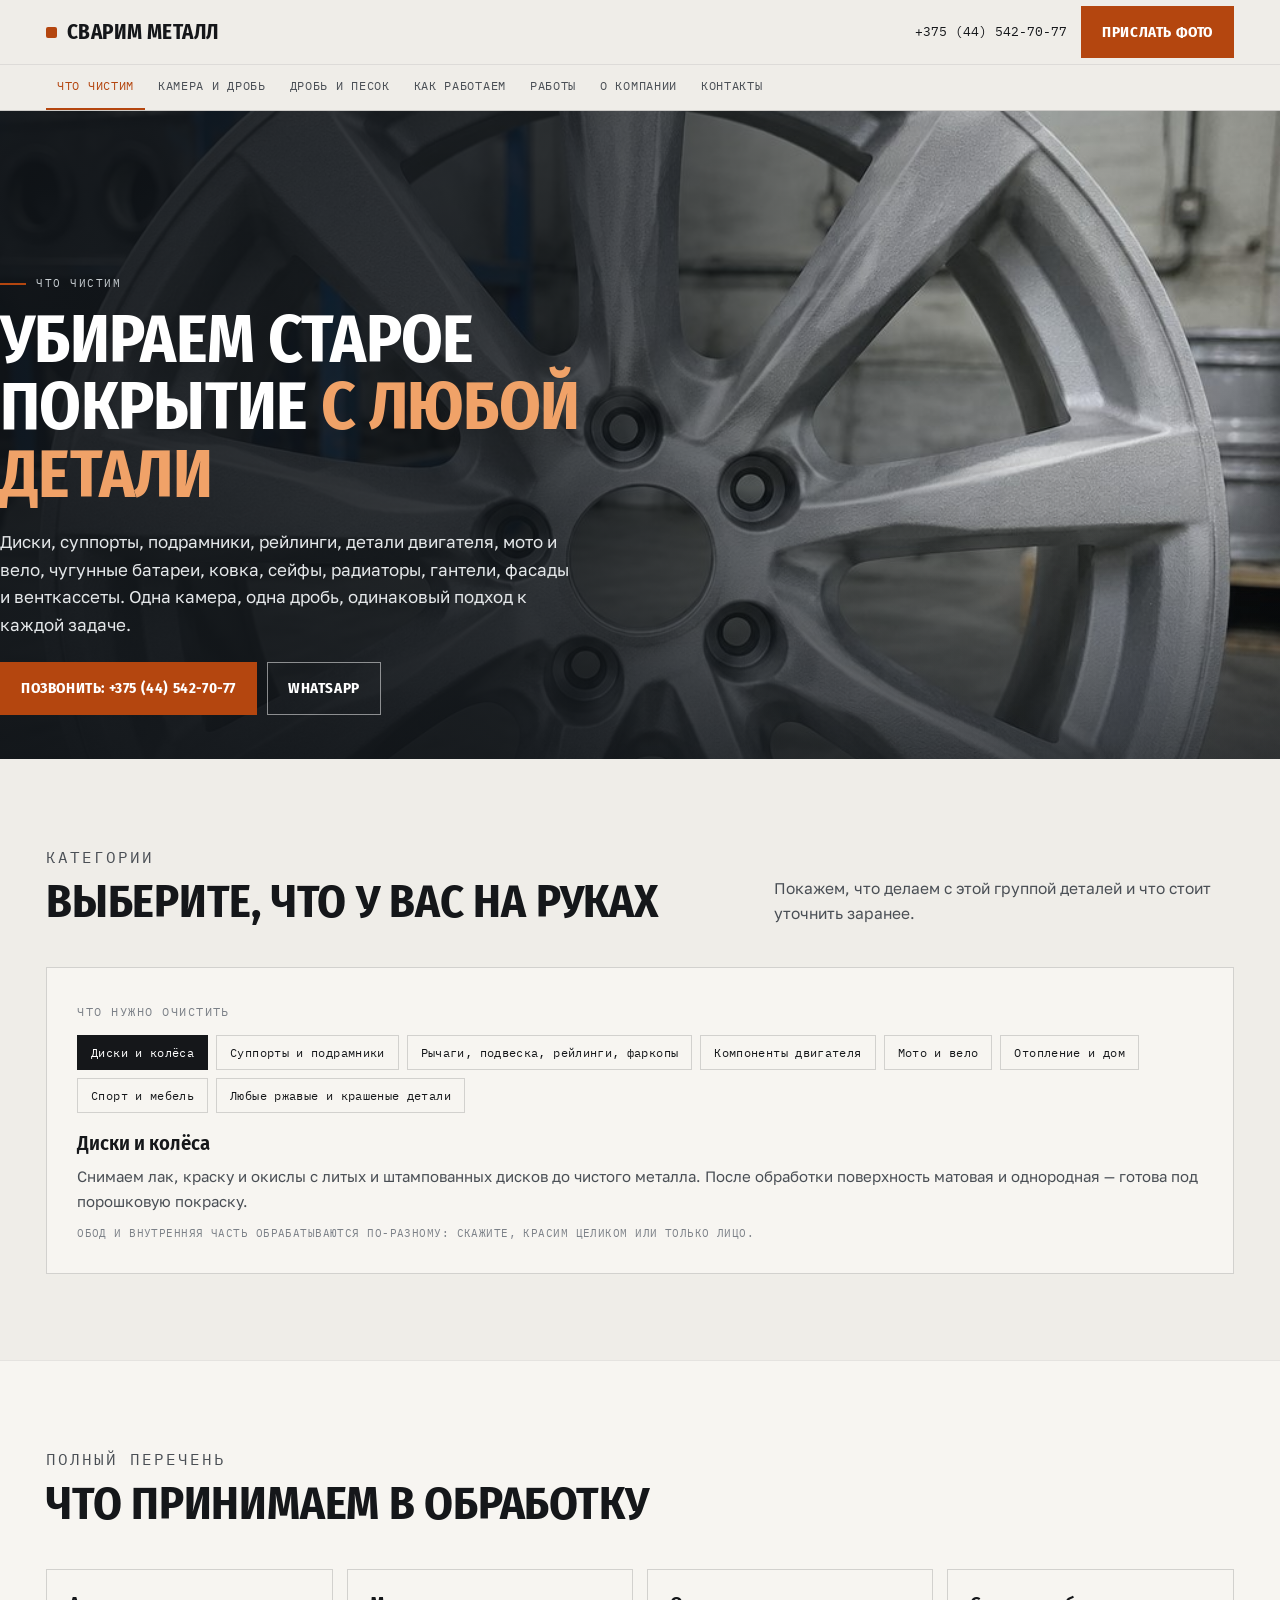
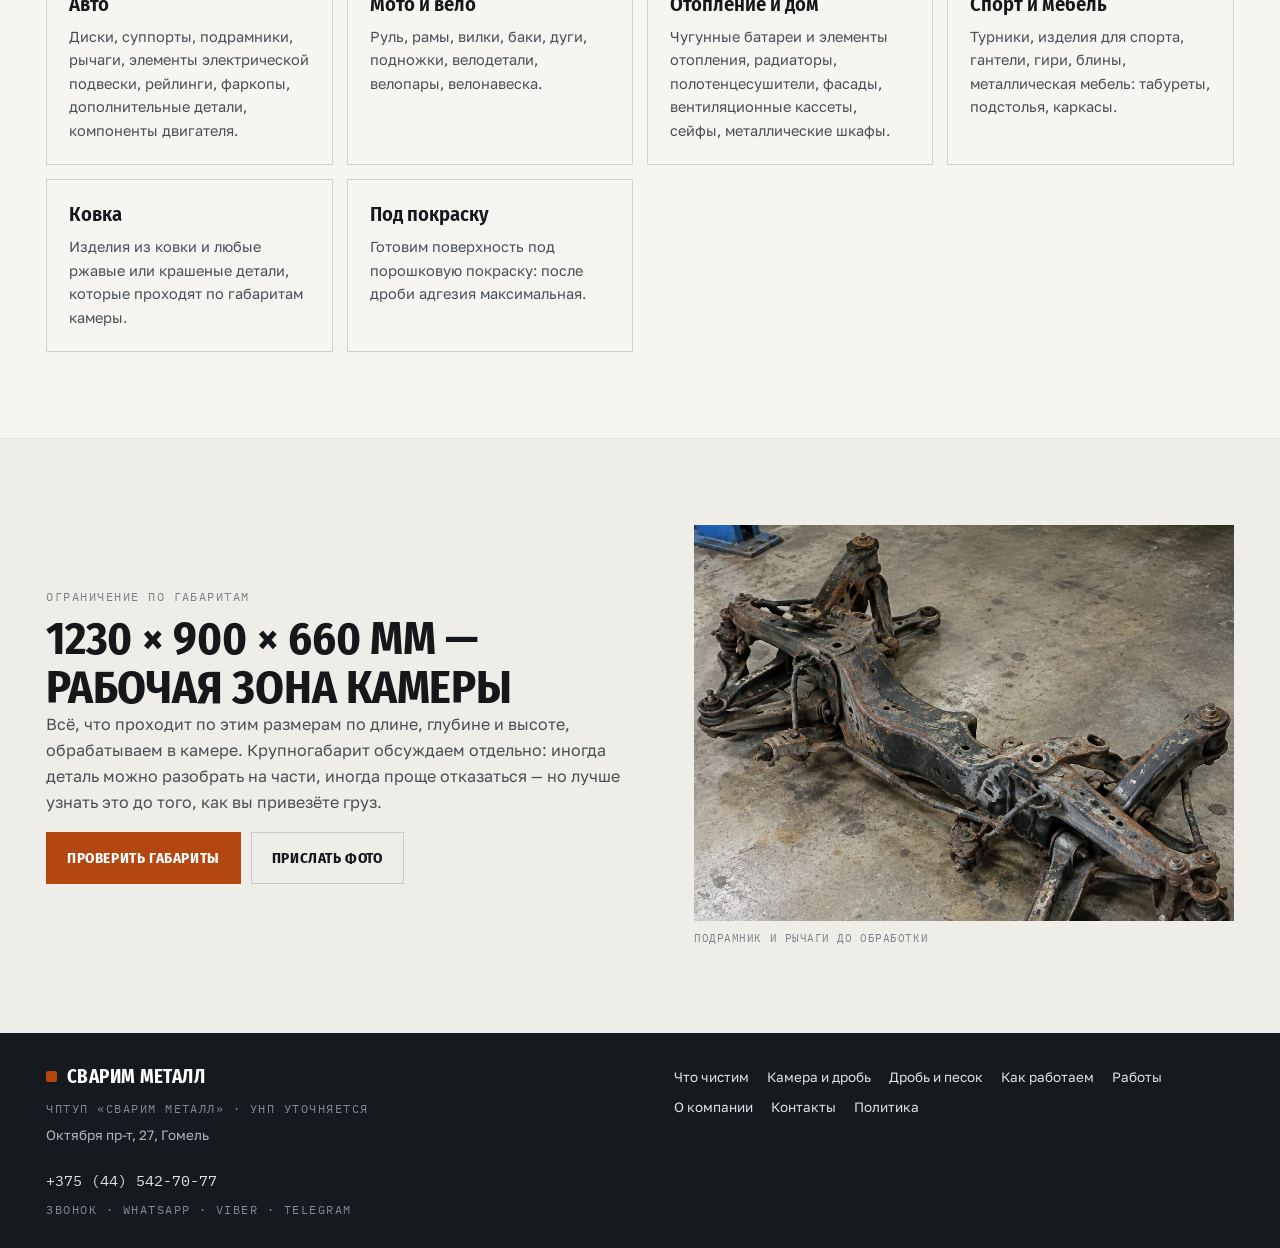
<file: uslugi.html>
<!doctype html><html lang="ru"><head>
<meta charset="utf-8"><meta name="viewport" content="width=device-width,initial-scale=1">
<title>Что чистим: диски, суппорты, подрамники, батареи, ковка — Гомель | Сварим Металл</title><meta name="description" content="Дробеструйная очистка в Гомеле: автомобильные диски, суппорты, подрамники, рычаги, рейлинги, фаркопы, детали двигателя, мото и вело, чугунные батареи, ковка, сейфы, радиаторы, спортивный инвентарь.">
<meta property="og:title" content="Что чистим: диски, суппорты, подрамники, батареи, ковка — Гомель | Сварим Металл"><meta property="og:description" content="Дробеструйная очистка в Гомеле: автомобильные диски, суппорты, подрамники, рычаги, рейлинги, фаркопы, детали двигателя, мото и вело, чугунные батареи, ковка, сейфы, радиаторы, спортивный инвентарь.">
<meta property="og:type" content="website"><meta property="og:locale" content="ru_BY">
<link rel="icon" href="assets/img/favicon.svg" type="image/svg+xml">
<link rel="preconnect" href="https://fonts.googleapis.com"><link rel="preconnect" href="https://fonts.gstatic.com" crossorigin>
<link href="https://fonts.googleapis.com/css2?family=Fira+Sans+Condensed:wght@500;600;700;800&family=Golos+Text:wght@400;500;600&family=IBM+Plex+Mono:wght@400;500&display=swap" rel="stylesheet">
<style>
:root{--paper:#EFEDE8;--paper2:#F7F5F1;--ink:#15171A;--ink2:#4A4F55;--ink3:#7C8188;--steel:#33424D;
--signal:#B4460F;--line:rgba(21,23,26,.16);--line2:rgba(21,23,26,.08);
--f-d:'Fira Sans Condensed',Arial,sans-serif;--f-t:'Golos Text',Arial,sans-serif;--f-m:'IBM Plex Mono',monospace}
*{box-sizing:border-box}
body{margin:0;background:var(--paper);color:var(--ink);font:16px/1.62 var(--f-t);-webkit-text-size-adjust:100%}
body.is-locked{overflow:hidden}
img{max-width:100%;display:block}
a{color:inherit}
.wrap{max-width:1320px;margin-inline:auto;padding-inline:clamp(16px,3.6vw,56px)}
.top{position:sticky;top:0;z-index:40;background:rgba(239,237,232,.97);border-bottom:1px solid var(--line);backdrop-filter:blur(8px)}
.top__row{display:flex;align-items:center;gap:14px;min-height:64px}
.brand{display:inline-flex;align-items:baseline;gap:10px;text-decoration:none;font-family:var(--f-d);font-weight:700;
font-size:21px;letter-spacing:.02em;text-transform:uppercase;line-height:1;min-width:0;overflow:hidden;white-space:nowrap}
.brand i{display:inline-block;width:11px;height:11px;background:var(--signal);border-radius:2px;flex:none;transform:translateY(-1px)}
.top__sp{flex:1;min-width:6px}
.tel{font-family:var(--f-m);font-size:13px;text-decoration:none;white-space:nowrap}
.btn{display:inline-flex;align-items:center;justify-content:center;gap:8px;padding:13px 20px;background:var(--signal);
color:#FFF;text-decoration:none;font-family:var(--f-d);font-weight:700;font-size:15px;letter-spacing:.04em;text-transform:uppercase;
border:1px solid var(--signal);white-space:nowrap}
.btn--ghost{background:transparent;color:var(--ink);border-color:var(--line)}
.burger{display:none;flex-direction:column;gap:5px;width:42px;height:42px;align-items:center;justify-content:center;
background:transparent;border:1px solid var(--line);cursor:pointer;flex:none}
.burger span{display:block;width:19px;height:2px;background:var(--ink)}
.navbar{border-top:1px solid var(--line2);position:relative}
.navbar__in{display:flex;align-items:center;gap:2px;overflow-x:auto;scrollbar-width:none;-ms-overflow-style:none}
.navbar__in::-webkit-scrollbar{display:none;height:0}
.navbar a{flex:none;font-family:var(--f-m);font-size:11.5px;letter-spacing:.06em;text-transform:uppercase;
padding:12px 11px;white-space:nowrap;text-decoration:none;color:var(--ink2);border-bottom:2px solid transparent}
.navbar a:hover{color:var(--ink)}
.navbar a[aria-current="page"]{color:var(--signal);border-color:var(--signal)}
.navbar::after{content:"";position:absolute;right:0;top:0;bottom:0;width:30px;pointer-events:none;
background:linear-gradient(90deg,rgba(239,237,232,0),rgba(239,237,232,.97))}
@media (min-width:860px){.navbar::after{display:none}}
.hero{position:relative;min-height:clamp(500px,72vh,720px);display:flex;align-items:flex-end;color:#fff;overflow:hidden;background:#232A30}
.hero__bg{position:absolute;inset:0;width:100%;height:100%;object-fit:cover}
.hero__sc{position:absolute;inset:0;background:linear-gradient(96deg,rgba(16,20,24,.94) 0%,rgba(16,20,24,.80) 42%,rgba(16,20,24,.12) 78%),
linear-gradient(0deg,rgba(16,20,24,.72),rgba(16,20,24,0) 46%)}
.hero__in{position:relative;padding:clamp(28px,6vw,68px) 0 clamp(26px,4vw,44px);width:100%}
.hero h1{font-family:var(--f-d);font-weight:700;font-size:clamp(2rem,5.2vw,4.4rem);line-height:1.02;letter-spacing:-.01em;
text-transform:uppercase;margin:14px 0 0;max-width:19ch}
.hero h1 em{font-style:normal;color:#F0A268}
.hero .lead{max-width:52ch;margin:18px 0 24px;color:#E4E7E9;font-size:17px}
.kicker{display:inline-flex;align-items:center;gap:10px;font-family:var(--f-m);font-size:11px;letter-spacing:.14em;
text-transform:uppercase;color:#C9CFD3}
.kicker i{width:26px;height:2px;background:var(--signal);display:block}
.hero__cta{display:flex;flex-wrap:wrap;gap:10px}
.fbar{position:fixed;left:0;right:0;bottom:0;z-index:45;display:none;gap:1px;background:var(--ink);border-top:1px solid #2A2E33}
.fbar a{flex:1;display:flex;align-items:center;justify-content:center;gap:7px;padding:13px 4px;color:#fff;text-decoration:none;
font-family:var(--f-d);font-weight:600;font-size:13.5px;letter-spacing:.04em;text-transform:uppercase;background:var(--ink)}
.fbar a+a{background:#20242A}
.fbar a.acc{background:var(--signal)}
.drawer{position:fixed;inset:0;z-index:60;background:rgba(12,14,16,.55);display:none;overflow-y:auto}
.drawer[data-open="true"]{display:block}
.drawer__in{background:var(--paper);min-height:100%;padding:20px clamp(16px,5vw,32px) 34px;max-width:520px;margin-left:auto}
.drawer__top{display:flex;align-items:center;justify-content:space-between;gap:12px;margin-bottom:18px}
.drawer__close{width:42px;height:42px;border:1px solid var(--line);background:transparent;font-size:20px;cursor:pointer;line-height:1}
.drawer a.dl{display:block;padding:14px 0;border-bottom:1px solid var(--line2);text-decoration:none;
font-family:var(--f-d);font-weight:600;font-size:20px;text-transform:uppercase;letter-spacing:.01em}
.drawer .btn{margin-top:20px;width:100%}
[hidden]{display:none!important}
@media (max-width:859px){.top .tel,.top .btn{display:none}.burger{display:flex}.fbar{display:flex}body{padding-bottom:54px}
.brand{font-size:18px}}
@media (max-width:400px){.brand{font-size:16px}}
</style>
<link rel="stylesheet" href="assets/css/site.v1.css">
</head><body id="top">
<header class="top">
  <div class="wrap top__row">
    <a class="brand" href="index.html"><i></i><span>СВАРИМ МЕТАЛЛ</span></a>
    <span class="top__sp"></span>
    <a class="tel" href="tel:+375445427077">+375 (44) 542-70-77</a>
    <a class="btn" href="https://wa.me/375445427077" target="_blank" rel="noopener">Прислать фото</a>
    <button class="burger" id="burger" aria-label="Меню" aria-expanded="false" aria-controls="drawer"><span></span><span></span><span></span></button>
  </div>
  <nav class="navbar" aria-label="Страницы сайта"><div class="wrap navbar__in"><a href="uslugi.html" aria-current="page">Что чистим</a><a href="kamera.html">Камера и дробь</a><a href="sravnenie.html">Дробь и песок</a><a href="kak-rabotaem.html">Как работаем</a><a href="raboty.html">Работы</a><a href="o-kompanii.html">О компании</a><a href="kontakty.html">Контакты</a></div></nav>
</header>
<div class="drawer" id="drawer" data-open="false" hidden>
  <div class="drawer__in" role="dialog" aria-modal="true" aria-label="Меню">
    <div class="drawer__top"><span class="mono">Меню</span><button class="drawer__close" id="drawerClose" aria-label="Закрыть">×</button></div>
    
    <a class="dl" href="index.html">Главная</a>
    <a class="dl" href="uslugi.html">Что чистим</a><a class="dl" href="kamera.html">Камера и дробь</a><a class="dl" href="sravnenie.html">Дробь и песок</a><a class="dl" href="kak-rabotaem.html">Как работаем</a><a class="dl" href="raboty.html">Работы</a><a class="dl" href="o-kompanii.html">О компании</a><a class="dl" href="kontakty.html">Контакты</a>
    <a class="dl" href="politika.html">Политика</a>
    <a class="btn" href="https://wa.me/375445427077" target="_blank" rel="noopener">Прислать фото в мессенджер</a>
  </div>
</div>
<section class="hero">
  <img class="hero__bg" src="assets/img/wheel.jpg" alt="Диск после дробеструйной очистки">
  <div class="hero__sc"></div>
  <div class="wrap hero__in">
    <span class="kicker"><i></i>Что чистим</span>
    <h1>Убираем старое покрытие <em>с любой детали</em></h1>
    <p class="lead">Диски, суппорты, подрамники, рейлинги, детали двигателя, мото и вело, чугунные батареи, ковка, сейфы, радиаторы, гантели, фасады и венткассеты. Одна камера, одна дробь, одинаковый подход к каждой задаче.</p>
    <div class="hero__cta"><a class="btn" href="tel:+375445427077">Позвонить: +375 (44) 542-70-77</a><a class="btn btn--ghost" style="color:#fff;border-color:rgba(255,255,255,.5)" href="https://wa.me/375445427077" target="_blank" rel="noopener">WhatsApp</a></div>
    
  </div>
</section>
<main>
<section class="sec"><div class="wrap">
  <div class="shead"><div><p class="mono" style="margin-bottom:8px">Категории</p><h2>Выберите, что у вас на руках</h2></div><p>Покажем, что делаем с этой группой деталей и что стоит уточнить заранее.</p></div>
  <div class="calc">
  <span class="mono">Что нужно очистить</span>
  <div class="chips" style="margin:12px 0 18px"><button class="chip" type="button" data-p="disk" aria-pressed="false">Диски и колёса</button><button class="chip" type="button" data-p="support" aria-pressed="false">Суппорты и подрамники</button><button class="chip" type="button" data-p="susp" aria-pressed="false">Рычаги, подвеска, рейлинги, фаркопы</button><button class="chip" type="button" data-p="engine" aria-pressed="false">Компоненты двигателя</button><button class="chip" type="button" data-p="moto" aria-pressed="false">Мото и вело</button><button class="chip" type="button" data-p="home" aria-pressed="false">Отопление и дом</button><button class="chip" type="button" data-p="sport" aria-pressed="false">Спорт и мебель</button><button class="chip" type="button" data-p="any" aria-pressed="false">Любые ржавые и крашеные детали</button></div>
  <h3 id="p-title" style="margin-bottom:8px">—</h3>
  <div id="p-body" class="muted" style="font-size:15px"></div>
  <p class="form__note" id="p-note" style="margin:12px 0 0"></p>
</div>
<script type="application/json" id="parts-data">{"disk": {"t": "Диски и колёса", "b": "<p>Снимаем лак, краску и окислы с литых и штампованных дисков до чистого металла. После обработки поверхность матовая и однородная — готова под порошковую покраску.<\/p>", "n": "Обод и внутренняя часть обрабатываются по-разному: скажите, красим целиком или только лицо."}, "support": {"t": "Суппорты и подрамники", "b": "<p>Чугун и сталь после дробеструйной очистки осветляются до ровного серого тона, ржавчина и старая краска уходят из полостей и углов.<\/p>", "n": "Пришлите фото узла целиком и отдельно проблемных мест — по ним виднее, нужна ли разборка."}, "susp": {"t": "Рычаги, подвеска, рейлинги, фаркопы", "b": "<p>Детали подвески, рейлинги, фаркопы и прочая авто-навеска чистятся без снятия металла: дробь работает по плоскости мягче, чем песок.<\/p>", "n": "Размер деталей имеет значение: рабочая зона камеры 1230 × 900 × 660 мм."}, "engine": {"t": "Компоненты двигателя", "b": "<p>Блоки, крышки, коллекторы и кронштейны очищаются от нагара и коррозии перед дефектовкой и покраской.<\/p>", "n": "Полости и каналы промываются отдельно — уточним при приёме детали."}, "moto": {"t": "Мото и вело", "b": "<p>Рамы, вилки, рули, дуги, подножки, баки, велодетали и велонавеска — всё, что нужно очистить под покраску или восстановление.<\/p>", "n": "Мелкие детали лучше привозить в одной таре, чтобы не потерялись."}, "home": {"t": "Отопление и дом", "b": "<p>Чугунные батареи, радиаторы, полотенцесушители, элементы отопления, кованые изделия, фасады и венткассеты, сейфы и металлические шкафы.<\/p>", "n": "Для ковки и батарей уточним, нужна ли обработка изнутри или только снаружи."}, "sport": {"t": "Спорт и мебель", "b": "<p>Турники, гантели, гири, блины, рамы тренажёров, металлическая мебель: табуреты, подстолья, каркасы.<\/p>", "n": "Чугунные блины и гири дают ровный тон после очистки — под покраску или без неё."}, "any": {"t": "Любые ржавые и крашеные детали", "b": "<p>Удаляем старое покрытие и коррозию с любых металлических изделий, которые проходят в камеру по габаритам.<\/p>", "n": "Стоимость считаем индивидуально — пришлите фото детали в любой мессенджер."}, "__keys": ["disk", "support", "susp", "engine", "moto", "home", "sport", "any"]}</script>
</div></section>

<section class="sec sec--paper2"><div class="wrap">
  <div class="shead"><div><p class="mono" style="margin-bottom:8px">Полный перечень</p><h2>Что принимаем в обработку</h2></div></div>
  <div class="cards">
    <div class="card"><h3>Авто</h3><p>Диски, суппорты, подрамники, рычаги, элементы электрической подвески, рейлинги, фаркопы, дополнительные детали, компоненты двигателя.</p></div>
    <div class="card"><h3>Мото и вело</h3><p>Руль, рамы, вилки, баки, дуги, подножки, велодетали, велопары, велонавеска.</p></div>
    <div class="card"><h3>Отопление и дом</h3><p>Чугунные батареи и элементы отопления, радиаторы, полотенцесушители, фасады, вентиляционные кассеты, сейфы, металлические шкафы.</p></div>
    <div class="card"><h3>Спорт и мебель</h3><p>Турники, изделия для спорта, гантели, гири, блины, металлическая мебель: табуреты, подстолья, каркасы.</p></div>
    <div class="card"><h3>Ковка</h3><p>Изделия из ковки и любые ржавые или крашеные детали, которые проходят по габаритам камеры.</p></div>
    <div class="card"><h3>Под покраску</h3><p>Готовим поверхность под порошковую покраску: после дроби адгезия максимальная.</p></div>
  </div>
</div></section>

<section class="sec"><div class="wrap split">
  <div>
    <p class="mono" style="margin-bottom:8px">Ограничение по габаритам</p>
    <h2>1230 × 900 × 660 мм — рабочая зона камеры</h2>
    <p class="muted">Всё, что проходит по этим размерам по длине, глубине и высоте, обрабатываем в камере. Крупногабарит обсуждаем отдельно: иногда деталь можно разобрать на части, иногда проще отказаться — но лучше узнать это до того, как вы привезёте груз.</p>
    <div class="hero__cta" style="margin-top:16px"><a class="btn" href="kamera.html">Проверить габариты</a><a class="btn btn--ghost" href="https://wa.me/375445427077" target="_blank" rel="noopener">Прислать фото</a></div>
  </div>
  <figure class="photo"><img src="assets/img/rust.jpg" alt="Ржавые детали подвески до дробеструйной очистки"><figcaption>Подрамник и рычаги до обработки</figcaption></figure>
</div></section>
</main>
<footer class="foot"><div class="wrap foot__in">
  <div>
    <a class="brand" href="index.html" style="color:#fff;font-size:19px"><i></i><span>СВАРИМ МЕТАЛЛ</span></a>
    <p class="mono" style="margin:10px 0 0">ЧПТУП «Сварим Металл» · УНП уточняется</p>
    <p style="margin:6px 0 0">Октября пр-т, 27, Гомель</p>
  </div>
  <nav class="foot__nav"><a href="uslugi.html">Что чистим</a><a href="kamera.html">Камера и дробь</a><a href="sravnenie.html">Дробь и песок</a><a href="kak-rabotaem.html">Как работаем</a><a href="raboty.html">Работы</a><a href="o-kompanii.html">О компании</a><a href="kontakty.html">Контакты</a><a href="politika.html">Политика</a></nav>
  <div>
    <a href="tel:+375445427077" style="font-family:var(--f-m);font-size:15px">+375 (44) 542-70-77</a>
    <p class="mono" style="margin:8px 0 0">звонок · WhatsApp · Viber · Telegram</p>
  </div>
</div></footer>
<div class="fbar">
  <a class="acc" href="tel:+375445427077">Позвонить</a>
  <a href="https://wa.me/375445427077" target="_blank" rel="noopener">WhatsApp</a>
  <a href="kontakty.html#zayavka">Заявка</a>
</div>
<script src="assets/js/main.v1.js" defer></script></body></html>
</file>
<file: assets/css/site.v1.css>
:root{--paper:#EFEDE8;--paper2:#F7F5F1;--ink:#15171A;--ink2:#4A4F55;--ink3:#7C8188;--steel:#33424D;
--signal:#B4460F;--line:rgba(21,23,26,.16);--line2:rgba(21,23,26,.08);
--f-d:'Fira Sans Condensed',Arial,sans-serif;--f-t:'Golos Text',Arial,sans-serif;--f-m:'IBM Plex Mono',monospace}
*{box-sizing:border-box}
body{margin:0;background:var(--paper);color:var(--ink);font:16px/1.62 var(--f-t);-webkit-text-size-adjust:100%}
body.is-locked{overflow:hidden}
img{max-width:100%;display:block}
a{color:inherit}
.wrap{max-width:1320px;margin-inline:auto;padding-inline:clamp(16px,3.6vw,56px)}
.top{position:sticky;top:0;z-index:40;background:rgba(239,237,232,.97);border-bottom:1px solid var(--line);backdrop-filter:blur(8px)}
.top__row{display:flex;align-items:center;gap:14px;min-height:64px}
.brand{display:inline-flex;align-items:baseline;gap:10px;text-decoration:none;font-family:var(--f-d);font-weight:700;
font-size:21px;letter-spacing:.02em;text-transform:uppercase;line-height:1;min-width:0;overflow:hidden;white-space:nowrap}
.brand i{display:inline-block;width:11px;height:11px;background:var(--signal);border-radius:2px;flex:none;transform:translateY(-1px)}
.top__sp{flex:1;min-width:6px}
.tel{font-family:var(--f-m);font-size:13px;text-decoration:none;white-space:nowrap}
.btn{display:inline-flex;align-items:center;justify-content:center;gap:8px;padding:13px 20px;background:var(--signal);
color:#FFF;text-decoration:none;font-family:var(--f-d);font-weight:700;font-size:15px;letter-spacing:.04em;text-transform:uppercase;
border:1px solid var(--signal);white-space:nowrap}
.btn--ghost{background:transparent;color:var(--ink);border-color:var(--line)}
.burger{display:none;flex-direction:column;gap:5px;width:42px;height:42px;align-items:center;justify-content:center;
background:transparent;border:1px solid var(--line);cursor:pointer;flex:none}
.burger span{display:block;width:19px;height:2px;background:var(--ink)}
.navbar{border-top:1px solid var(--line2);position:relative}
.navbar__in{display:flex;align-items:center;gap:2px;overflow-x:auto;scrollbar-width:none;-ms-overflow-style:none}
.navbar__in::-webkit-scrollbar{display:none;height:0}
.navbar a{flex:none;font-family:var(--f-m);font-size:11.5px;letter-spacing:.06em;text-transform:uppercase;
padding:12px 11px;white-space:nowrap;text-decoration:none;color:var(--ink2);border-bottom:2px solid transparent}
.navbar a:hover{color:var(--ink)}
.navbar a[aria-current="page"]{color:var(--signal);border-color:var(--signal)}
.navbar::after{content:"";position:absolute;right:0;top:0;bottom:0;width:30px;pointer-events:none;
background:linear-gradient(90deg,rgba(239,237,232,0),rgba(239,237,232,.97))}
@media (min-width:860px){.navbar::after{display:none}}
.hero{position:relative;min-height:clamp(500px,72vh,720px);display:flex;align-items:flex-end;color:#fff;overflow:hidden;background:#232A30}
.hero__bg{position:absolute;inset:0;width:100%;height:100%;object-fit:cover}
.hero__sc{position:absolute;inset:0;background:linear-gradient(96deg,rgba(16,20,24,.94) 0%,rgba(16,20,24,.80) 42%,rgba(16,20,24,.12) 78%),
linear-gradient(0deg,rgba(16,20,24,.72),rgba(16,20,24,0) 46%)}
.hero__in{position:relative;padding:clamp(28px,6vw,68px) 0 clamp(26px,4vw,44px);width:100%}
.hero h1{font-family:var(--f-d);font-weight:700;font-size:clamp(2rem,5.2vw,4.4rem);line-height:1.02;letter-spacing:-.01em;
text-transform:uppercase;margin:14px 0 0;max-width:19ch}
.hero h1 em{font-style:normal;color:#F0A268}
.hero .lead{max-width:52ch;margin:18px 0 24px;color:#E4E7E9;font-size:17px}
.kicker{display:inline-flex;align-items:center;gap:10px;font-family:var(--f-m);font-size:11px;letter-spacing:.14em;
text-transform:uppercase;color:#C9CFD3}
.kicker i{width:26px;height:2px;background:var(--signal);display:block}
.hero__cta{display:flex;flex-wrap:wrap;gap:10px}
.fbar{position:fixed;left:0;right:0;bottom:0;z-index:45;display:none;gap:1px;background:var(--ink);border-top:1px solid #2A2E33}
.fbar a{flex:1;display:flex;align-items:center;justify-content:center;gap:7px;padding:13px 4px;color:#fff;text-decoration:none;
font-family:var(--f-d);font-weight:600;font-size:13.5px;letter-spacing:.04em;text-transform:uppercase;background:var(--ink)}
.fbar a+a{background:#20242A}
.fbar a.acc{background:var(--signal)}
.drawer{position:fixed;inset:0;z-index:60;background:rgba(12,14,16,.55);display:none;overflow-y:auto}
.drawer[data-open="true"]{display:block}
.drawer__in{background:var(--paper);min-height:100%;padding:20px clamp(16px,5vw,32px) 34px;max-width:520px;margin-left:auto}
.drawer__top{display:flex;align-items:center;justify-content:space-between;gap:12px;margin-bottom:18px}
.drawer__close{width:42px;height:42px;border:1px solid var(--line);background:transparent;font-size:20px;cursor:pointer;line-height:1}
.drawer a.dl{display:block;padding:14px 0;border-bottom:1px solid var(--line2);text-decoration:none;
font-family:var(--f-d);font-weight:600;font-size:20px;text-transform:uppercase;letter-spacing:.01em}
.drawer .btn{margin-top:20px;width:100%}
[hidden]{display:none!important}
@media (max-width:859px){.top .tel,.top .btn{display:none}.burger{display:flex}.fbar{display:flex}body{padding-bottom:54px}
.brand{font-size:18px}}
@media (max-width:400px){.brand{font-size:16px}}

.sec{padding:clamp(44px,7vw,86px) 0}
.sec--paper2{background:var(--paper2);border-top:1px solid var(--line2);border-bottom:1px solid var(--line2)}
.sec--dark{background:#1B2126;color:#EEF1F2}
.sec--dark .muted,.sec--dark p{color:#B9C0C5}
.mono{font-family:var(--f-m);font-size:11.5px;letter-spacing:.13em;text-transform:uppercase;color:var(--ink3)}
.sec--dark .mono{color:#93A0A8}
h2{font-family:var(--f-d);font-weight:700;font-size:clamp(1.7rem,3.6vw,2.9rem);line-height:1.06;text-transform:uppercase;
letter-spacing:-.005em;margin:8px 0 0}
h3{font-family:var(--f-d);font-weight:600;font-size:clamp(1.1rem,1.6vw,1.35rem);line-height:1.22;margin:0}
p{margin:0 0 12px}
.muted{color:var(--ink2)}
.shead{display:flex;justify-content:space-between;align-items:flex-end;gap:26px;margin-bottom:clamp(22px,3.4vw,40px);flex-wrap:wrap}
.shead p{max-width:46ch;margin:0;color:var(--ink2);font-size:15.5px}
.rule{height:1px;background:var(--line);border:0;margin:0}
.grit{height:10px;background-image:radial-gradient(var(--line) 1.2px,transparent 1.3px);background-size:9px 9px;opacity:.9}
.rows{border-top:1px solid var(--line)}
.row{display:grid;grid-template-columns:56px 1fr;gap:18px;padding:20px 0;border-bottom:1px solid var(--line);align-items:start}
.row .n{font-family:var(--f-m);font-size:12px;color:var(--signal);padding-top:4px}
.row h3{margin-bottom:6px}
.row p{margin:0;color:var(--ink2);font-size:15px}
.row__tag{font-family:var(--f-m);font-size:11px;letter-spacing:.08em;text-transform:uppercase;color:var(--ink3);margin-top:8px}
.cards{display:grid;grid-template-columns:repeat(auto-fit,minmax(240px,1fr));gap:14px}
.card{background:var(--paper2);border:1px solid var(--line);padding:22px}
.sec--dark .card{background:#232B31;border-color:#333C43}
.card h3{margin-bottom:8px}
.card p{margin:0;font-size:14.5px;color:var(--ink2)}
.sec--dark .card p{color:#B9C0C5}
.facts{display:grid;grid-template-columns:repeat(auto-fit,minmax(150px,1fr));border:1px solid var(--line)}
.facts div{padding:16px 18px;border-right:1px solid var(--line)}
.facts div:last-child{border-right:0}
.facts b{display:block;font-family:var(--f-d);font-weight:700;font-size:22px;text-transform:uppercase;line-height:1.1}
.facts span{font-family:var(--f-m);font-size:10.5px;letter-spacing:.06em;text-transform:uppercase;color:var(--ink3)}
.split{display:grid;grid-template-columns:1.05fr .95fr;gap:clamp(20px,4vw,52px);align-items:center}
.photo{margin:0}
.photo img{width:100%;height:auto;object-fit:cover}
.photo figcaption{font-family:var(--f-m);font-size:11px;letter-spacing:.05em;text-transform:uppercase;color:var(--ink3);padding-top:9px}
.gal{display:grid;grid-template-columns:repeat(3,1fr);gap:12px}
.gal figure{margin:0}
.gal img{width:100%;height:250px;object-fit:cover}
.gal figcaption{font-family:var(--f-m);font-size:11px;text-transform:uppercase;letter-spacing:.05em;color:var(--ink3);padding-top:8px}
.chips{display:flex;flex-wrap:wrap;gap:8px}
.chip{font-family:var(--f-m);font-size:12px;letter-spacing:.03em;padding:9px 13px;background:transparent;
border:1px solid var(--line);color:var(--ink);cursor:pointer}
.chip:hover{border-color:var(--ink)}
.chip[aria-pressed="true"]{background:var(--ink);color:#fff;border-color:var(--ink)}
.calc{background:var(--paper2);border:1px solid var(--line);padding:clamp(18px,3vw,30px)}
.sec--dark .calc{background:#232B31;border-color:#333C43}
.calc__grid{display:grid;grid-template-columns:repeat(3,1fr);gap:12px;margin:14px 0 18px}
.field{display:grid;gap:6px;min-width:0}
.field label{font-family:var(--f-m);font-size:10.5px;letter-spacing:.1em;text-transform:uppercase;color:var(--ink3)}
.sec--dark .field label{color:#93A0A8}
input[type=number],input[type=text],select,textarea{width:100%;min-width:0;font:inherit;font-size:15px;padding:11px 12px;
background:#fff;color:var(--ink);border:1px solid var(--line);border-radius:0;appearance:none}
.sec--dark input,.sec--dark select,.sec--dark textarea{background:#1B2126;color:#EEF1F2;border-color:#3A444C}
.verdict{border:1px solid var(--line);padding:16px 18px;background:var(--paper)}
.sec--dark .verdict{background:#1B2126;border-color:#3A444C}
.verdict b{display:block;font-family:var(--f-d);font-size:24px;text-transform:uppercase;line-height:1.1;margin-bottom:6px}
.verdict .ok{color:#1F6B3A}
.verdict .no{color:var(--signal)}
.verdict p{margin:0;font-size:14.5px;color:var(--ink2)}
.sec--dark .verdict p{color:#B9C0C5}
table.cmp{width:100%;border-collapse:collapse;font-size:14.5px}
table.cmp th,table.cmp td{text-align:left;padding:13px 12px;border-bottom:1px solid var(--line);vertical-align:top}
table.cmp th{font-family:var(--f-m);font-size:10.5px;letter-spacing:.1em;text-transform:uppercase;color:var(--ink3);font-weight:500}
table.cmp td:first-child{font-weight:600;width:30%}
table.cmp .win{color:#1F6B3A;font-weight:600}
.tablewrap{overflow-x:auto;-webkit-overflow-scrolling:touch}
.tablewrap table.cmp{min-width:540px}
.acc{border-top:1px solid var(--line)}
.acc details{border-bottom:1px solid var(--line)}
.acc summary{cursor:pointer;padding:16px 30px 16px 0;font-family:var(--f-d);font-weight:600;font-size:17.5px;position:relative;list-style:none}
.acc summary::-webkit-details-marker{display:none}
.acc summary::after{content:"+";position:absolute;right:4px;top:13px;font-family:var(--f-m);font-size:18px;color:var(--signal)}
.acc details[open] summary::after{content:"–"}
.acc p{margin:0 0 16px;color:var(--ink2);max-width:78ch;font-size:15px}
.form{display:grid;gap:12px;max-width:560px}
.form__row{display:grid;grid-template-columns:1fr 1fr;gap:12px}
.form textarea{min-height:96px;resize:vertical}
.form__note{font-family:var(--f-m);font-size:11px;letter-spacing:.04em;color:var(--ink3);text-transform:uppercase}
.formout{font-family:var(--f-m);font-size:12.5px;line-height:1.6;color:var(--ink2);background:var(--paper2);
border:1px solid var(--line);padding:14px;white-space:pre-line;word-break:break-word}
.foot{background:#141A1E;color:#AEB7BC;padding:34px 0 28px;font-size:13.5px}
.foot__in{display:flex;flex-wrap:wrap;gap:22px;justify-content:space-between;align-items:flex-start}
.foot a{text-decoration:none;color:#DCE2E5}
.foot__nav{display:flex;flex-wrap:wrap;gap:8px 18px;max-width:560px}
.foot .mono{color:#7F8A91}
.badge{display:inline-flex;align-items:center;gap:8px;font-family:var(--f-m);font-size:11px;letter-spacing:.08em;
text-transform:uppercase;color:var(--ink2);border:1px solid var(--line);padding:7px 10px}
.sec--dark .badge{color:#C6CED3;border-color:#3A444C}
@media (max-width:960px){.split{grid-template-columns:1fr}.gal{grid-template-columns:1fr 1fr}.calc__grid{grid-template-columns:1fr 1fr}}
@media (max-width:640px){.row{grid-template-columns:38px 1fr;gap:12px}.gal{grid-template-columns:1fr}.calc__grid{grid-template-columns:1fr}
.form__row{grid-template-columns:1fr}.facts div{border-right:0;border-bottom:1px solid var(--line)}.facts div:last-child{border-bottom:0}
.hero h1{max-width:none}}
</file>
